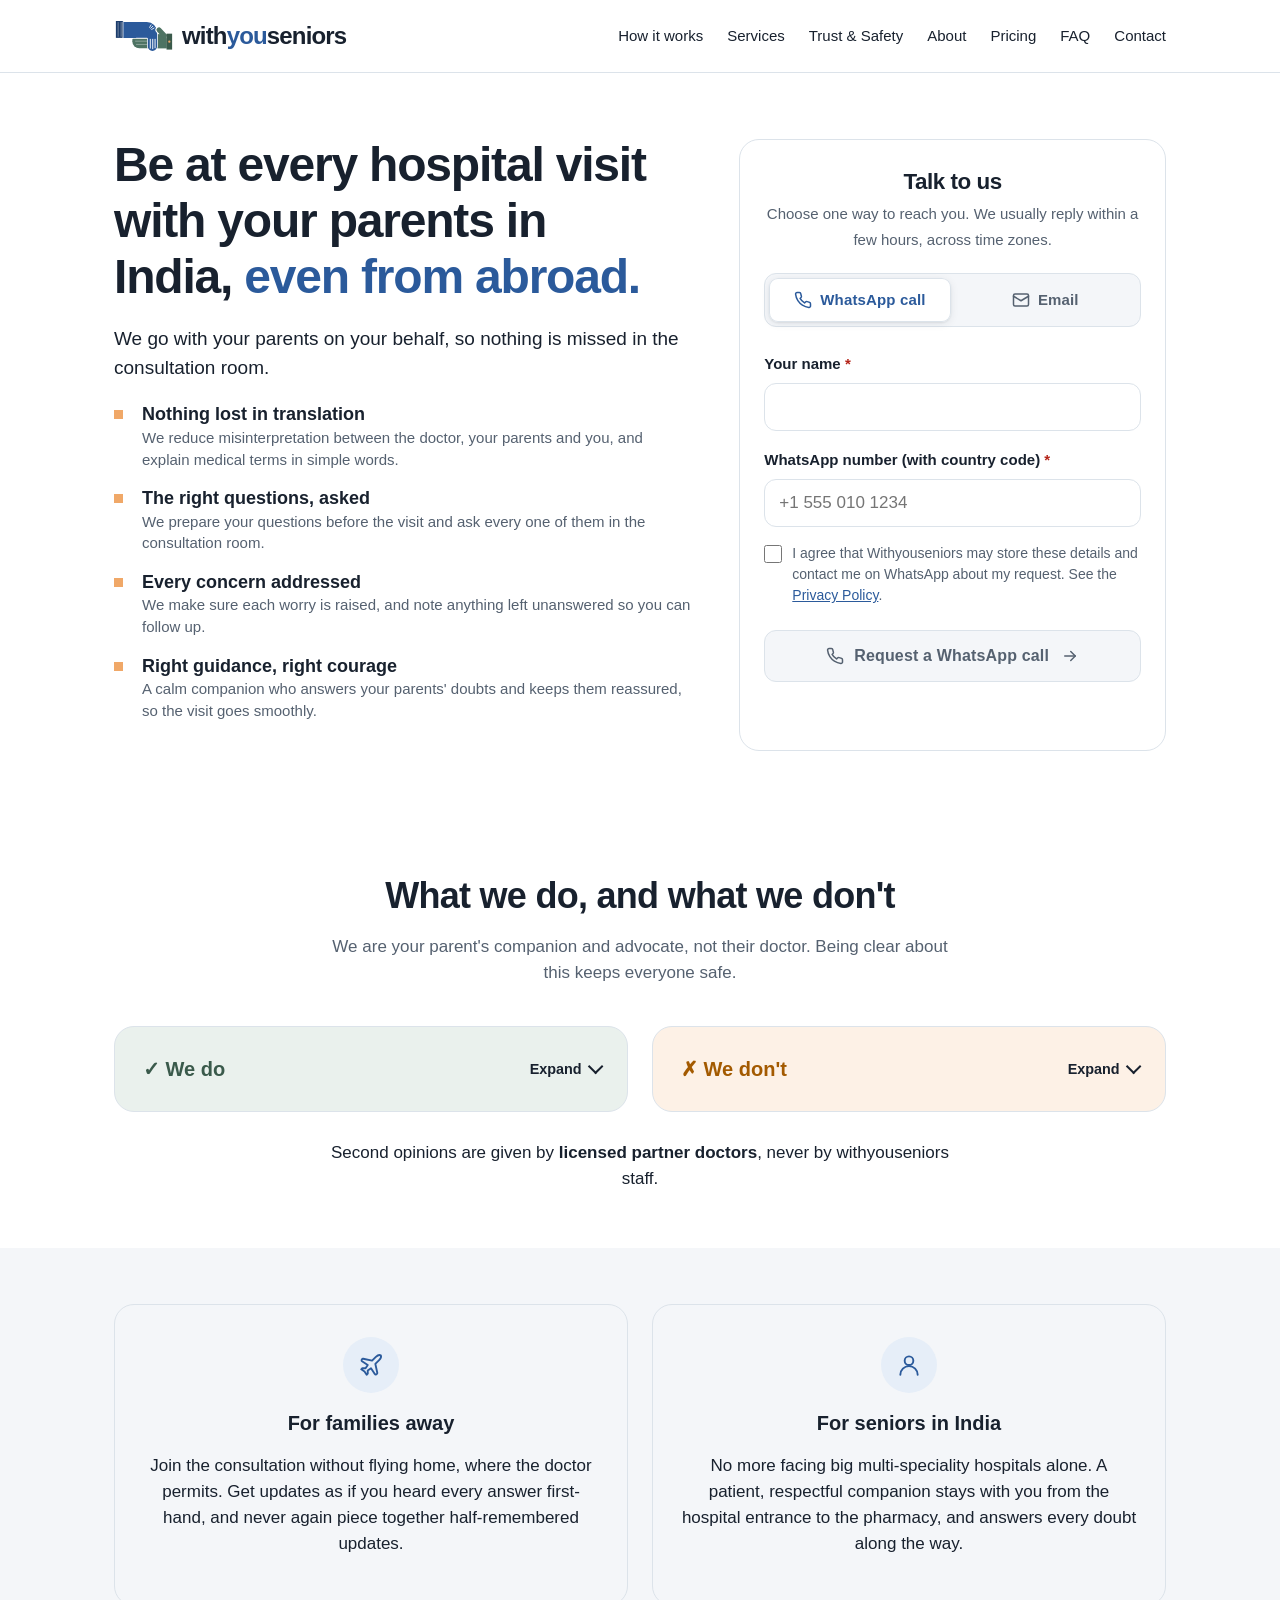
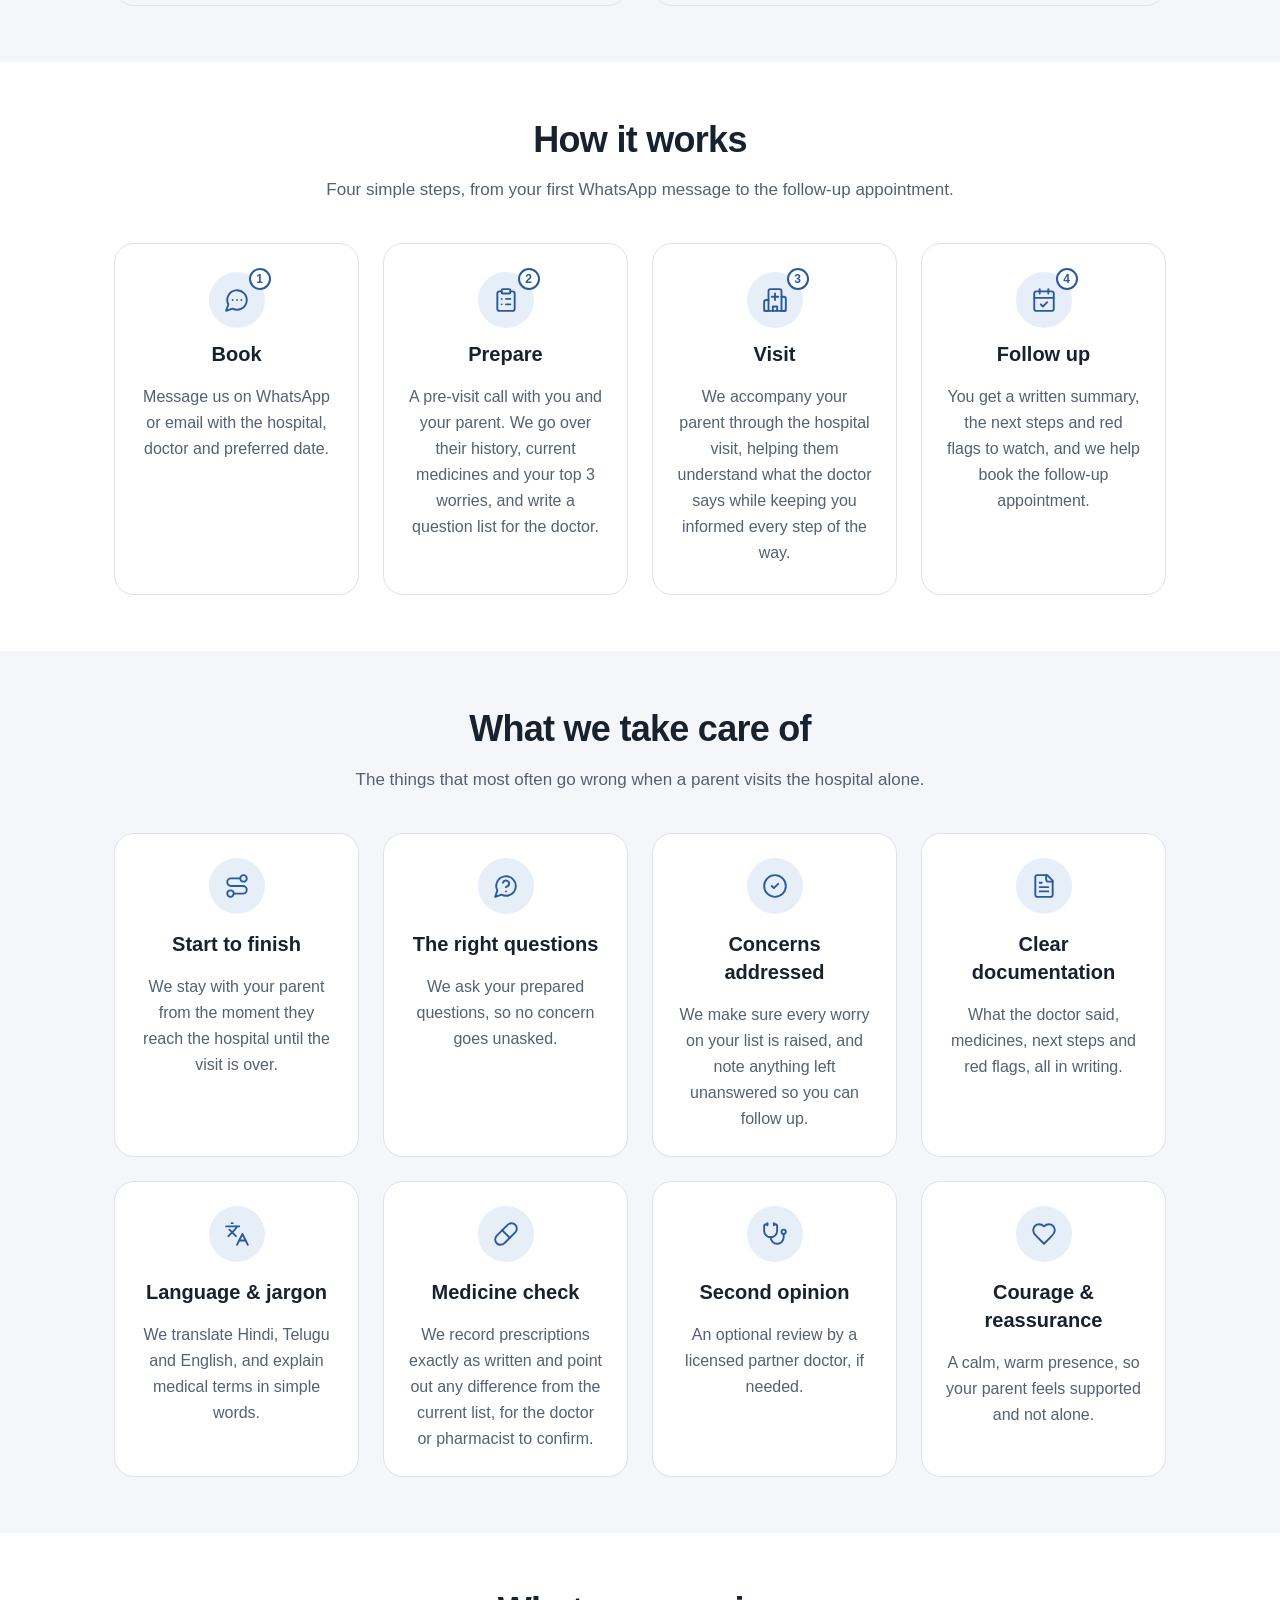
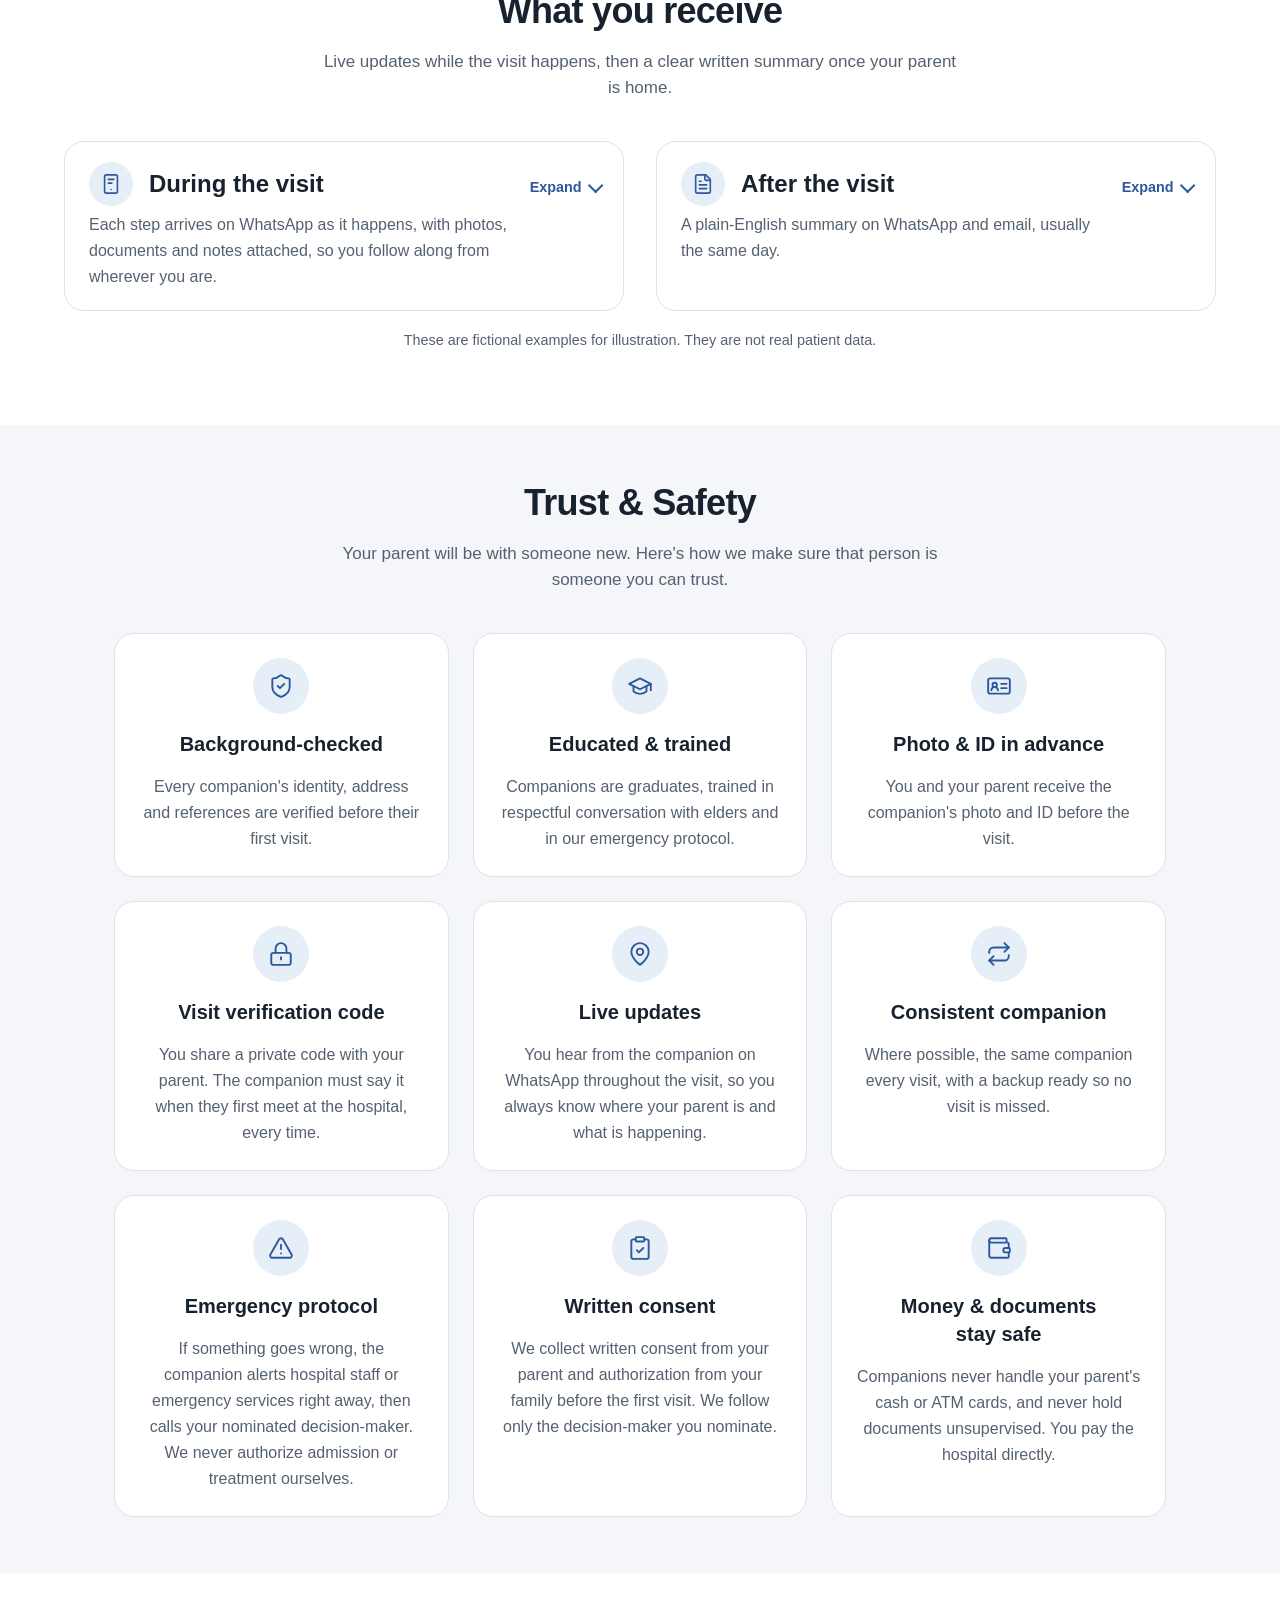
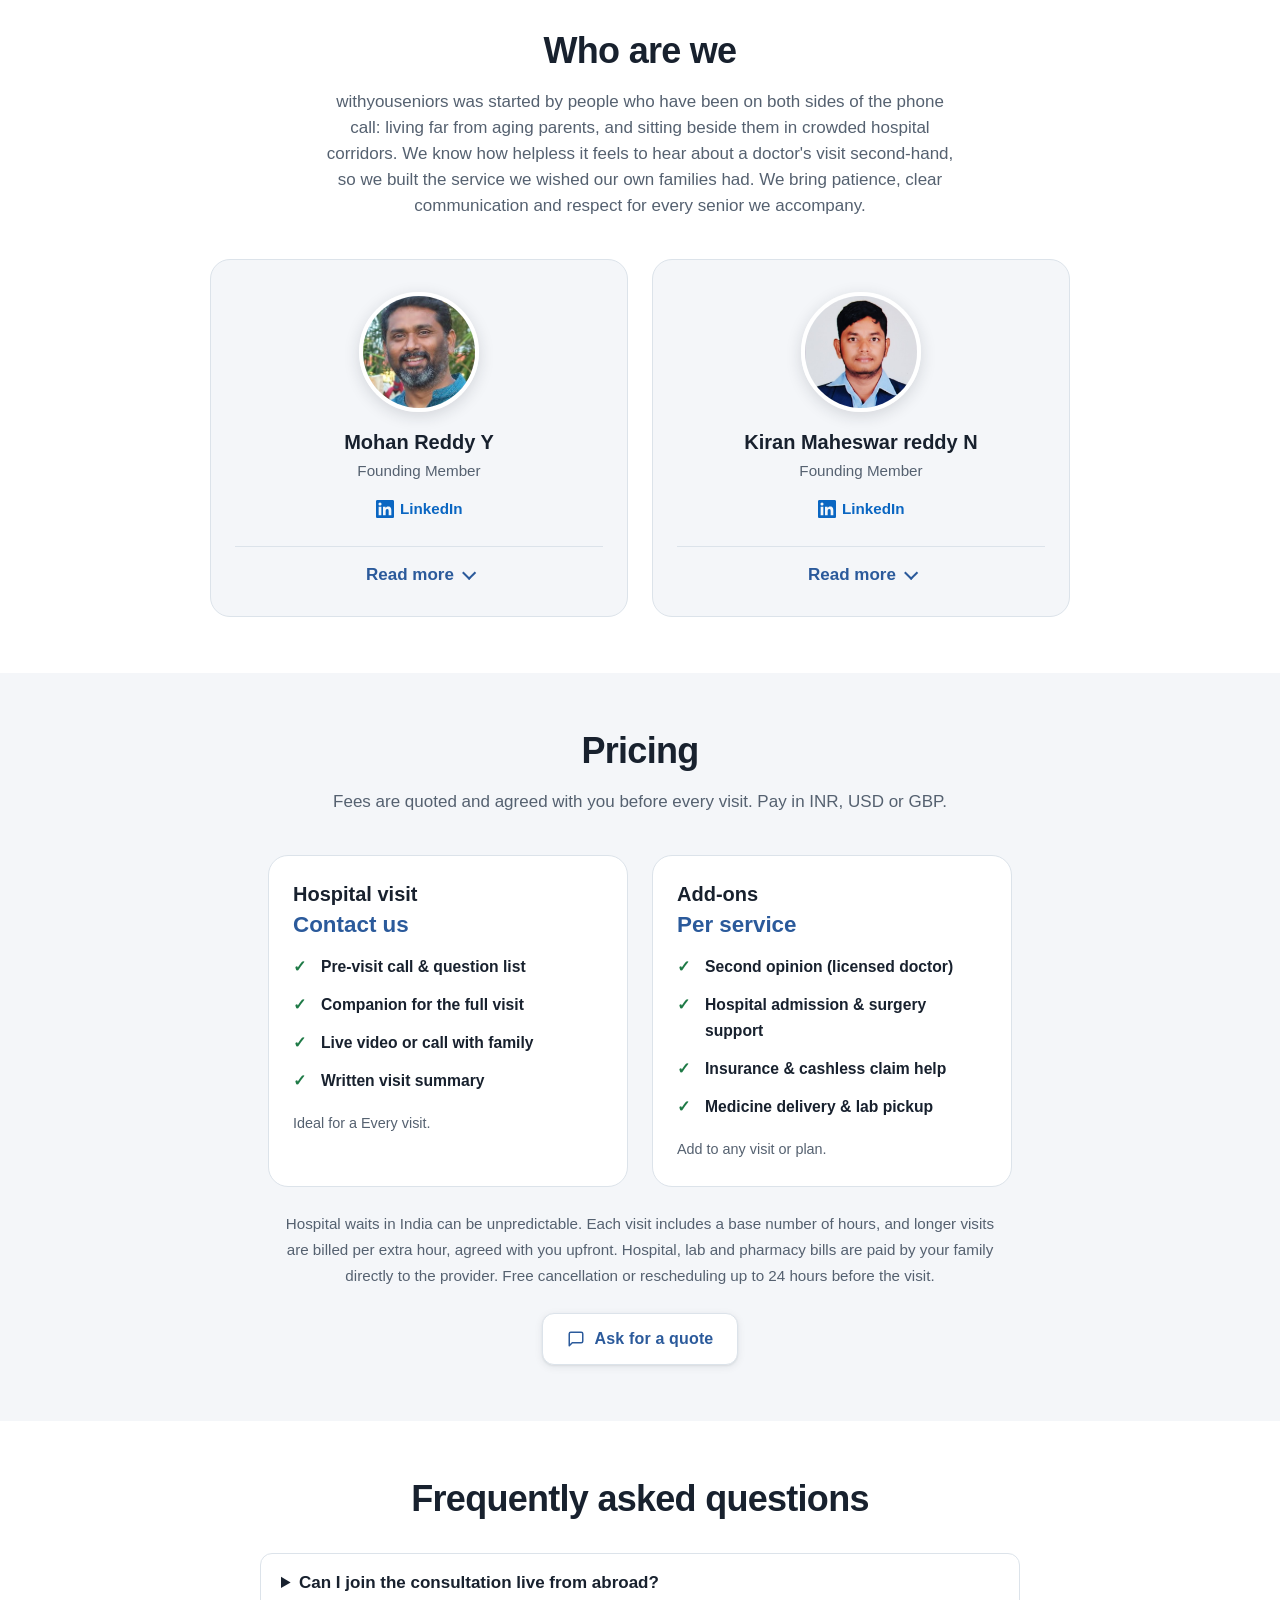
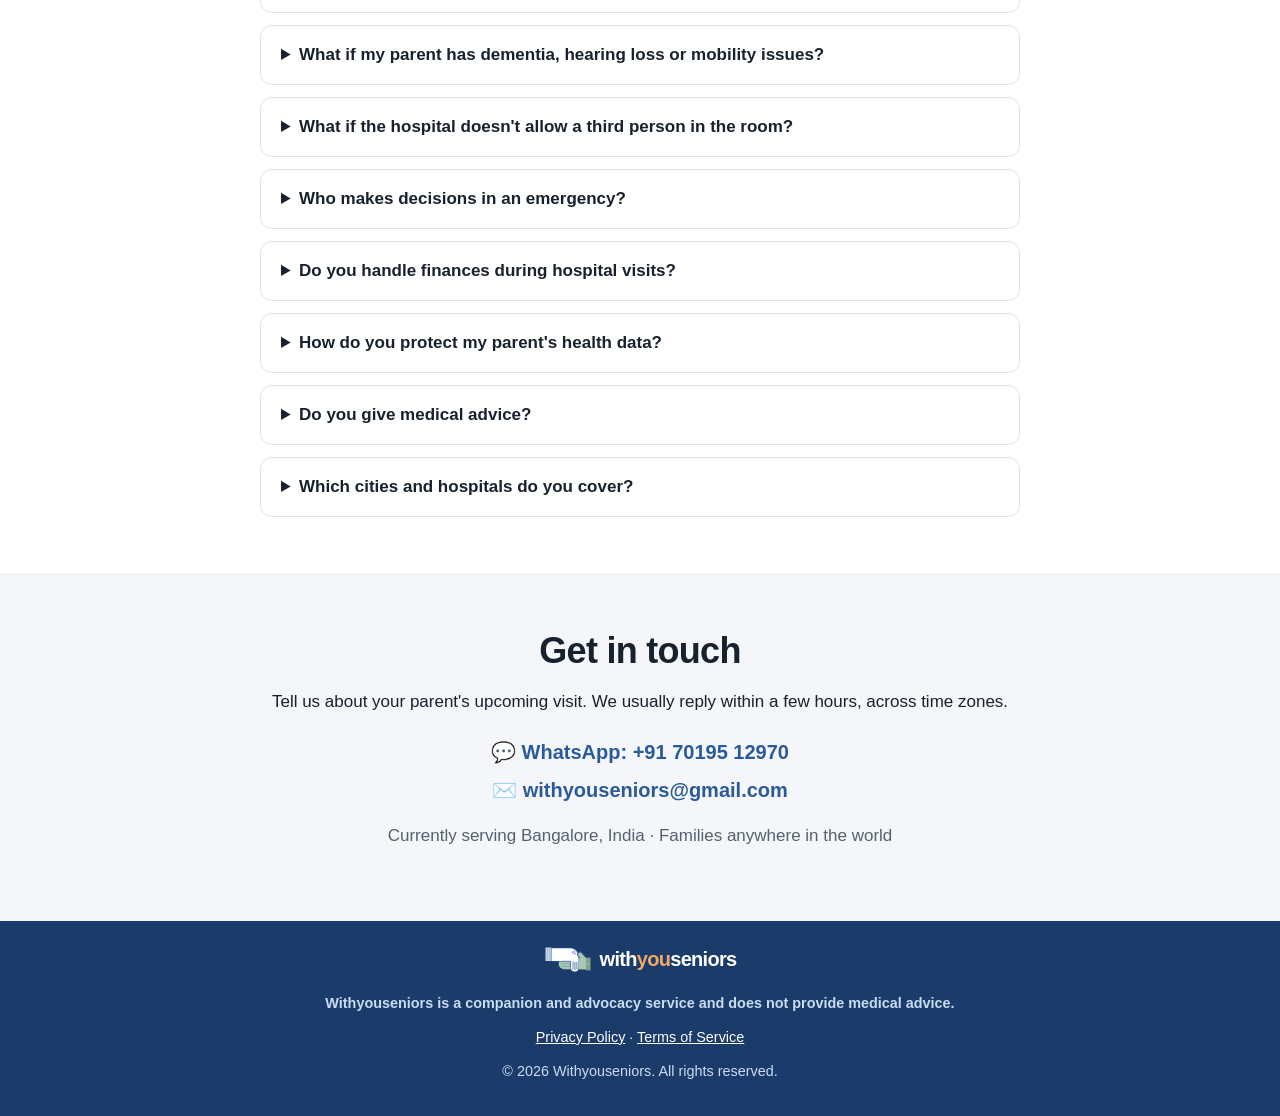
<file: index.html>
<!doctype html>
<html lang="en">
<head>
  <meta charset="UTF-8">
  <meta name="viewport" content="width=device-width, initial-scale=1.0">
  <title>Withyouseniors — Hospital Visit Companions for Your Parents in India</title>
  <meta name="description" content="Withyouseniors accompanies your parents to hospital visits in India on your behalf — asking the right questions, keeping you connected live, and sending a clear written summary. For families in the US, UK and abroad.">

  <meta property="og:title" content="Withyouseniors — We're with them, so you're with them">
  <meta property="og:description" content="Trained hospital-visit companions for seniors in India, with live updates and clear visit summaries for families abroad.">
  <meta property="og:type" content="website">
  <meta property="og:url" content="https://www.withyouseniors.in/">

  <link rel="icon" type="image/svg+xml" href="assets/favicon.svg">
  <meta name="theme-color" content="#2B5A9B">

  <link rel="stylesheet" href="styles.css">
</head>
<script async src="https://www.googletagmanager.com/gtm.js?id=GTM-WZBLW92P"></script>
<script>
  window.dataLayer = window.dataLayer || [];
  function gtag(){dataLayer.push(arguments);}
  gtag('js', new Date());
</script>
<body>

  <header class="site-header">
    <div class="container header-inner">
      <a class="logo" href="#top" aria-label="withyouseniors home"><img class="logo-mark" src="assets/logo.svg" alt="" width="60" height="36"><span class="logo-word">with<span class="logo-you">you</span>seniors</span></a>
      <button class="nav-toggle" id="navToggle" aria-label="Toggle navigation" aria-expanded="false" aria-controls="siteNav">
        <span></span><span></span><span></span>
      </button>
      <nav class="site-nav" id="siteNav">
        <a href="#how-it-works">How it works</a>
        <a href="#services">Services</a>
        <a href="#trust">Trust &amp; Safety</a>
        <a href="#about">About</a>
        <a href="#pricing">Pricing</a>
        <a href="#faq">FAQ</a>
        <a href="#contact">Contact</a>
      </nav>
    </div>
  </header>

  <main id="top">

    <!-- Hero -->
    <section class="hero hero-split">
      <div class="container hero-grid">
        <div class="hero-copy">
          <h1>Be at every hospital visit with your parents in India, <span class="hero-accent">even from abroad.</span></h1>
          <p class="hero-lead">We go with your parents on your behalf, so nothing is missed in the consultation room.</p>
          <ul class="hero-points">
            <li><strong>Nothing lost in translation</strong><span>We reduce misinterpretation between the doctor, your parents and you, and explain medical terms in simple words.</span></li>
            <li><strong>The right questions, asked</strong><span>We prepare your questions before the visit and ask every one of them in the consultation room.</span></li>
            <li><strong>Every concern addressed</strong><span>We make sure each worry is raised, and note anything left unanswered so you can follow up.</span></li>
            <li><strong>Right guidance, right courage</strong><span>A calm companion who answers your parents' doubts and keeps them reassured, so the visit goes smoothly.</span></li>
          </ul>
        </div>
        <aside class="lead-card" id="register" aria-labelledby="leadTitle">
          <h2 id="leadTitle">Talk to us</h2>
          <p class="lead-sub">Choose one way to reach you. We usually reply within a few hours, across time zones.</p>

          <div class="lead-tabs" role="tablist" aria-label="How should we reach you?">
            <button type="button" role="tab" id="tabWhatsapp" class="lead-tab is-active" aria-selected="true" aria-controls="formWhatsapp"><svg class="lead-tab-icon" viewBox="0 0 24 24" fill="none" stroke="currentColor" stroke-width="2" stroke-linecap="round" stroke-linejoin="round" aria-hidden="true"><path d="M22 16.92v3a2 2 0 0 1-2.18 2 19.79 19.79 0 0 1-8.63-3.07 19.5 19.5 0 0 1-6-6 19.79 19.79 0 0 1-3.07-8.67A2 2 0 0 1 4.11 2h3a2 2 0 0 1 2 1.72c.13.96.36 1.9.7 2.81a2 2 0 0 1-.45 2.11L8.09 9.91a16 16 0 0 0 6 6l1.27-1.27a2 2 0 0 1 2.11-.45c.91.34 1.85.57 2.81.7A2 2 0 0 1 22 16.92z"/></svg><span>WhatsApp call</span></button>
            <button type="button" role="tab" id="tabEmail" class="lead-tab" aria-selected="false" aria-controls="formEmail" tabindex="-1"><svg class="lead-tab-icon" viewBox="0 0 24 24" fill="none" stroke="currentColor" stroke-width="2" stroke-linecap="round" stroke-linejoin="round" aria-hidden="true"><rect x="2" y="4" width="20" height="16" rx="2"/><path d="m22 7-10 6L2 7"/></svg><span>Email</span></button>
          </div>

          <form class="lead-form" id="formWhatsapp" role="tabpanel" aria-labelledby="tabWhatsapp" data-method="whatsapp_call" novalidate>
            <div class="field">
              <label for="waName">Your name <span class="req" aria-hidden="true">*</span></label>
              <input id="waName" name="name" type="text" autocomplete="name" maxlength="100" required>
            </div>
            <div class="field">
              <label for="waNumber">WhatsApp number (with country code) <span class="req" aria-hidden="true">*</span></label>
              <input id="waNumber" name="whatsapp" type="tel" inputmode="tel" autocomplete="tel" placeholder="+1 555 010 1234" required>
            </div>
            <div class="field-trap" aria-hidden="true">
              <label for="waWebsite">Leave this field empty</label>
              <input id="waWebsite" name="website" type="text" tabindex="-1" autocomplete="off">
            </div>
            <label class="field-consent">
              <input name="consent" type="checkbox" required>
              <span>I agree that Withyouseniors may store these details and contact me on WhatsApp about my request. See the <a href="privacy.html">Privacy Policy</a>.</span>
            </label>
            <button class="btn btn-primary btn-submit" type="submit" disabled><svg class="btn-icon" viewBox="0 0 24 24" fill="none" stroke="currentColor" stroke-width="2" stroke-linecap="round" stroke-linejoin="round" aria-hidden="true"><path d="M22 16.92v3a2 2 0 0 1-2.18 2 19.79 19.79 0 0 1-8.63-3.07 19.5 19.5 0 0 1-6-6 19.79 19.79 0 0 1-3.07-8.67A2 2 0 0 1 4.11 2h3a2 2 0 0 1 2 1.72c.13.96.36 1.9.7 2.81a2 2 0 0 1-.45 2.11L8.09 9.91a16 16 0 0 0 6 6l1.27-1.27a2 2 0 0 1 2.11-.45c.91.34 1.85.57 2.81.7A2 2 0 0 1 22 16.92z"/></svg><span class="btn-label">Request a WhatsApp call</span><svg class="btn-arrow" viewBox="0 0 24 24" fill="none" stroke="currentColor" stroke-width="2" stroke-linecap="round" stroke-linejoin="round" aria-hidden="true"><path d="M5 12h14"/><path d="m13 6 6 6-6 6"/></svg></button>
          </form>

          <form class="lead-form" id="formEmail" role="tabpanel" aria-labelledby="tabEmail" data-method="email" hidden novalidate>
            <div class="field">
              <label for="emEmail">Email <span class="req" aria-hidden="true">*</span></label>
              <input id="emEmail" name="email" type="email" autocomplete="email" maxlength="254" required>
            </div>
            <div class="field">
              <label for="emMessage">How can we help? <span class="req" aria-hidden="true">*</span></label>
              <textarea id="emMessage" name="message" rows="4" maxlength="1000" placeholder="Tell us about your parent's upcoming visit" required></textarea>
            </div>
            <div class="field-trap" aria-hidden="true">
              <label for="emWebsite">Leave this field empty</label>
              <input id="emWebsite" name="website" type="text" tabindex="-1" autocomplete="off">
            </div>
            <label class="field-consent">
              <input name="consent" type="checkbox" required>
              <span>I agree that Withyouseniors may store these details and contact me by email about my request. See the <a href="privacy.html">Privacy Policy</a>.</span>
            </label>
            <button class="btn btn-primary btn-submit" type="submit" disabled><svg class="btn-icon" viewBox="0 0 24 24" fill="none" stroke="currentColor" stroke-width="2" stroke-linecap="round" stroke-linejoin="round" aria-hidden="true"><rect x="2" y="4" width="20" height="16" rx="2"/><path d="m22 7-10 6L2 7"/></svg><span class="btn-label">Send message</span><svg class="btn-arrow" viewBox="0 0 24 24" fill="none" stroke="currentColor" stroke-width="2" stroke-linecap="round" stroke-linejoin="round" aria-hidden="true"><path d="M5 12h14"/><path d="m13 6 6 6-6 6"/></svg></button>
          </form>

          <p class="form-status" id="leadStatus" role="status" aria-live="polite"></p>
        </aside>
      </div>
    </section>

    <!-- What we do / don't do -->
    <section id="scope" class="section scope">
      <div class="container">
        <h2>What we do, and what we don't</h2>
        <p class="section-intro">We are your parent's companion and advocate, not their doctor. Being clear about this keeps everyone safe.</p>
        <div class="two-col">
          <details class="scope-list scope-do">
            <summary class="scope-summary"><h3>✓ We do</h3><span class="scope-toggle" aria-hidden="true"></span></summary>
            <ul>
              <li>Accompany your parent through the entire visit</li>
              <li>Ask your questions and take detailed notes</li>
              <li>Translate and explain medical terms simply</li>
              <li>Document what the doctor said, medicines and next steps</li>
              <li>Meet your parent at the hospital and stay until the visit is over</li>
              <li>Keep you connected with live updates, and be available for a call or WhatsApp</li>
              <li>Protect your parent's health data. It is shared only with the family members you name. See our <a href="privacy.html">Privacy Policy</a></li>
            </ul>
          </details>
          <details class="scope-list scope-dont">
            <summary class="scope-summary"><h3>✗ We don't</h3><span class="scope-toggle" aria-hidden="true"></span></summary>
            <ul>
              <li>Diagnose or give medical advice</li>
              <li>Change, skip or suggest medicine doses</li>
              <li>Make treatment decisions on your family's behalf</li>
              <li>Handle your parent's cash, ATM cards or documents unsupervised</li>
              <li>Pay hospital bills. You pay the hospital directly.</li>
              <li>Provide home pickup and drop</li>
              <li>Nursing care</li>
            </ul>
          </details>
        </div>
        <p class="scope-note">
          Second opinions are given by <strong>licensed partner doctors</strong>, never by withyouseniors staff.
        </p>
      </div>
    </section>

    <!-- Who it's for -->
    <section class="section audiences">
      <div class="container">
        <div class="two-col">
          <div class="audience-card">
            <div class="card-icon" aria-hidden="true"><svg viewBox="0 0 24 24" fill="none" stroke="currentColor" stroke-width="1.75" stroke-linecap="round" stroke-linejoin="round"><path d="M17.8 19.2 16 11l3.5-3.5C21 6 21.5 4 21 3c-1-.5-3 0-4.5 1.5L13 8 4.8 6.2c-.5-.1-.9.1-1.1.5l-.3.5c-.2.5-.1 1 .3 1.3L9 12l-2 3H4l-1 1 3 2 2 3 1-1v-3l3-2 3.5 5.3c.3.4.8.5 1.3.3l.5-.2c.4-.3.6-.7.5-1.2z"/></svg></div>
            <h3>For families away</h3>
            <p>Join the consultation without flying home, where the doctor permits. Get updates as if
              you heard every answer first-hand, and never again piece together
              half-remembered updates.</p>
          </div>
          <div class="audience-card">
            <div class="card-icon" aria-hidden="true"><svg viewBox="0 0 24 24" fill="none" stroke="currentColor" stroke-width="1.75" stroke-linecap="round" stroke-linejoin="round"><circle cx="12" cy="8" r="4"/><path d="M20 21a8 8 0 0 0-16 0"/></svg></div>
            <h3>For seniors in India</h3>
            <p>No more facing big multi-speciality hospitals alone. A patient, respectful companion
              stays with you from the hospital entrance to the pharmacy, and answers every doubt along the way.</p>
          </div>
        </div>
      </div>
    </section>

    <!-- How it works -->
    <section id="how-it-works" class="section how-it-works">
      <div class="container">
        <h2>How it works</h2>
        <p class="section-intro">Four simple steps, from your first WhatsApp message to the follow-up appointment.</p>
        <ol class="steps">
          <li class="step">
            <div class="card-icon step-icon" aria-hidden="true"><svg viewBox="0 0 24 24" fill="none" stroke="currentColor" stroke-width="1.75" stroke-linecap="round" stroke-linejoin="round"><path d="M7.9 20A9 9 0 1 0 4 16.1L2 22Z"/><path d="M8 12h.01"/><path d="M12 12h.01"/><path d="M16 12h.01"/></svg><span class="step-badge">1</span></div>
            <h3>Book</h3>
            <p>Message us on WhatsApp or email with the hospital, doctor and preferred date.</p>
          </li>
          <li class="step">
            <div class="card-icon step-icon" aria-hidden="true"><svg viewBox="0 0 24 24" fill="none" stroke="currentColor" stroke-width="1.75" stroke-linecap="round" stroke-linejoin="round"><rect width="8" height="4" x="8" y="2" rx="1"/><path d="M16 4h2a2 2 0 0 1 2 2v14a2 2 0 0 1-2 2H6a2 2 0 0 1-2-2V6a2 2 0 0 1 2-2h2"/><path d="M12 11h4"/><path d="M12 16h4"/><path d="M8 11h.01"/><path d="M8 16h.01"/></svg><span class="step-badge">2</span></div>
            <h3>Prepare</h3>
            <p>A pre-visit call with you and your parent. We go over their history, current medicines
              and your top 3 worries, and write a question list for the doctor.</p>
          </li>
          <li class="step">
            <div class="card-icon step-icon" aria-hidden="true"><svg viewBox="0 0 24 24" fill="none" stroke="currentColor" stroke-width="1.75" stroke-linecap="round" stroke-linejoin="round"><path d="M6 22V4a2 2 0 0 1 2-2h8a2 2 0 0 1 2 2v18"/><path d="M6 12H4a2 2 0 0 0-2 2v6a2 2 0 0 0 2 2h2"/><path d="M18 9h2a2 2 0 0 1 2 2v9a2 2 0 0 1-2 2h-2"/><path d="M2 22h20"/><path d="M12 6v6"/><path d="M9 9h6"/><path d="M10 22v-4h4v4"/></svg><span class="step-badge">3</span></div>
            <h3>Visit</h3>
            <p>We accompany your parent through the hospital visit, helping them understand what the doctor says while keeping you informed every step of the way.</p>
          </li>
          <li class="step">
            <div class="card-icon step-icon" aria-hidden="true"><svg viewBox="0 0 24 24" fill="none" stroke="currentColor" stroke-width="1.75" stroke-linecap="round" stroke-linejoin="round"><rect width="18" height="18" x="3" y="4" rx="2"/><path d="M16 2v4"/><path d="M8 2v4"/><path d="M3 10h18"/><path d="m9 16 2 2 4-4"/></svg><span class="step-badge">4</span></div>
            <h3>Follow up</h3>
            <p>You get a written summary, the next steps and red flags to watch, and we help
              book the follow-up appointment.</p>
          </li>
        </ol>
      </div>
    </section>

    <!-- What we take care of -->
    <section id="services" class="section services">
      <div class="container">
        <h2>What we take care of</h2>
        <p class="section-intro">The things that most often go wrong when a parent visits the hospital alone.</p>
        <div class="card-grid card-grid-4">
          <div class="card">
            <div class="card-icon" aria-hidden="true"><svg viewBox="0 0 24 24" fill="none" stroke="currentColor" stroke-width="1.75" stroke-linecap="round" stroke-linejoin="round"><circle cx="6" cy="19" r="3"/><path d="M9 19h8.5a3.5 3.5 0 0 0 0-7h-11a3.5 3.5 0 0 1 0-7H15"/><circle cx="18" cy="5" r="3"/></svg></div>
            <h3>Start to finish</h3>
            <p>We stay with your parent from the moment they reach the hospital until the visit is over.</p>
          </div>
          <div class="card">
            <div class="card-icon" aria-hidden="true"><svg viewBox="0 0 24 24" fill="none" stroke="currentColor" stroke-width="1.75" stroke-linecap="round" stroke-linejoin="round"><path d="M7.9 20A9 9 0 1 0 4 16.1L2 22Z"/><path d="M9.09 9a3 3 0 0 1 5.83 1c0 2-3 3-3 3"/><path d="M12 17h.01"/></svg></div>
            <h3>The right questions</h3>
            <p>We ask your prepared questions, so no concern goes unasked.</p>
          </div>
          <div class="card">
            <div class="card-icon" aria-hidden="true"><svg viewBox="0 0 24 24" fill="none" stroke="currentColor" stroke-width="1.75" stroke-linecap="round" stroke-linejoin="round"><circle cx="12" cy="12" r="10"/><path d="m9 12 2 2 4-4"/></svg></div>
            <h3>Concerns addressed</h3>
            <p>We make sure every worry on your list is raised, and note anything left unanswered so you can follow up.</p>
          </div>
          <div class="card">
            <div class="card-icon" aria-hidden="true"><svg viewBox="0 0 24 24" fill="none" stroke="currentColor" stroke-width="1.75" stroke-linecap="round" stroke-linejoin="round"><path d="M15 2H6a2 2 0 0 0-2 2v16a2 2 0 0 0 2 2h12a2 2 0 0 0 2-2V7Z"/><path d="M14 2v4a2 2 0 0 0 2 2h4"/><path d="M16 13H8"/><path d="M16 17H8"/><path d="M10 9H8"/></svg></div>
            <h3>Clear documentation</h3>
            <p>What the doctor said, medicines, next steps and red flags, all in writing.</p>
          </div>
          <div class="card">
            <div class="card-icon" aria-hidden="true"><svg viewBox="0 0 24 24" fill="none" stroke="currentColor" stroke-width="1.75" stroke-linecap="round" stroke-linejoin="round"><path d="m5 8 6 6"/><path d="m4 14 6-6 2-3"/><path d="M2 5h12"/><path d="M7 2h1"/><path d="m22 22-5-10-5 10"/><path d="M14 18h6"/></svg></div>
            <h3>Language &amp; jargon</h3>
            <p>We translate Hindi, Telugu and English, and explain medical terms in simple words.</p>
          </div>
          <div class="card">
            <div class="card-icon" aria-hidden="true"><svg viewBox="0 0 24 24" fill="none" stroke="currentColor" stroke-width="1.75" stroke-linecap="round" stroke-linejoin="round"><path d="m10.5 20.5 10-10a4.95 4.95 0 1 0-7-7l-10 10a4.95 4.95 0 1 0 7 7Z"/><path d="m8.5 8.5 7 7"/></svg></div>
            <h3>Medicine check</h3>
            <p>We record prescriptions exactly as written and point out any difference from the current list, for the doctor or pharmacist to confirm.</p>
          </div>
          <div class="card">
            <div class="card-icon" aria-hidden="true"><svg viewBox="0 0 24 24" fill="none" stroke="currentColor" stroke-width="1.75" stroke-linecap="round" stroke-linejoin="round"><path d="M11 2v2"/><path d="M5 2v2"/><path d="M5 3H4a2 2 0 0 0-2 2v4a6 6 0 0 0 12 0V5a2 2 0 0 0-2-2h-1"/><path d="M8 15a6 6 0 0 0 12 0v-3"/><circle cx="20" cy="10" r="2"/></svg></div>
            <h3>Second opinion</h3>
            <p>An optional review by a licensed partner doctor, if needed.</p>
          </div>
          <div class="card">
            <div class="card-icon" aria-hidden="true"><svg viewBox="0 0 24 24" fill="none" stroke="currentColor" stroke-width="1.75" stroke-linecap="round" stroke-linejoin="round"><path d="M19 14c1.49-1.46 3-3.21 3-5.5A5.5 5.5 0 0 0 16.5 3c-1.76 0-3 .5-4.5 2-1.5-1.5-2.74-2-4.5-2A5.5 5.5 0 0 0 2 8.5c0 2.3 1.5 4.05 3 5.5l7 7Z"/></svg></div>
            <h3>Courage &amp; reassurance</h3>
            <p>A calm, warm presence, so your parent feels supported and not alone.</p>
          </div>
        </div>
      </div>
    </section>

    <!-- Sample visit summary -->
    <section id="sample" class="section sample">
      <div class="container">
        <h2>What you receive</h2>
        <p class="section-intro">Live updates while the visit happens, then a clear written summary once your parent is home.</p>

        <div class="receive-cols">
        <!-- Part 1: During the visit -->
        <details class="receive-part">
          <summary class="receive-summary">
              <h3 class="receive-heading"><span class="receive-icon" aria-hidden="true"><svg viewBox="0 0 24 24" fill="none" stroke="currentColor" stroke-width="1.75" stroke-linecap="round" stroke-linejoin="round"><rect width="14" height="20" x="5" y="2" rx="2"/><path d="M12 18h.01"/><path d="M9 7h6"/><path d="M9 11h4"/></svg></span> During the visit</h3>
              <span class="receive-intro">Each step arrives on WhatsApp as it happens, with photos, documents and notes attached, so you follow along from wherever you are.</span>
            <span class="receive-toggle" aria-hidden="true"></span>
          </summary>

          <div class="timeline-card">
            <div class="summary-header">
              <span class="summary-badge">Sample</span>
              <div>
                <p class="summary-title">Live visit timeline: Cardiology follow-up</p>
                <p class="summary-meta">Times shown in India (IST) and for a family in London (GMT)</p>
              </div>
            </div>

            <ol class="timeline">
              <li class="tl-item">
                <div class="tl-time"><strong>9:40 AM</strong><span>4:10 AM London</span></div>
                <div class="tl-body">
                  <h4>🏥 Arrived at hospital</h4>
                  <p>Companion introduced to your parent. Registration done and token received. Wheelchair arranged at the entrance.</p>
                  <ul class="tl-artifacts"><li>🧾 Registration slip</li></ul>
                </div>
              </li>
              <li class="tl-item">
                <div class="tl-time"><strong>10:15 AM</strong><span>4:45 AM London</span></div>
                <div class="tl-body">
                  <h4>🩺 Vitals checked</h4>
                  <p>Nurse recorded BP 138/86 and weight 68 kg. Waiting time to see the doctor: about 30 minutes.</p>
                  <ul class="tl-artifacts"><li>📷 Vitals sheet</li></ul>
                </div>
              </li>
              <li class="tl-item tl-key">
                <div class="tl-time"><strong>10:50 AM</strong><span>5:20 AM London</span></div>
                <div class="tl-body">
                  <h4>👨‍⚕️ Doctor's appointment</h4>
                  <p>All of your prepared questions were asked and answered.</p>
                  <ul class="tl-artifacts"><li>❓ Question list</li></ul>
                </div>
              </li>
              <li class="tl-item tl-key">
                <div class="tl-time"><strong>11:15 AM</strong><span>5:45 AM London</span></div>
                <div class="tl-body">
                  <h4>📝 Doctor conversation summary</h4>
                  <p>BP is better controlled. The current BP tablet may be causing ankle swelling, so the doctor switched it. ECG ordered today, and a kidney function test in 2 weeks.</p>
                  <ul class="tl-artifacts"><li>📄 Prescription photo</li><li>🗒️ Consultation notes</li><li>🎙️ Voice note (with consent)</li></ul>
                </div>
              </li>
              <li class="tl-item">
                <div class="tl-time"><strong>11:30 AM</strong><span>6:00 AM London</span></div>
                <div class="tl-body">
                  <h4>🧪 Tests prescribed</h4>
                  <p>ECG today. Kidney function blood test in 2 weeks. Cost estimate shared with you before payment.</p>
                  <ul class="tl-artifacts"><li>📄 Test order</li><li>💳 Cost estimate</li></ul>
                </div>
              </li>
              <li class="tl-item">
                <div class="tl-time"><strong>11:45 AM</strong><span>6:15 AM London</span></div>
                <div class="tl-body">
                  <h4>📈 Attended the ECG</h4>
                  <p>Stayed with your parent throughout the test. Report collected and shown to the doctor before leaving.</p>
                  <ul class="tl-artifacts"><li>📄 ECG report (PDF)</li></ul>
                </div>
              </li>
              <li class="tl-item">
                <div class="tl-time"><strong>12:30 PM</strong><span>7:00 AM London</span></div>
                <div class="tl-body">
                  <h4>💊 Pharmacy</h4>
                  <p>Medicines collected and compared with the existing list. No difference needing the doctor's attention. Pharmacist confirmed.</p>
                  <ul class="tl-artifacts"><li>🧾 Pharmacy bill</li><li>📷 Medicine strips</li></ul>
                </div>
              </li>
              <li class="tl-item tl-done">
                <div class="tl-time"><strong>1:15 PM</strong><span>7:45 AM London</span></div>
                <div class="tl-body">
                  <h4>🏠 Visit complete</h4>
                  <p>Your parent leaves the hospital. The full written visit summary follows the same day.</p>
                </div>
              </li>
            </ol>
          </div>
        </details>

        <!-- Part 2: After the visit -->
        <details class="receive-part">
          <summary class="receive-summary">
              <h3 class="receive-heading"><span class="receive-icon" aria-hidden="true"><svg viewBox="0 0 24 24" fill="none" stroke="currentColor" stroke-width="1.75" stroke-linecap="round" stroke-linejoin="round"><path d="M15 2H6a2 2 0 0 0-2 2v16a2 2 0 0 0 2 2h12a2 2 0 0 0 2-2V7Z"/><path d="M14 2v4a2 2 0 0 0 2 2h4"/><path d="M16 13H8"/><path d="M16 17H8"/><path d="M10 9H8"/></svg></span> After the visit</h3>
              <span class="receive-intro">A plain-English summary on WhatsApp and email, usually the same day.</span>
            <span class="receive-toggle" aria-hidden="true"></span>
          </summary>

        <article class="summary-card" aria-label="Sample visit summary">
          <div class="summary-header">
            <span class="summary-badge">Sample</span>
            <div>
              <p class="summary-title">Visit summary: Cardiology follow-up</p>
              <p class="summary-meta">Patient: Mr. A. (sample, age 72) · Multi-speciality hospital, Bangalore · Companion: Priya</p>
            </div>
          </div>

          <div class="summary-grid">
            <div class="summary-block">
              <h3>👨‍⚕️ Doctor said</h3>
              <ul>
                <li>Blood pressure is better controlled than last visit (138/86).</li>
                <li>ECG is stable. No new changes.</li>
                <li>Mild ankle swelling may be from the current BP tablet.</li>
              </ul>
            </div>
            <div class="summary-block">
              <h3>💊 Medicines (exactly as written)</h3>
              <ul>
                <li>Tab. Amlodipine 5 mg: <strong>stopped</strong></li>
                <li>Tab. Telmisartan 40 mg: 1-0-0, after breakfast (new)</li>
                <li>Tab. Atorvastatin 10 mg: 0-0-1, continue</li>
              </ul>
              <p class="summary-flag">⚠️ Checked: the new tablet was compared with the existing list. No difference needing the doctor's attention. Pharmacist confirmed. We do not give medical advice.</p>
            </div>
            <div class="summary-block">
              <h3>📅 Next steps</h3>
              <ul>
                <li>Kidney function blood test in 2 weeks (lab pickup at home booked).</li>
                <li>Review appointment in 6 weeks. We'll confirm the slot with you.</li>
                <li>Check BP at home every morning and share it on WhatsApp.</li>
              </ul>
            </div>
            <div class="summary-block summary-block-alert">
              <h3>🚩 Red flags to watch (as advised by the doctor)</h3>
              <ul>
                <li>Dizziness on standing up</li>
                <li>BP above 160/100 twice in a row</li>
                <li>Chest pain or breathlessness: call emergency services (112) and us right away</li>
              </ul>
            </div>
          </div>
        </article>
        </details>
        </div>
        <p class="sample-note">These are fictional examples for illustration. They are not real patient data.</p>
      </div>
    </section>

    <!-- Trust & Safety -->
    <!-- REVIEW BEFORE LAUNCH: keep only the claims below that are true today. Remove or mark "coming soon" for anything not yet in place. -->
    <section id="trust" class="section trust">
      <div class="container">
        <h2>Trust &amp; Safety</h2>
        <p class="section-intro">Your parent will be with someone new. Here's how we make sure that person is someone you can trust.</p>
        <div class="card-grid">
          <div class="card">
            <div class="card-icon" aria-hidden="true"><svg viewBox="0 0 24 24" fill="none" stroke="currentColor" stroke-width="1.75" stroke-linecap="round" stroke-linejoin="round"><path d="M20 13c0 5-3.5 7.5-7.66 8.95a1 1 0 0 1-.67-.01C7.5 20.5 4 18 4 13V6a1 1 0 0 1 1-1c2 0 4.5-1.2 6.24-2.72a1.17 1.17 0 0 1 1.52 0C14.51 3.81 17 5 19 5a1 1 0 0 1 1 1z"/><path d="m9 12 2 2 4-4"/></svg></div>
            <h3>Background-checked</h3>
            <p>Every companion's identity, address and references are verified before their first visit.</p>
          </div>
          <div class="card">
            <div class="card-icon" aria-hidden="true"><svg viewBox="0 0 24 24" fill="none" stroke="currentColor" stroke-width="1.75" stroke-linecap="round" stroke-linejoin="round"><path d="M22 10 12 5 2 10l10 5 10-5Z"/><path d="M22 10v6"/><path d="M6 12v5c3 3 9 3 12 0v-5"/></svg></div>
            <h3>Educated &amp; trained</h3>
            <p>Companions are graduates, trained in respectful conversation with elders and in our emergency protocol.</p>
          </div>
          <div class="card">
            <div class="card-icon" aria-hidden="true"><svg viewBox="0 0 24 24" fill="none" stroke="currentColor" stroke-width="1.75" stroke-linecap="round" stroke-linejoin="round"><rect width="20" height="14" x="2" y="5" rx="2"/><circle cx="8" cy="11" r="2"/><path d="M5 16a3 3 0 0 1 6 0"/><path d="M14 10h5"/><path d="M14 14h5"/></svg></div>
            <h3>Photo &amp; ID in advance</h3>
            <p>You and your parent receive the companion's photo and ID before the visit.</p>
          </div>
          <div class="card">
            <div class="card-icon" aria-hidden="true"><svg viewBox="0 0 24 24" fill="none" stroke="currentColor" stroke-width="1.75" stroke-linecap="round" stroke-linejoin="round"><rect width="18" height="11" x="3" y="11" rx="2"/><path d="M7 11V7a5 5 0 0 1 10 0v4"/><path d="M12 15v2"/></svg></div>
            <h3>Visit verification code</h3>
            <p>You share a private code with your parent. The companion must say it when they first meet at the hospital, every time.</p>
          </div>
          <div class="card">
            <div class="card-icon" aria-hidden="true"><svg viewBox="0 0 24 24" fill="none" stroke="currentColor" stroke-width="1.75" stroke-linecap="round" stroke-linejoin="round"><path d="M20 10c0 6-8 12-8 12s-8-6-8-12a8 8 0 0 1 16 0Z"/><circle cx="12" cy="10" r="3"/></svg></div>
            <h3>Live updates</h3>
            <p>You hear from the companion on WhatsApp throughout the visit, so you always know where your parent is and what is happening.</p>
          </div>
          <div class="card">
            <div class="card-icon" aria-hidden="true"><svg viewBox="0 0 24 24" fill="none" stroke="currentColor" stroke-width="1.75" stroke-linecap="round" stroke-linejoin="round"><path d="m17 2 4 4-4 4"/><path d="M3 11v-1a4 4 0 0 1 4-4h14"/><path d="m7 22-4-4 4-4"/><path d="M21 13v1a4 4 0 0 1-4 4H3"/></svg></div>
            <h3>Consistent companion</h3>
            <p>Where possible, the same companion every visit, with a backup ready so no visit is missed.</p>
          </div>
          <div class="card">
            <div class="card-icon" aria-hidden="true"><svg viewBox="0 0 24 24" fill="none" stroke="currentColor" stroke-width="1.75" stroke-linecap="round" stroke-linejoin="round"><path d="m21.73 18-8-14a2 2 0 0 0-3.48 0l-8 14A2 2 0 0 0 4 21h16a2 2 0 0 0 1.73-3"/><path d="M12 9v4"/><path d="M12 17h.01"/></svg></div>
            <h3>Emergency protocol</h3>
            <p>If something goes wrong, the companion alerts hospital staff or emergency services right away, then calls your nominated decision-maker. We never authorize admission or treatment ourselves.</p>
          </div>
          <div class="card">
            <div class="card-icon" aria-hidden="true"><svg viewBox="0 0 24 24" fill="none" stroke="currentColor" stroke-width="1.75" stroke-linecap="round" stroke-linejoin="round"><rect width="8" height="4" x="8" y="2" rx="1"/><path d="M16 4h2a2 2 0 0 1 2 2v14a2 2 0 0 1-2 2H6a2 2 0 0 1-2-2V6a2 2 0 0 1 2-2h2"/><path d="m9 14 2 2 4-4"/></svg></div>
            <h3>Written consent</h3>
            <p>We collect written consent from your parent and authorization from your family before the first visit. We follow only the decision-maker you nominate.</p>
          </div>
          <div class="card">
            <div class="card-icon" aria-hidden="true"><svg viewBox="0 0 24 24" fill="none" stroke="currentColor" stroke-width="1.75" stroke-linecap="round" stroke-linejoin="round"><path d="M19 7V4a1 1 0 0 0-1-1H5a2 2 0 0 0 0 4h15a1 1 0 0 1 1 1v4h-3a2 2 0 0 0 0 4h3a1 1 0 0 0 1-1v-2a1 1 0 0 0-1-1"/><path d="M3 5v14a2 2 0 0 0 2 2h15a1 1 0 0 0 1-1v-4"/></svg></div>
            <h3>Money &amp; documents stay safe</h3>
            <p>Companions never handle your parent's cash or ATM cards, and never hold documents unsupervised. You pay the hospital directly.</p>
          </div>
        </div>
      </div>
    </section>

    <!-- Who we are -->
    <section id="about" class="section about">
      <div class="container">
        <h2>Who are we</h2>
        <p class="section-intro">
          withyouseniors was started by people who have been on both sides of the phone call:
          living far from aging parents, and sitting beside them in crowded hospital corridors.
          We know how helpless it feels to hear about a doctor's visit second-hand, so we built
          the service we wished our own families had. We bring patience, clear communication
          and respect for every senior we accompany.
        </p>
        <div class="founder-grid">
          <!-- TODO: replace Founder 1 placeholder details. For a photo, swap the initials div for:
               <img class="founder-photo" src="assets/founder-1.jpg" alt="Photo of [Name]"> -->
          <article class="founder-card">
            <img class="founder-photo" src="assets/founder-1.jpg" alt="Photo of Mohan Y">
            <h3 class="founder-name">Mohan Reddy Y</h3>
            <p class="founder-role">Founding Member</p>
            <a class="founder-linkedin" href="https://www.linkedin.com/in/mohanyerri/" target="_blank" rel="noopener"><svg class="li-icon" viewBox="0 0 24 24" aria-hidden="true" focusable="false"><path fill="currentColor" d="M20.45 20.45h-3.56v-5.57c0-1.33-.02-3.04-1.85-3.04-1.85 0-2.14 1.45-2.14 2.94v5.67H9.35V9h3.41v1.56h.05c.48-.9 1.64-1.85 3.37-1.85 3.6 0 4.27 2.37 4.27 5.46v6.28zM5.34 7.43a2.06 2.06 0 1 1 0-4.13 2.06 2.06 0 0 1 0 4.13zM7.12 20.45H3.56V9h3.56v11.45zM22.22 0H1.77C.79 0 0 .77 0 1.73v20.54C0 23.23.79 24 1.77 24h20.45c.98 0 1.78-.77 1.78-1.73V1.73C24 .77 23.2 0 22.22 0z"/></svg> LinkedIn</a>
            <details class="founder-details">
              <summary><span class="when-closed">Read more</span><span class="when-open">Show less</span></summary>
              <div class="founder-bio">
                <p><strong>About Me:</strong> 20+ years in fintech, from core banking platforms to market data systems to enterprise AI </p>
                <p><strong>Why we started:</strong> My parents have been hospitalized due to serious health conditions, and I consider myself fortunate to have been by their side during those critical moments.During these visits, I met many senior citizens managing their health challenges on their own. Conversations with them revealed that their children lived abroad, while the parents hesitated to seek help, not wanting to disrupt their children's careers or lives.This deeply moved me and made me think: What if we could bridge this gap and ensure seniors feel cared for and supported, while their children have peace of mind knowing someone is there for their parents?That thought gave birth to withyourseniors.</p>
              </div>
            </details>
          </article>
          <article class="founder-card">
            <img class="founder-photo" src="assets/founder-2.png" alt="Photo of Kiran Maheswar reddy N">
            <h3 class="founder-name">Kiran Maheswar reddy N</h3>
            <p class="founder-role">Founding Member</p>
            <a class="founder-linkedin" href="https://www.linkedin.com/in/kiranmaheshreddy93/" target="_blank" rel="noopener"><svg class="li-icon" viewBox="0 0 24 24" aria-hidden="true" focusable="false"><path fill="currentColor" d="M20.45 20.45h-3.56v-5.57c0-1.33-.02-3.04-1.85-3.04-1.85 0-2.14 1.45-2.14 2.94v5.67H9.35V9h3.41v1.56h.05c.48-.9 1.64-1.85 3.37-1.85 3.6 0 4.27 2.37 4.27 5.46v6.28zM5.34 7.43a2.06 2.06 0 1 1 0-4.13 2.06 2.06 0 0 1 0 4.13zM7.12 20.45H3.56V9h3.56v11.45zM22.22 0H1.77C.79 0 0 .77 0 1.73v20.54C0 23.23.79 24 1.77 24h20.45c.98 0 1.78-.77 1.78-1.73V1.73C24 .77 23.2 0 22.22 0z"/></svg> LinkedIn</a>
            <details class="founder-details">
              <summary><span class="when-closed">Read more</span><span class="when-open">Show less</span></summary>
              <div class="founder-bio">
                
                <p><strong>About Me:</strong> 10+ years of software engineering experience, Ex-SAP, currently at Optum </p>
                <p><strong>Why we started:</strong> I've lived the anxiety of managing a parent's health from afar, and I've watched close friends go through the same—even after visits to top multispecialty hospitals, we were often left with test reports instead of clear, complete answers. We started WithYouSeniors to change that: giving parents in India thorough, attentive care and families abroad the clarity and peace of mind they deserve.</p>
              </div>
            </details>
          </article>
        </div>
      </div>
    </section>

    <!-- Pricing -->
    <section id="pricing" class="section pricing">
      <div class="container">
        <h2>Pricing</h2>
        <p class="section-intro">Fees are quoted and agreed with you before every visit. Pay in INR, USD or GBP.</p>
        <div class="card-grid price-grid price-grid-2">
          <div class="card price-card">
            <h3>Hospital visit</h3>
            <p class="price">Contact us</p>
            <ul class="check-list">
              <li>Pre-visit call &amp; question list</li>
              <li>Companion for the full visit</li>
              <li>Live video or call with family</li>
              <li>Written visit summary</li>
            </ul>
            <p class="price-note">Ideal for a Every visit.</p>
          </div>
         
          <div class="card price-card">
            <h3>Add-ons</h3>
            <p class="price">Per service</p>
            <ul class="check-list">
              <li>Second opinion (licensed doctor)</li>
              <li>Hospital admission &amp; surgery support</li>
              <li>Insurance &amp; cashless claim help</li>
              <li>Medicine delivery &amp; lab pickup</li>
            </ul>
            <p class="price-note">Add to any visit or plan.</p>
          </div>
        </div>
        <p class="pricing-footnote">
          Hospital waits in India can be unpredictable. Each visit includes a base number of hours,
          and longer visits are billed per extra hour, agreed with you upfront. Hospital, lab and
          pharmacy bills are paid by your family directly to the provider. Free cancellation or
          rescheduling up to 24 hours before the visit.
        </p>
        <a class="btn btn-primary btn-submit" href="#contact"><svg class="btn-icon" viewBox="0 0 24 24" fill="none" stroke="currentColor" stroke-width="2" stroke-linecap="round" stroke-linejoin="round" aria-hidden="true"><path d="M21 15a2 2 0 0 1-2 2H7l-4 4V5a2 2 0 0 1 2-2h14a2 2 0 0 1 2 2z"/></svg><span class="btn-label">Ask for a quote</span></a>
      </div>
    </section>

    <!-- FAQ -->
    <section id="faq" class="section faq">
      <div class="container">
        <h2>Frequently asked questions</h2>
        <div class="faq-list">
          <details>
            <summary>Can I join the consultation live from abroad?</summary>
            <p>Yes. With the doctor's permission, we connect you by WhatsApp video or voice call during the consultation, so you can hear the doctor and ask questions yourself. If live joining isn't possible, we relay your questions and call you right after.</p>
          </details>
          <details>
            <summary>What if my parent has dementia, hearing loss or mobility issues?</summary>
            <p>Tell us during the pre-visit call. Companions are trained to speak slowly and clearly, watch for symptoms your parent may not mention, and arrange a wheelchair at the hospital where needed. We note our observations in the summary.</p>
          </details>
          <details>
            <summary>What if the hospital doesn't allow a third person in the room?</summary>
            <p>Some hospitals limit who can enter consultation rooms. We carry your parent's written consent and your family's authorization. If entry is still refused, we brief your parent beforehand with the question list and speak with the doctor or nurse afterwards.</p>
          </details>
          <details>
            <summary>Who makes decisions in an emergency?</summary>
            <p>Your family's nominated decision-maker. Our companion alerts hospital staff and emergency services right away, then calls you. We never authorize admission or treatment ourselves.</p>
          </details>
          <details>
            <summary>Do you handle finances during hospital visits?</summary>
            <p>Not by default. If you ask us to, we are willing to pay the bill when needed, and submit all the claims and charges with the supporting documents.</p>
          </details>
          <details>
            <summary>How do you protect my parent's health data?</summary>
            <p>Reports and summaries are shared only with the family members you name. We don't record anything without consent, and you can ask us to delete your data at any time. See our <a href="privacy.html">Privacy Policy</a>.</p>
          </details>
          <details>
            <summary>Do you give medical advice?</summary>
            <p>No. We are companions and advocates. We ask questions, take notes and explain what the doctor said in simple words. For a second opinion, we connect you with a licensed partner doctor.</p>
          </details>
          <details>
            <summary>Which cities and hospitals do you cover?</summary>
            <p>We currently serve Bangalore, with a focus on major multi-speciality hospitals. Message us about other cities. We are expanding.</p>
          </details>
        </div>
      </div>
    </section>

    <!-- Contact -->
    <section id="contact" class="section contact">
      <div class="container">
        <h2>Get in touch</h2>
        <p>Tell us about your parent's upcoming visit. We usually reply within a few hours, across time zones.</p>
        <div class="contact-details">
          <a class="contact-link" href="https://wa.me/917019512970" target="_blank" rel="noopener">💬 WhatsApp: +91 70195 12970</a>
          <a class="contact-link" href="mailto:withyouseniors@gmail.com">✉️ withyouseniors@gmail.com</a>
          <p class="service-area">Currently serving Bangalore, India · Families anywhere in the world</p>
        </div>
      </div>
    </section>

  </main>

  <footer class="site-footer">
    <div class="container">
      <p class="footer-logo"><img src="assets/logo-reversed.svg" alt="" width="48" height="29"><span class="logo-word">with<span class="logo-you">you</span>seniors</span></p>
      <p class="footer-disclaimer">Withyouseniors is a companion and advocacy service and does not provide medical advice.</p>
      <p class="footer-links"><a href="privacy.html">Privacy Policy</a> · <a href="terms.html">Terms of Service</a></p>
      <p>&copy; 2026 Withyouseniors. All rights reserved.</p>
    </div>
  </footer>

  <script src="script.js"></script>
  <script src="registration.js?v=2"></script>
</body>
</html>
</file>
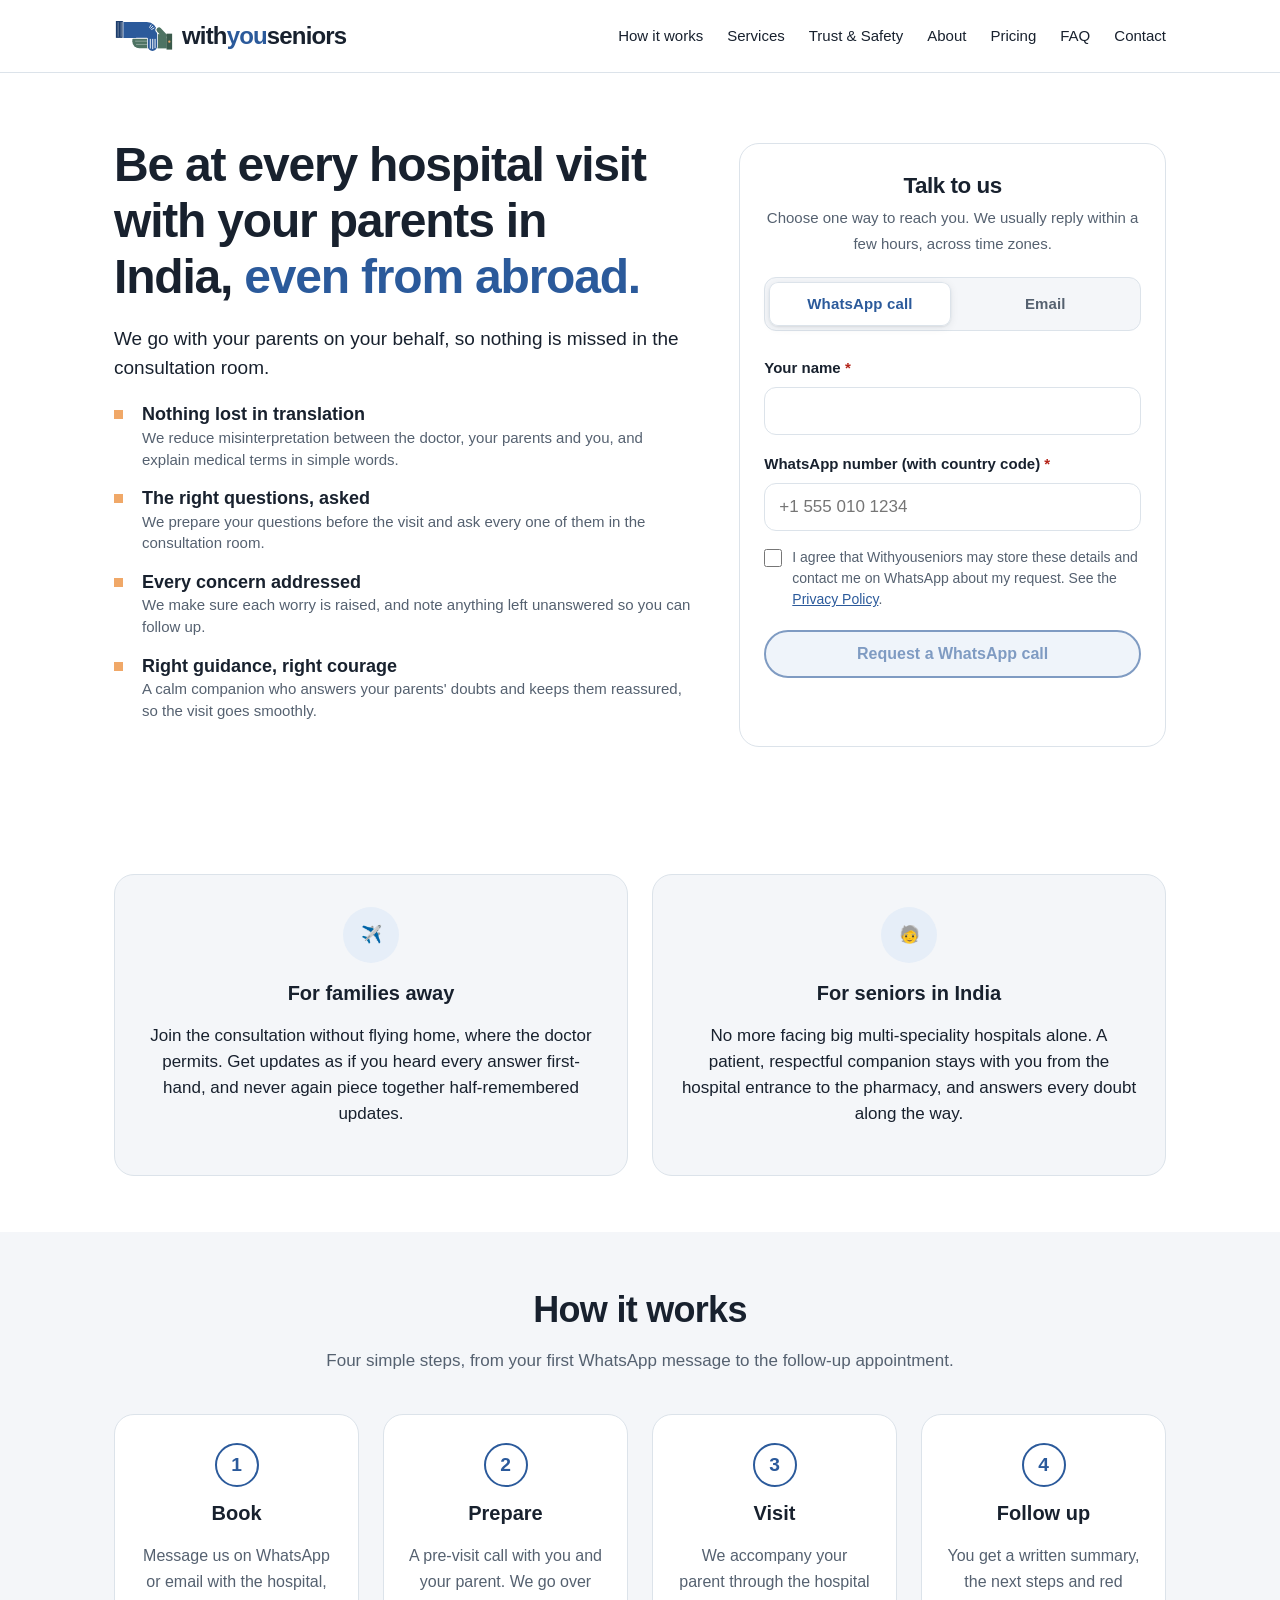
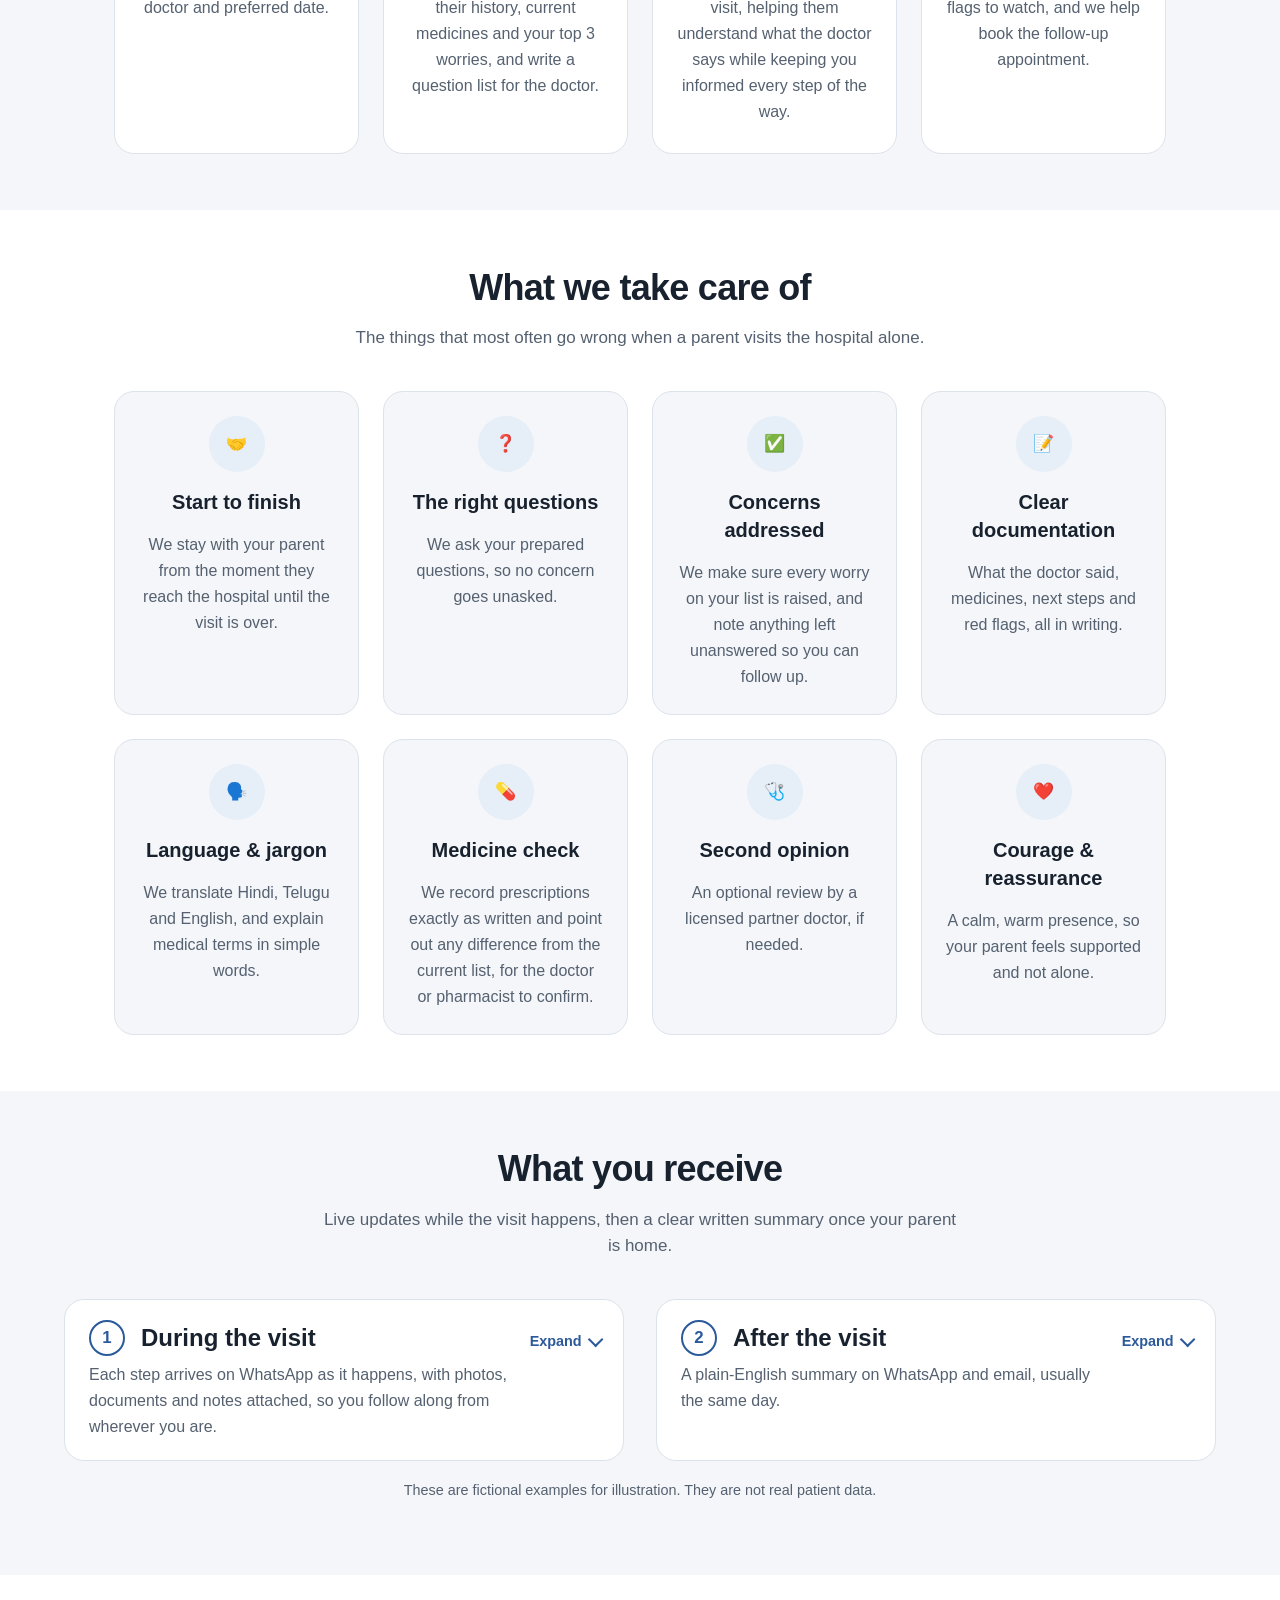
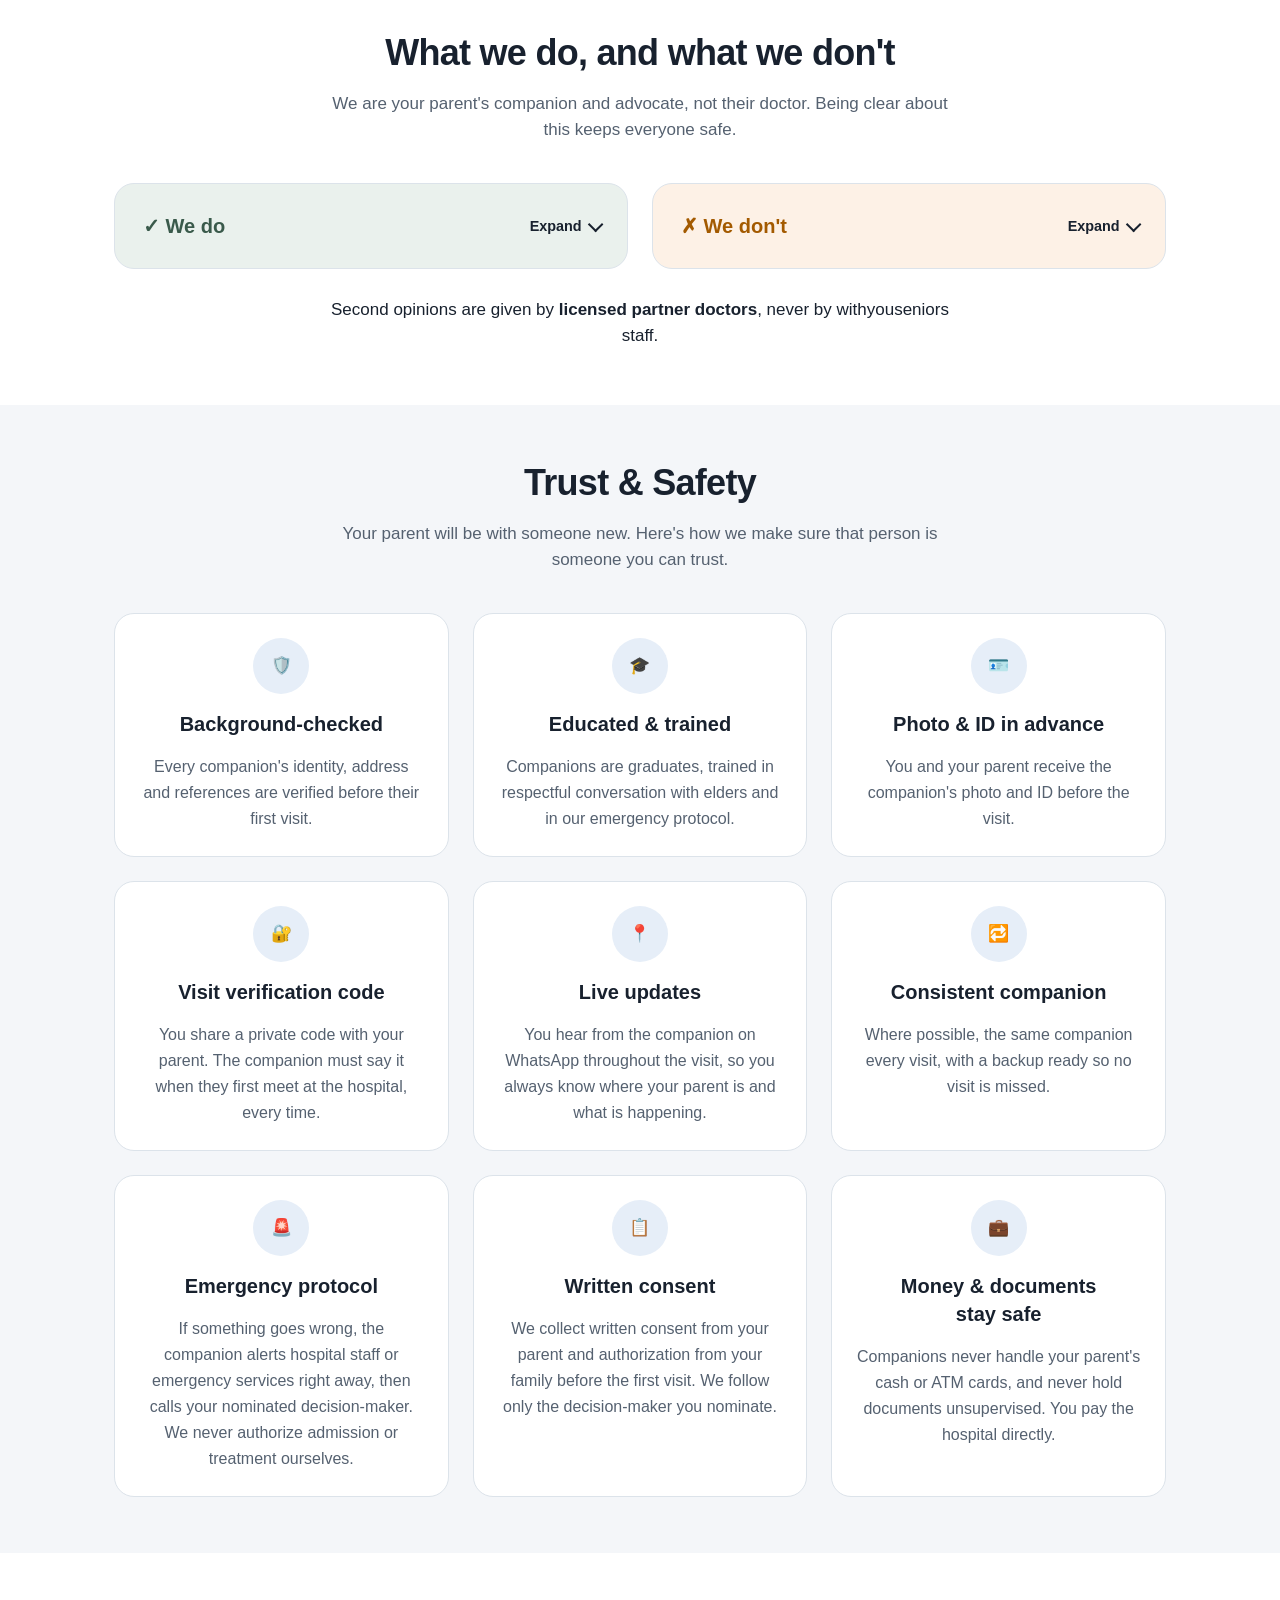
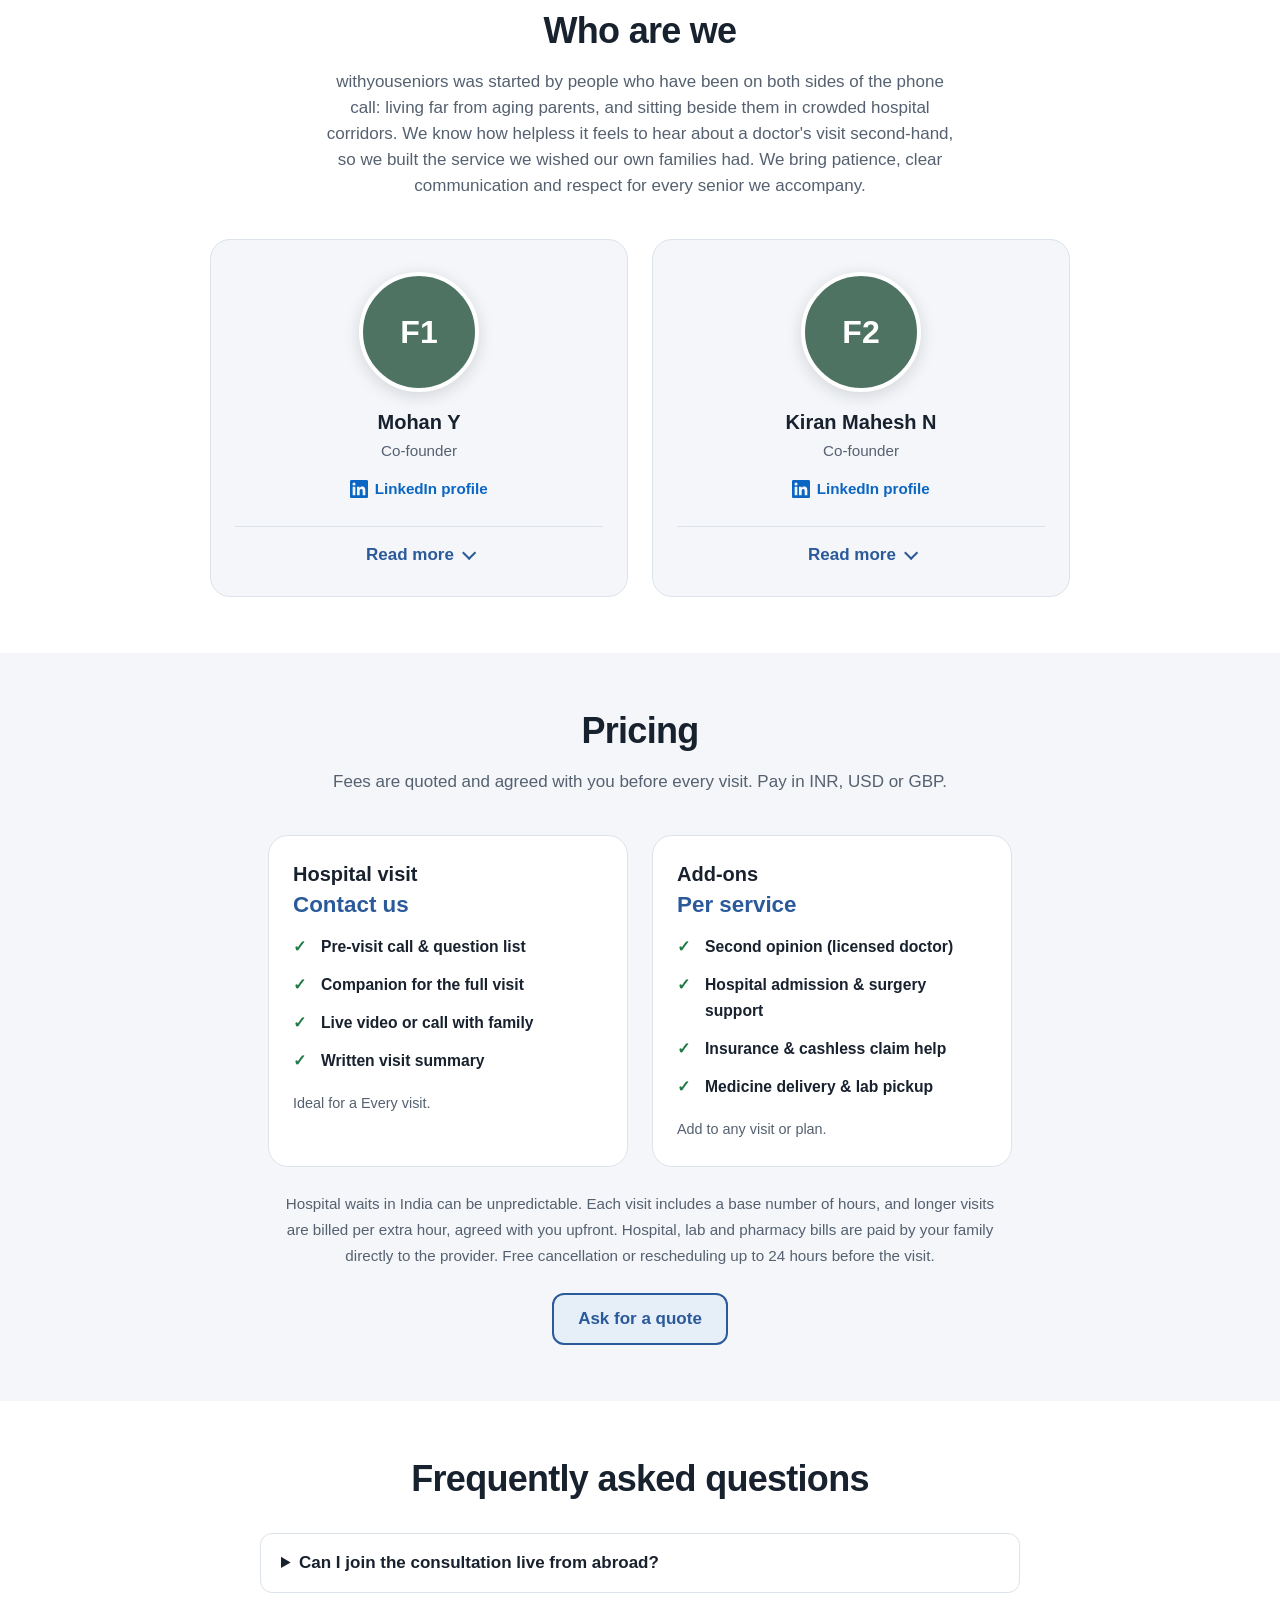
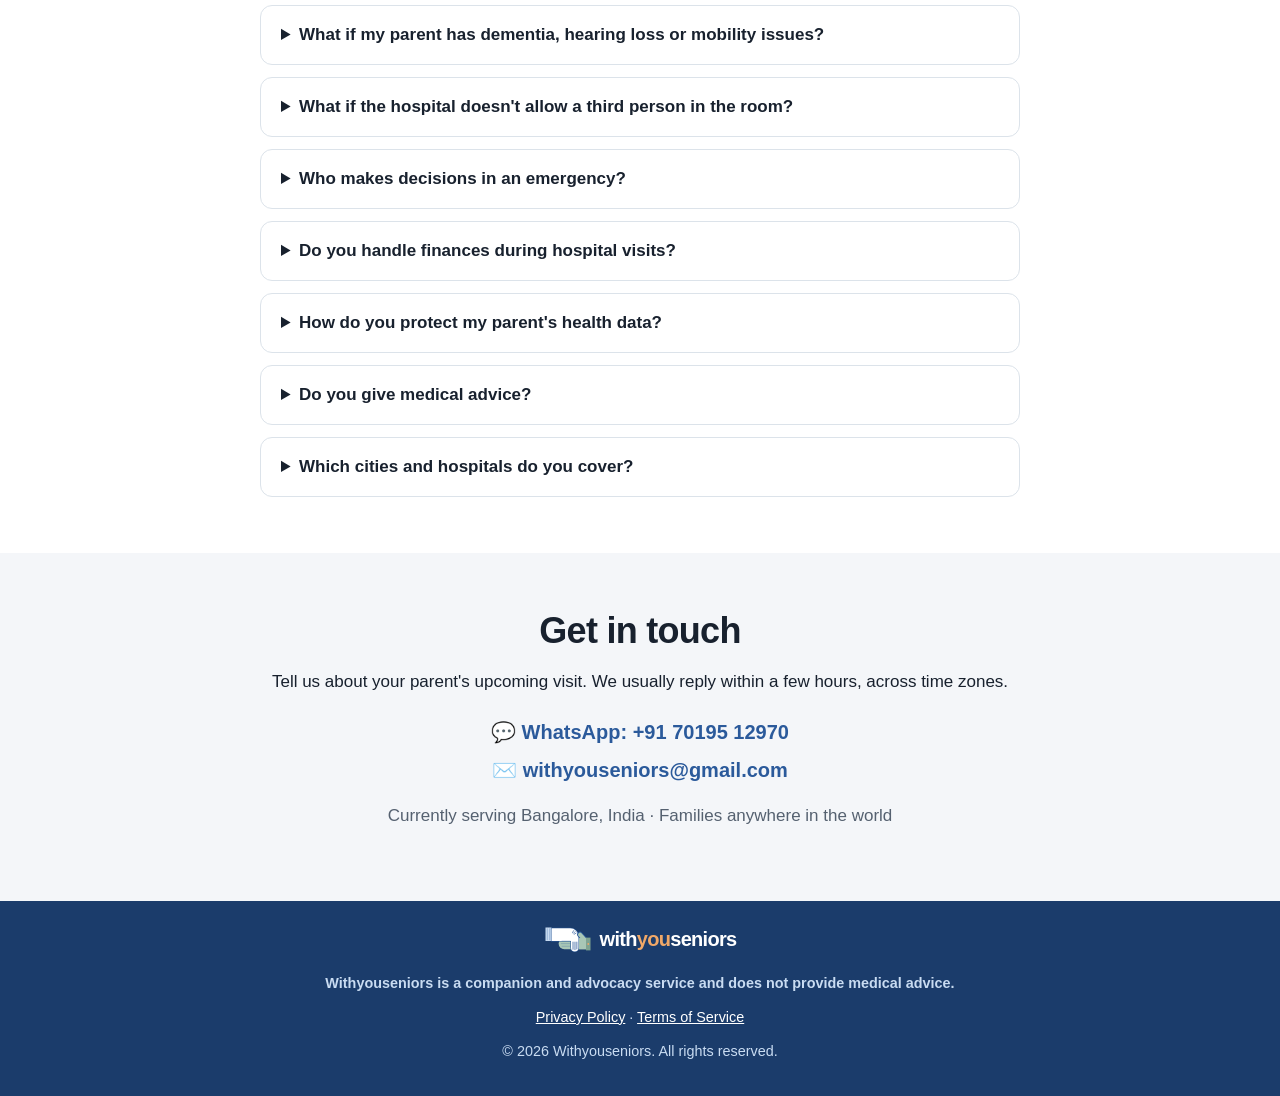
<file: index2.html>
<!doctype html>
<html lang="en">
<head>
  <meta charset="UTF-8">
  <meta name="viewport" content="width=device-width, initial-scale=1.0">
  <title>Withyouseniors — Hospital Visit Companions for Your Parents in India</title>
  <meta name="description" content="Withyouseniors accompanies your parents to hospital visits in India on your behalf — asking the right questions, keeping you connected live, and sending a clear written summary. For families in the US, UK and abroad.">

  <meta property="og:title" content="Withyouseniors — We're with them, so you're with them">
  <meta property="og:description" content="Trained hospital-visit companions for seniors in India, with live updates and clear visit summaries for families abroad.">
  <meta property="og:type" content="website">
  <meta property="og:url" content="https://www.withyouseniors.in/">

  <link rel="icon" type="image/svg+xml" href="assets/favicon.svg">
  <meta name="theme-color" content="#2B5A9B">

  <link rel="stylesheet" href="styles.css">
</head>
<body>

  <header class="site-header">
    <div class="container header-inner">
      <a class="logo" href="#top" aria-label="withyouseniors home"><img class="logo-mark" src="assets/logo.svg" alt="" width="60" height="36"><span class="logo-word">with<span class="logo-you">you</span>seniors</span></a>
      <button class="nav-toggle" id="navToggle" aria-label="Toggle navigation" aria-expanded="false" aria-controls="siteNav">
        <span></span><span></span><span></span>
      </button>
      <nav class="site-nav" id="siteNav">
        <a href="#how-it-works">How it works</a>
        <a href="#services">Services</a>
        <a href="#trust">Trust &amp; Safety</a>
        <a href="#about">About</a>
        <a href="#pricing">Pricing</a>
        <a href="#faq">FAQ</a>
        <a href="#contact">Contact</a>
      </nav>
    </div>
  </header>

  <main id="top">

    <!-- Hero -->
    <section class="hero hero-split">
      <div class="container hero-grid">
        <div class="hero-copy">
          <h1>Be at every hospital visit with your parents in India, <span class="hero-accent">even from abroad.</span></h1>
          <p class="hero-lead">We go with your parents on your behalf, so nothing is missed in the consultation room.</p>
          <ul class="hero-points">
            <li><strong>Nothing lost in translation</strong><span>We reduce misinterpretation between the doctor, your parents and you, and explain medical terms in simple words.</span></li>
            <li><strong>The right questions, asked</strong><span>We prepare your questions before the visit and ask every one of them in the consultation room.</span></li>
            <li><strong>Every concern addressed</strong><span>We make sure each worry is raised, and note anything left unanswered so you can follow up.</span></li>
            <li><strong>Right guidance, right courage</strong><span>A calm companion who answers your parents' doubts and keeps them reassured, so the visit goes smoothly.</span></li>
          </ul>
        </div>
        <aside class="lead-card" id="register" aria-labelledby="leadTitle">
          <h2 id="leadTitle">Talk to us</h2>
          <p class="lead-sub">Choose one way to reach you. We usually reply within a few hours, across time zones.</p>

          <div class="lead-tabs" role="tablist" aria-label="How should we reach you?">
            <button type="button" role="tab" id="tabWhatsapp" class="lead-tab is-active" aria-selected="true" aria-controls="formWhatsapp">WhatsApp call</button>
            <button type="button" role="tab" id="tabEmail" class="lead-tab" aria-selected="false" aria-controls="formEmail" tabindex="-1">Email</button>
          </div>

          <form class="lead-form" id="formWhatsapp" role="tabpanel" aria-labelledby="tabWhatsapp" data-method="whatsapp_call" novalidate>
            <div class="field">
              <label for="waName">Your name <span class="req" aria-hidden="true">*</span></label>
              <input id="waName" name="name" type="text" autocomplete="name" maxlength="100" required>
            </div>
            <div class="field">
              <label for="waNumber">WhatsApp number (with country code) <span class="req" aria-hidden="true">*</span></label>
              <input id="waNumber" name="whatsapp" type="tel" inputmode="tel" autocomplete="tel" placeholder="+1 555 010 1234" required>
            </div>
            <div class="field-trap" aria-hidden="true">
              <label for="waWebsite">Leave this field empty</label>
              <input id="waWebsite" name="website" type="text" tabindex="-1" autocomplete="off">
            </div>
            <label class="field-consent">
              <input name="consent" type="checkbox" required>
              <span>I agree that Withyouseniors may store these details and contact me on WhatsApp about my request. See the <a href="privacy.html">Privacy Policy</a>.</span>
            </label>
            <button class="btn btn-primary" type="submit" disabled>Request a WhatsApp call</button>
          </form>

          <form class="lead-form" id="formEmail" role="tabpanel" aria-labelledby="tabEmail" data-method="email" hidden novalidate>
            <div class="field">
              <label for="emEmail">Email <span class="req" aria-hidden="true">*</span></label>
              <input id="emEmail" name="email" type="email" autocomplete="email" maxlength="254" required>
            </div>
            <div class="field">
              <label for="emMessage">How can we help? <span class="req" aria-hidden="true">*</span></label>
              <textarea id="emMessage" name="message" rows="4" maxlength="1000" placeholder="Tell us about your parent's upcoming visit" required></textarea>
            </div>
            <div class="field-trap" aria-hidden="true">
              <label for="emWebsite">Leave this field empty</label>
              <input id="emWebsite" name="website" type="text" tabindex="-1" autocomplete="off">
            </div>
            <label class="field-consent">
              <input name="consent" type="checkbox" required>
              <span>I agree that Withyouseniors may store these details and contact me by email about my request. See the <a href="privacy.html">Privacy Policy</a>.</span>
            </label>
            <button class="btn btn-primary" type="submit" disabled>Send message</button>
          </form>

          <p class="form-status" id="leadStatus" role="status" aria-live="polite"></p>
        </aside>
      </div>
    </section>

    <!-- Who it's for -->
    <section class="section audiences">
      <div class="container">
        <div class="two-col">
          <div class="audience-card">
            <div class="card-icon" aria-hidden="true">✈️</div>
            <h3>For families away</h3>
            <p>Join the consultation without flying home, where the doctor permits. Get updates as if
              you heard every answer first-hand, and never again piece together
              half-remembered updates.</p>
          </div>
          <div class="audience-card">
            <div class="card-icon" aria-hidden="true">🧓</div>
            <h3>For seniors in India</h3>
            <p>No more facing big multi-speciality hospitals alone. A patient, respectful companion
              stays with you from the hospital entrance to the pharmacy, and answers every doubt along the way.</p>
          </div>
        </div>
      </div>
    </section>

    <!-- How it works -->
    <section id="how-it-works" class="section how-it-works">
      <div class="container">
        <h2>How it works</h2>
        <p class="section-intro">Four simple steps, from your first WhatsApp message to the follow-up appointment.</p>
        <ol class="steps">
          <li class="step">
            <span class="step-num" aria-hidden="true">1</span>
            <h3>Book</h3>
            <p>Message us on WhatsApp or email with the hospital, doctor and preferred date.</p>
          </li>
          <li class="step">
            <span class="step-num" aria-hidden="true">2</span>
            <h3>Prepare</h3>
            <p>A pre-visit call with you and your parent. We go over their history, current medicines
              and your top 3 worries, and write a question list for the doctor.</p>
          </li>
          <li class="step">
            <span class="step-num" aria-hidden="true">3</span>
            <h3>Visit</h3>
            <p>We accompany your parent through the hospital visit, helping them understand what the doctor says while keeping you informed every step of the way.</p>
          </li>
          <li class="step">
            <span class="step-num" aria-hidden="true">4</span>
            <h3>Follow up</h3>
            <p>You get a written summary, the next steps and red flags to watch, and we help
              book the follow-up appointment.</p>
          </li>
        </ol>
      </div>
    </section>

    <!-- What we take care of -->
    <section id="services" class="section services">
      <div class="container">
        <h2>What we take care of</h2>
        <p class="section-intro">The things that most often go wrong when a parent visits the hospital alone.</p>
        <div class="card-grid card-grid-4">
          <div class="card">
            <div class="card-icon" aria-hidden="true">🤝</div>
            <h3>Start to finish</h3>
            <p>We stay with your parent from the moment they reach the hospital until the visit is over.</p>
          </div>
          <div class="card">
            <div class="card-icon" aria-hidden="true">❓</div>
            <h3>The right questions</h3>
            <p>We ask your prepared questions, so no concern goes unasked.</p>
          </div>
          <div class="card">
            <div class="card-icon" aria-hidden="true">✅</div>
            <h3>Concerns addressed</h3>
            <p>We make sure every worry on your list is raised, and note anything left unanswered so you can follow up.</p>
          </div>
          <div class="card">
            <div class="card-icon" aria-hidden="true">📝</div>
            <h3>Clear documentation</h3>
            <p>What the doctor said, medicines, next steps and red flags, all in writing.</p>
          </div>
          <div class="card">
            <div class="card-icon" aria-hidden="true">🗣️</div>
            <h3>Language &amp; jargon</h3>
            <p>We translate Hindi, Telugu and English, and explain medical terms in simple words.</p>
          </div>
          <div class="card">
            <div class="card-icon" aria-hidden="true">💊</div>
            <h3>Medicine check</h3>
            <p>We record prescriptions exactly as written and point out any difference from the current list, for the doctor or pharmacist to confirm.</p>
          </div>
          <div class="card">
            <div class="card-icon" aria-hidden="true">🩺</div>
            <h3>Second opinion</h3>
            <p>An optional review by a licensed partner doctor, if needed.</p>
          </div>
          <div class="card">
            <div class="card-icon" aria-hidden="true">❤️</div>
            <h3>Courage &amp; reassurance</h3>
            <p>A calm, warm presence, so your parent feels supported and not alone.</p>
          </div>
        </div>
      </div>
    </section>

    <!-- Sample visit summary -->
    <section id="sample" class="section sample">
      <div class="container">
        <h2>What you receive</h2>
        <p class="section-intro">Live updates while the visit happens, then a clear written summary once your parent is home.</p>

        <div class="receive-cols">
        <!-- Part 1: During the visit -->
        <details class="receive-part">
          <summary class="receive-summary">
              <h3 class="receive-heading"><span class="receive-num" aria-hidden="true">1</span> During the visit</h3>
              <span class="receive-intro">Each step arrives on WhatsApp as it happens, with photos, documents and notes attached, so you follow along from wherever you are.</span>
            <span class="receive-toggle" aria-hidden="true"></span>
          </summary>

          <div class="timeline-card">
            <div class="summary-header">
              <span class="summary-badge">Sample</span>
              <div>
                <p class="summary-title">Live visit timeline: Cardiology follow-up</p>
                <p class="summary-meta">Times shown in India (IST) and for a family in London (GMT)</p>
              </div>
            </div>

            <ol class="timeline">
              <li class="tl-item">
                <div class="tl-time"><strong>9:40 AM</strong><span>4:10 AM London</span></div>
                <div class="tl-body">
                  <h4>🏥 Arrived at hospital</h4>
                  <p>Companion introduced to your parent. Registration done and token received. Wheelchair arranged at the entrance.</p>
                  <ul class="tl-artifacts"><li>🧾 Registration slip</li></ul>
                </div>
              </li>
              <li class="tl-item">
                <div class="tl-time"><strong>10:15 AM</strong><span>4:45 AM London</span></div>
                <div class="tl-body">
                  <h4>🩺 Vitals checked</h4>
                  <p>Nurse recorded BP 138/86 and weight 68 kg. Waiting time to see the doctor: about 30 minutes.</p>
                  <ul class="tl-artifacts"><li>📷 Vitals sheet</li></ul>
                </div>
              </li>
              <li class="tl-item tl-key">
                <div class="tl-time"><strong>10:50 AM</strong><span>5:20 AM London</span></div>
                <div class="tl-body">
                  <h4>👨‍⚕️ Doctor's appointment</h4>
                  <p>All of your prepared questions were asked and answered.</p>
                  <ul class="tl-artifacts"><li>❓ Question list</li></ul>
                </div>
              </li>
              <li class="tl-item tl-key">
                <div class="tl-time"><strong>11:15 AM</strong><span>5:45 AM London</span></div>
                <div class="tl-body">
                  <h4>📝 Doctor conversation summary</h4>
                  <p>BP is better controlled. The current BP tablet may be causing ankle swelling, so the doctor switched it. ECG ordered today, and a kidney function test in 2 weeks.</p>
                  <ul class="tl-artifacts"><li>📄 Prescription photo</li><li>🗒️ Consultation notes</li><li>🎙️ Voice note (with consent)</li></ul>
                </div>
              </li>
              <li class="tl-item">
                <div class="tl-time"><strong>11:30 AM</strong><span>6:00 AM London</span></div>
                <div class="tl-body">
                  <h4>🧪 Tests prescribed</h4>
                  <p>ECG today. Kidney function blood test in 2 weeks. Cost estimate shared with you before payment.</p>
                  <ul class="tl-artifacts"><li>📄 Test order</li><li>💳 Cost estimate</li></ul>
                </div>
              </li>
              <li class="tl-item">
                <div class="tl-time"><strong>11:45 AM</strong><span>6:15 AM London</span></div>
                <div class="tl-body">
                  <h4>📈 Attended the ECG</h4>
                  <p>Stayed with your parent throughout the test. Report collected and shown to the doctor before leaving.</p>
                  <ul class="tl-artifacts"><li>📄 ECG report (PDF)</li></ul>
                </div>
              </li>
              <li class="tl-item">
                <div class="tl-time"><strong>12:30 PM</strong><span>7:00 AM London</span></div>
                <div class="tl-body">
                  <h4>💊 Pharmacy</h4>
                  <p>Medicines collected and compared with the existing list. No difference needing the doctor's attention. Pharmacist confirmed.</p>
                  <ul class="tl-artifacts"><li>🧾 Pharmacy bill</li><li>📷 Medicine strips</li></ul>
                </div>
              </li>
              <li class="tl-item tl-done">
                <div class="tl-time"><strong>1:15 PM</strong><span>7:45 AM London</span></div>
                <div class="tl-body">
                  <h4>🏠 Visit complete</h4>
                  <p>Your parent leaves the hospital. The full written visit summary follows the same day.</p>
                </div>
              </li>
            </ol>
          </div>
        </details>

        <!-- Part 2: After the visit -->
        <details class="receive-part">
          <summary class="receive-summary">
              <h3 class="receive-heading"><span class="receive-num" aria-hidden="true">2</span> After the visit</h3>
              <span class="receive-intro">A plain-English summary on WhatsApp and email, usually the same day.</span>
            <span class="receive-toggle" aria-hidden="true"></span>
          </summary>

        <article class="summary-card" aria-label="Sample visit summary">
          <div class="summary-header">
            <span class="summary-badge">Sample</span>
            <div>
              <p class="summary-title">Visit summary: Cardiology follow-up</p>
              <p class="summary-meta">Patient: Mr. A. (sample, age 72) · Multi-speciality hospital, Bangalore · Companion: Priya</p>
            </div>
          </div>

          <div class="summary-grid">
            <div class="summary-block">
              <h3>👨‍⚕️ Doctor said</h3>
              <ul>
                <li>Blood pressure is better controlled than last visit (138/86).</li>
                <li>ECG is stable. No new changes.</li>
                <li>Mild ankle swelling may be from the current BP tablet.</li>
              </ul>
            </div>
            <div class="summary-block">
              <h3>💊 Medicines (exactly as written)</h3>
              <ul>
                <li>Tab. Amlodipine 5 mg: <strong>stopped</strong></li>
                <li>Tab. Telmisartan 40 mg: 1-0-0, after breakfast (new)</li>
                <li>Tab. Atorvastatin 10 mg: 0-0-1, continue</li>
              </ul>
              <p class="summary-flag">⚠️ Checked: the new tablet was compared with the existing list. No difference needing the doctor's attention. Pharmacist confirmed. We do not give medical advice.</p>
            </div>
            <div class="summary-block">
              <h3>📅 Next steps</h3>
              <ul>
                <li>Kidney function blood test in 2 weeks (lab pickup at home booked).</li>
                <li>Review appointment in 6 weeks. We'll confirm the slot with you.</li>
                <li>Check BP at home every morning and share it on WhatsApp.</li>
              </ul>
            </div>
            <div class="summary-block summary-block-alert">
              <h3>🚩 Red flags to watch (as advised by the doctor)</h3>
              <ul>
                <li>Dizziness on standing up</li>
                <li>BP above 160/100 twice in a row</li>
                <li>Chest pain or breathlessness: call emergency services (112) and us right away</li>
              </ul>
            </div>
          </div>
        </article>
        </details>
        </div>
        <p class="sample-note">These are fictional examples for illustration. They are not real patient data.</p>
      </div>
    </section>

    <!-- What we do / don't do -->
    <section id="scope" class="section scope">
      <div class="container">
        <h2>What we do, and what we don't</h2>
        <p class="section-intro">We are your parent's companion and advocate, not their doctor. Being clear about this keeps everyone safe.</p>
        <div class="two-col">
          <details class="scope-list scope-do">
            <summary class="scope-summary"><h3>✓ We do</h3><span class="scope-toggle" aria-hidden="true"></span></summary>
            <ul>
              <li>Accompany your parent through the entire visit</li>
              <li>Ask your questions and take detailed notes</li>
              <li>Translate and explain medical terms simply</li>
              <li>Document what the doctor said, medicines and next steps</li>
              <li>Meet your parent at the hospital and stay until the visit is over</li>
              <li>Keep you connected with live updates, and be available for a call or WhatsApp</li>
            </ul>
          </details>
          <details class="scope-list scope-dont">
            <summary class="scope-summary"><h3>✗ We don't</h3><span class="scope-toggle" aria-hidden="true"></span></summary>
            <ul>
              <li>Diagnose or give medical advice</li>
              <li>Change, skip or suggest medicine doses</li>
              <li>Make treatment decisions on your family's behalf</li>
              <li>Handle your parent's cash, ATM cards or documents unsupervised</li>
              <li>Pay hospital bills. You pay the hospital directly.</li>
              <li>Provide home pickup and drop</li>
              <li>Nursing care</li>
            </ul>
          </details>
        </div>
        <p class="scope-note">
          Second opinions are given by <strong>licensed partner doctors</strong>, never by withyouseniors staff.
        </p>
      </div>
    </section>

    <!-- Trust & Safety -->
    <!-- REVIEW BEFORE LAUNCH: keep only the claims below that are true today. Remove or mark "coming soon" for anything not yet in place. -->
    <section id="trust" class="section trust">
      <div class="container">
        <h2>Trust &amp; Safety</h2>
        <p class="section-intro">Your parent will be with someone new. Here's how we make sure that person is someone you can trust.</p>
        <div class="card-grid">
          <div class="card">
            <div class="card-icon" aria-hidden="true">🛡️</div>
            <h3>Background-checked</h3>
            <p>Every companion's identity, address and references are verified before their first visit.</p>
          </div>
          <div class="card">
            <div class="card-icon" aria-hidden="true">🎓</div>
            <h3>Educated &amp; trained</h3>
            <p>Companions are graduates, trained in respectful conversation with elders and in our emergency protocol.</p>
          </div>
          <div class="card">
            <div class="card-icon" aria-hidden="true">🪪</div>
            <h3>Photo &amp; ID in advance</h3>
            <p>You and your parent receive the companion's photo and ID before the visit.</p>
          </div>
          <div class="card">
            <div class="card-icon" aria-hidden="true">🔐</div>
            <h3>Visit verification code</h3>
            <p>You share a private code with your parent. The companion must say it when they first meet at the hospital, every time.</p>
          </div>
          <div class="card">
            <div class="card-icon" aria-hidden="true">📍</div>
            <h3>Live updates</h3>
            <p>You hear from the companion on WhatsApp throughout the visit, so you always know where your parent is and what is happening.</p>
          </div>
          <div class="card">
            <div class="card-icon" aria-hidden="true">🔁</div>
            <h3>Consistent companion</h3>
            <p>Where possible, the same companion every visit, with a backup ready so no visit is missed.</p>
          </div>
          <div class="card">
            <div class="card-icon" aria-hidden="true">🚨</div>
            <h3>Emergency protocol</h3>
            <p>If something goes wrong, the companion alerts hospital staff or emergency services right away, then calls your nominated decision-maker. We never authorize admission or treatment ourselves.</p>
          </div>
          <div class="card">
            <div class="card-icon" aria-hidden="true">📋</div>
            <h3>Written consent</h3>
            <p>We collect written consent from your parent and authorization from your family before the first visit. We follow only the decision-maker you nominate.</p>
          </div>
          <div class="card">
            <div class="card-icon" aria-hidden="true">💼</div>
            <h3>Money &amp; documents stay safe</h3>
            <p>Companions never handle your parent's cash or ATM cards, and never hold documents unsupervised. You pay the hospital directly.</p>
          </div>
        </div>
      </div>
    </section>

    <!-- Who we are -->
    <section id="about" class="section about">
      <div class="container">
        <h2>Who are we</h2>
        <p class="section-intro">
          withyouseniors was started by people who have been on both sides of the phone call:
          living far from aging parents, and sitting beside them in crowded hospital corridors.
          We know how helpless it feels to hear about a doctor's visit second-hand, so we built
          the service we wished our own families had. We bring patience, clear communication
          and respect for every senior we accompany.
        </p>
        <div class="founder-grid">
          <!-- TODO: replace Founder 1 placeholder details. For a photo, swap the initials div for:
               <img class="founder-photo" src="assets/founder-1.jpg" alt="Photo of [Name]"> -->
          <article class="founder-card">
            <div class="founder-photo founder-photo-placeholder" aria-hidden="true">F1</div>
            <h3 class="founder-name">Mohan Y</h3>
            <p class="founder-role">Co-founder</p>
            <a class="founder-linkedin" href="https://www.linkedin.com/" target="_blank" rel="noopener"><svg class="li-icon" viewBox="0 0 24 24" aria-hidden="true" focusable="false"><path fill="currentColor" d="M20.45 20.45h-3.56v-5.57c0-1.33-.02-3.04-1.85-3.04-1.85 0-2.14 1.45-2.14 2.94v5.67H9.35V9h3.41v1.56h.05c.48-.9 1.64-1.85 3.37-1.85 3.6 0 4.27 2.37 4.27 5.46v6.28zM5.34 7.43a2.06 2.06 0 1 1 0-4.13 2.06 2.06 0 0 1 0 4.13zM7.12 20.45H3.56V9h3.56v11.45zM22.22 0H1.77C.79 0 0 .77 0 1.73v20.54C0 23.23.79 24 1.77 24h20.45c.98 0 1.78-.77 1.78-1.73V1.73C24 .77 23.2 0 22.22 0z"/></svg> LinkedIn profile</a>
            <details class="founder-details">
              <summary><span class="when-closed">Read more</span><span class="when-open">Show less</span></summary>
              <div class="founder-bio">
                <p>[Short background: where they grew up, education, and professional experience.]</p>
                <p>[Why they started Withyouseniors, for example a personal experience with a parent's hospital visit.]</p>
                <ul>
                  <li>[Key experience or credential]</li>
                  <li>[Languages spoken]</li>
                  <li>[Based in: city, country]</li>
                </ul>
              </div>
            </details>
          </article>
          <!-- TODO: replace Founder 2 placeholder details. For a photo, swap the initials div for:
               <img class="founder-photo" src="assets/founder-2.jpg" alt="Photo of [Name]"> -->
          <article class="founder-card">
            <div class="founder-photo founder-photo-placeholder" aria-hidden="true">F2</div>
            <h3 class="founder-name">Kiran Mahesh N</h3>
            <p class="founder-role">Co-founder</p>
            <a class="founder-linkedin" href="https://www.linkedin.com/" target="_blank" rel="noopener"><svg class="li-icon" viewBox="0 0 24 24" aria-hidden="true" focusable="false"><path fill="currentColor" d="M20.45 20.45h-3.56v-5.57c0-1.33-.02-3.04-1.85-3.04-1.85 0-2.14 1.45-2.14 2.94v5.67H9.35V9h3.41v1.56h.05c.48-.9 1.64-1.85 3.37-1.85 3.6 0 4.27 2.37 4.27 5.46v6.28zM5.34 7.43a2.06 2.06 0 1 1 0-4.13 2.06 2.06 0 0 1 0 4.13zM7.12 20.45H3.56V9h3.56v11.45zM22.22 0H1.77C.79 0 0 .77 0 1.73v20.54C0 23.23.79 24 1.77 24h20.45c.98 0 1.78-.77 1.78-1.73V1.73C24 .77 23.2 0 22.22 0z"/></svg> LinkedIn profile</a>
            <details class="founder-details">
              <summary><span class="when-closed">Read more</span><span class="when-open">Show less</span></summary>
              <div class="founder-bio">
                <p>[Short background: where they grew up, education, and professional experience.]</p>
                <p>[Why they started Withyouseniors, for example a personal experience with a parent's hospital visit.]</p>
                <ul>
                  <li>[Key experience or credential]</li>
                  <li>[Languages spoken]</li>
                  <li>[Based in: city, country]</li>
                </ul>
              </div>
            </details>
          </article>
        </div>
      </div>
    </section>

    <!-- Pricing -->
    <section id="pricing" class="section pricing">
      <div class="container">
        <h2>Pricing</h2>
        <p class="section-intro">Fees are quoted and agreed with you before every visit. Pay in INR, USD or GBP.</p>
        <div class="card-grid price-grid price-grid-2">
          <div class="card price-card">
            <h3>Hospital visit</h3>
            <p class="price">Contact us</p>
            <ul class="check-list">
              <li>Pre-visit call &amp; question list</li>
              <li>Companion for the full visit</li>
              <li>Live video or call with family</li>
              <li>Written visit summary</li>
            </ul>
            <p class="price-note">Ideal for a Every visit.</p>
          </div>
         
          <div class="card price-card">
            <h3>Add-ons</h3>
            <p class="price">Per service</p>
            <ul class="check-list">
              <li>Second opinion (licensed doctor)</li>
              <li>Hospital admission &amp; surgery support</li>
              <li>Insurance &amp; cashless claim help</li>
              <li>Medicine delivery &amp; lab pickup</li>
            </ul>
            <p class="price-note">Add to any visit or plan.</p>
          </div>
        </div>
        <p class="pricing-footnote">
          Hospital waits in India can be unpredictable. Each visit includes a base number of hours,
          and longer visits are billed per extra hour, agreed with you upfront. Hospital, lab and
          pharmacy bills are paid by your family directly to the provider. Free cancellation or
          rescheduling up to 24 hours before the visit.
        </p>
        <a class="btn btn-primary" href="#contact">Ask for a quote</a>
      </div>
    </section>

    <!-- FAQ -->
    <section id="faq" class="section faq">
      <div class="container">
        <h2>Frequently asked questions</h2>
        <div class="faq-list">
          <details>
            <summary>Can I join the consultation live from abroad?</summary>
            <p>Yes. With the doctor's permission, we connect you by WhatsApp video or voice call during the consultation, so you can hear the doctor and ask questions yourself. If live joining isn't possible, we relay your questions and call you right after.</p>
          </details>
          <details>
            <summary>What if my parent has dementia, hearing loss or mobility issues?</summary>
            <p>Tell us during the pre-visit call. Companions are trained to speak slowly and clearly, watch for symptoms your parent may not mention, and arrange a wheelchair at the hospital where needed. We note our observations in the summary.</p>
          </details>
          <details>
            <summary>What if the hospital doesn't allow a third person in the room?</summary>
            <p>Some hospitals limit who can enter consultation rooms. We carry your parent's written consent and your family's authorization. If entry is still refused, we brief your parent beforehand with the question list and speak with the doctor or nurse afterwards.</p>
          </details>
          <details>
            <summary>Who makes decisions in an emergency?</summary>
            <p>Your family's nominated decision-maker. Our companion alerts hospital staff and emergency services right away, then calls you. We never authorize admission or treatment ourselves.</p>
          </details>
          <details>
            <summary>Do you handle finances during hospital visits?</summary>
            <p>Not by default. If you ask us to, we are willing to pay the bill when needed, and submit all the claims and charges with the supporting documents.</p>
          </details>
          <details>
            <summary>How do you protect my parent's health data?</summary>
            <p>Reports and summaries are shared only with the family members you name. We don't record anything without consent, and you can ask us to delete your data at any time. See our <a href="privacy.html">Privacy Policy</a>.</p>
          </details>
          <details>
            <summary>Do you give medical advice?</summary>
            <p>No. We are companions and advocates. We ask questions, take notes and explain what the doctor said in simple words. For a second opinion, we connect you with a licensed partner doctor.</p>
          </details>
          <details>
            <summary>Which cities and hospitals do you cover?</summary>
            <p>We currently serve Bangalore, with a focus on major multi-speciality hospitals. Message us about other cities. We are expanding.</p>
          </details>
        </div>
      </div>
    </section>

    <!-- Contact -->
    <section id="contact" class="section contact">
      <div class="container">
        <h2>Get in touch</h2>
        <p>Tell us about your parent's upcoming visit. We usually reply within a few hours, across time zones.</p>
        <div class="contact-details">
          <a class="contact-link" href="https://wa.me/917019512970" target="_blank" rel="noopener">💬 WhatsApp: +91 70195 12970</a>
          <a class="contact-link" href="mailto:withyouseniors@gmail.com">✉️ withyouseniors@gmail.com</a>
          <p class="service-area">Currently serving Bangalore, India · Families anywhere in the world</p>
        </div>
      </div>
    </section>

  </main>

  <footer class="site-footer">
    <div class="container">
      <p class="footer-logo"><img src="assets/logo-reversed.svg" alt="" width="48" height="29"><span class="logo-word">with<span class="logo-you">you</span>seniors</span></p>
      <p class="footer-disclaimer">Withyouseniors is a companion and advocacy service and does not provide medical advice.</p>
      <p class="footer-links"><a href="privacy.html">Privacy Policy</a> · <a href="terms.html">Terms of Service</a></p>
      <p>&copy; 2026 Withyouseniors. All rights reserved.</p>
    </div>
  </footer>

  <script src="script.js"></script>
  <script src="registration.js?v=2"></script>
</body>
</html>
</file>
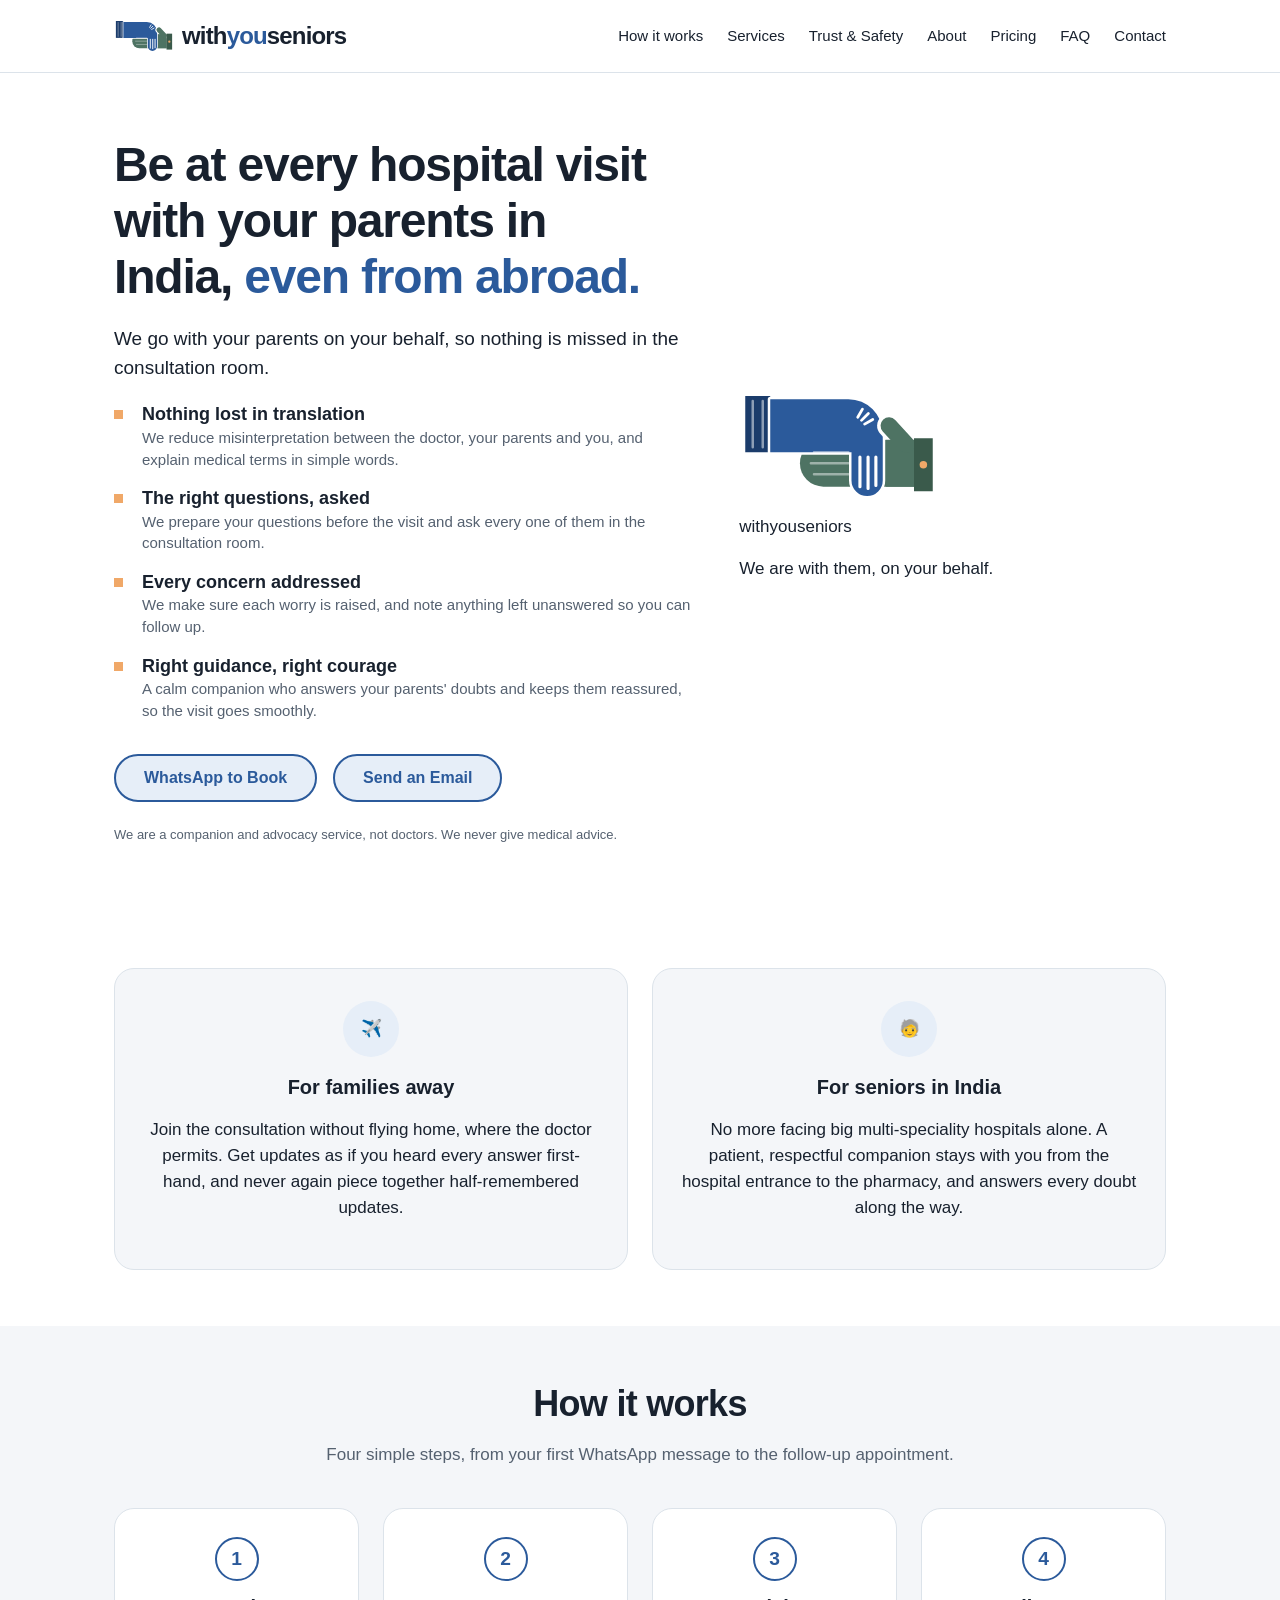
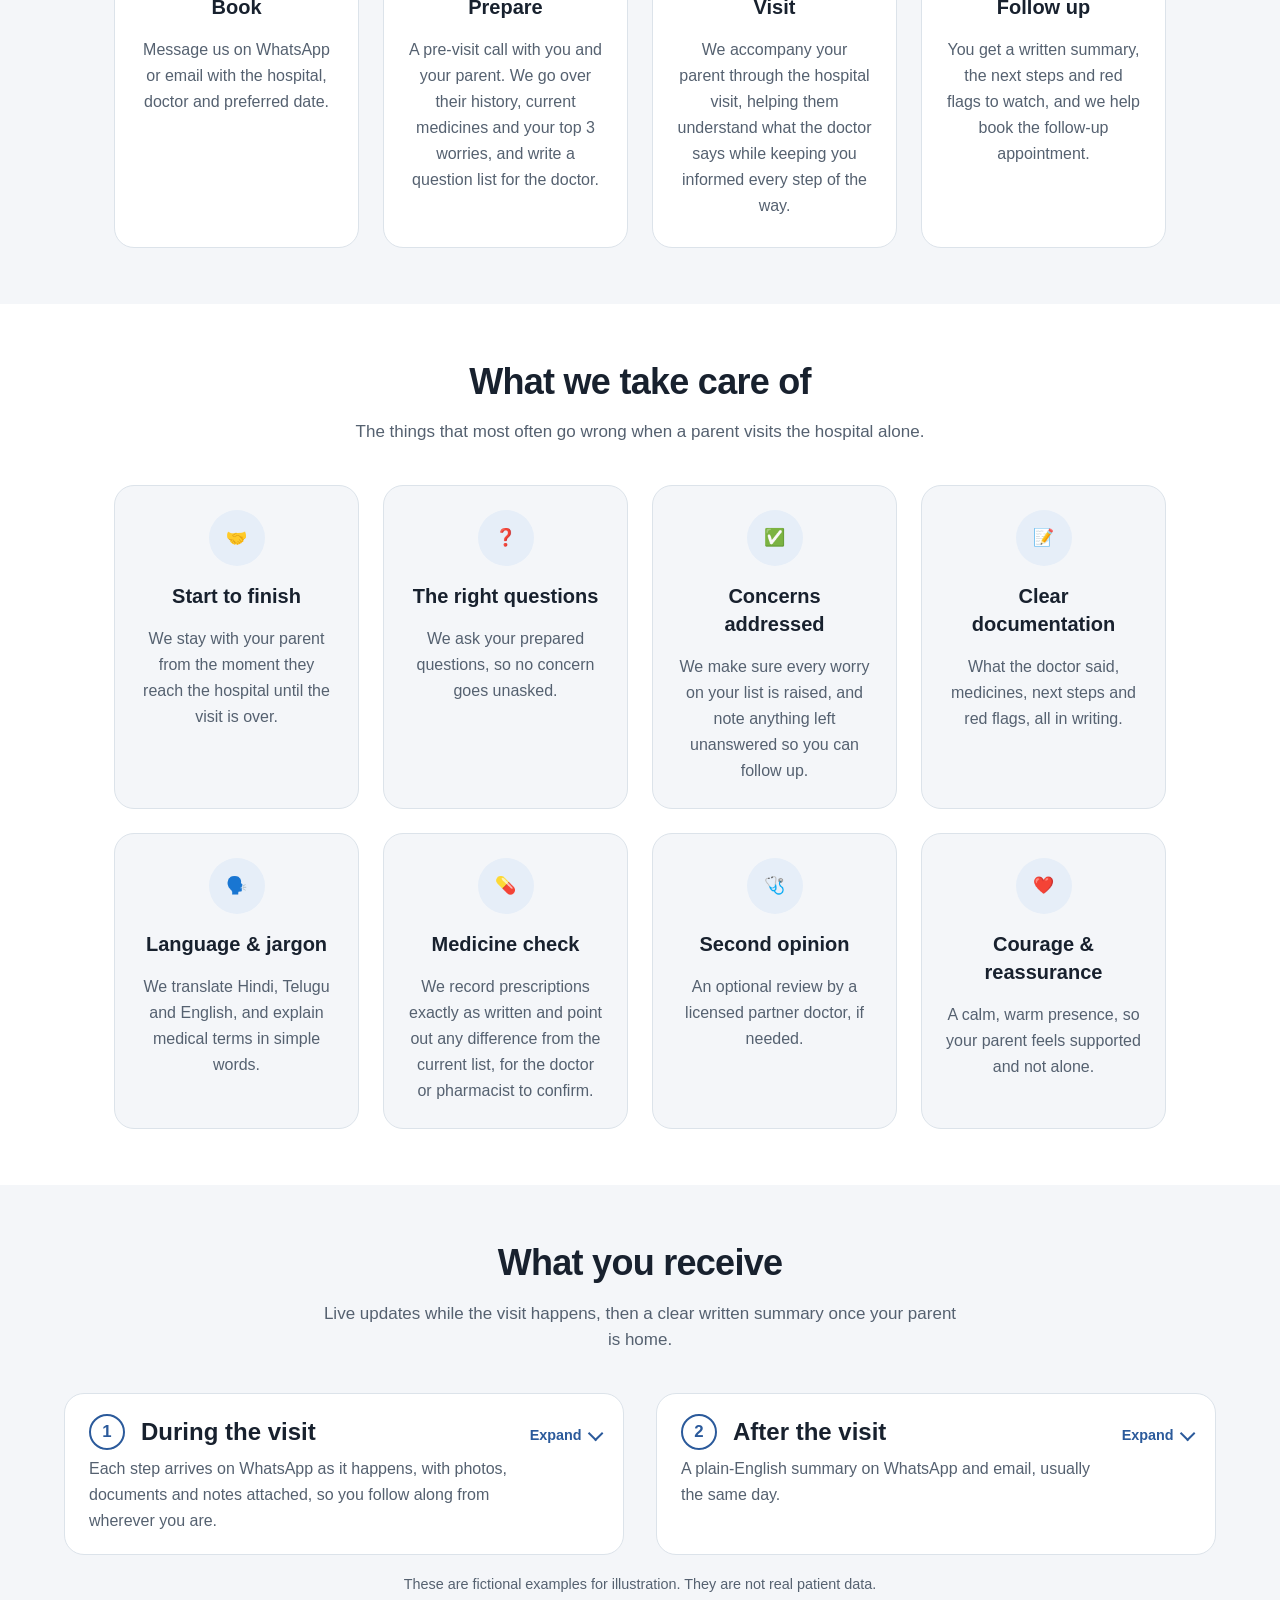
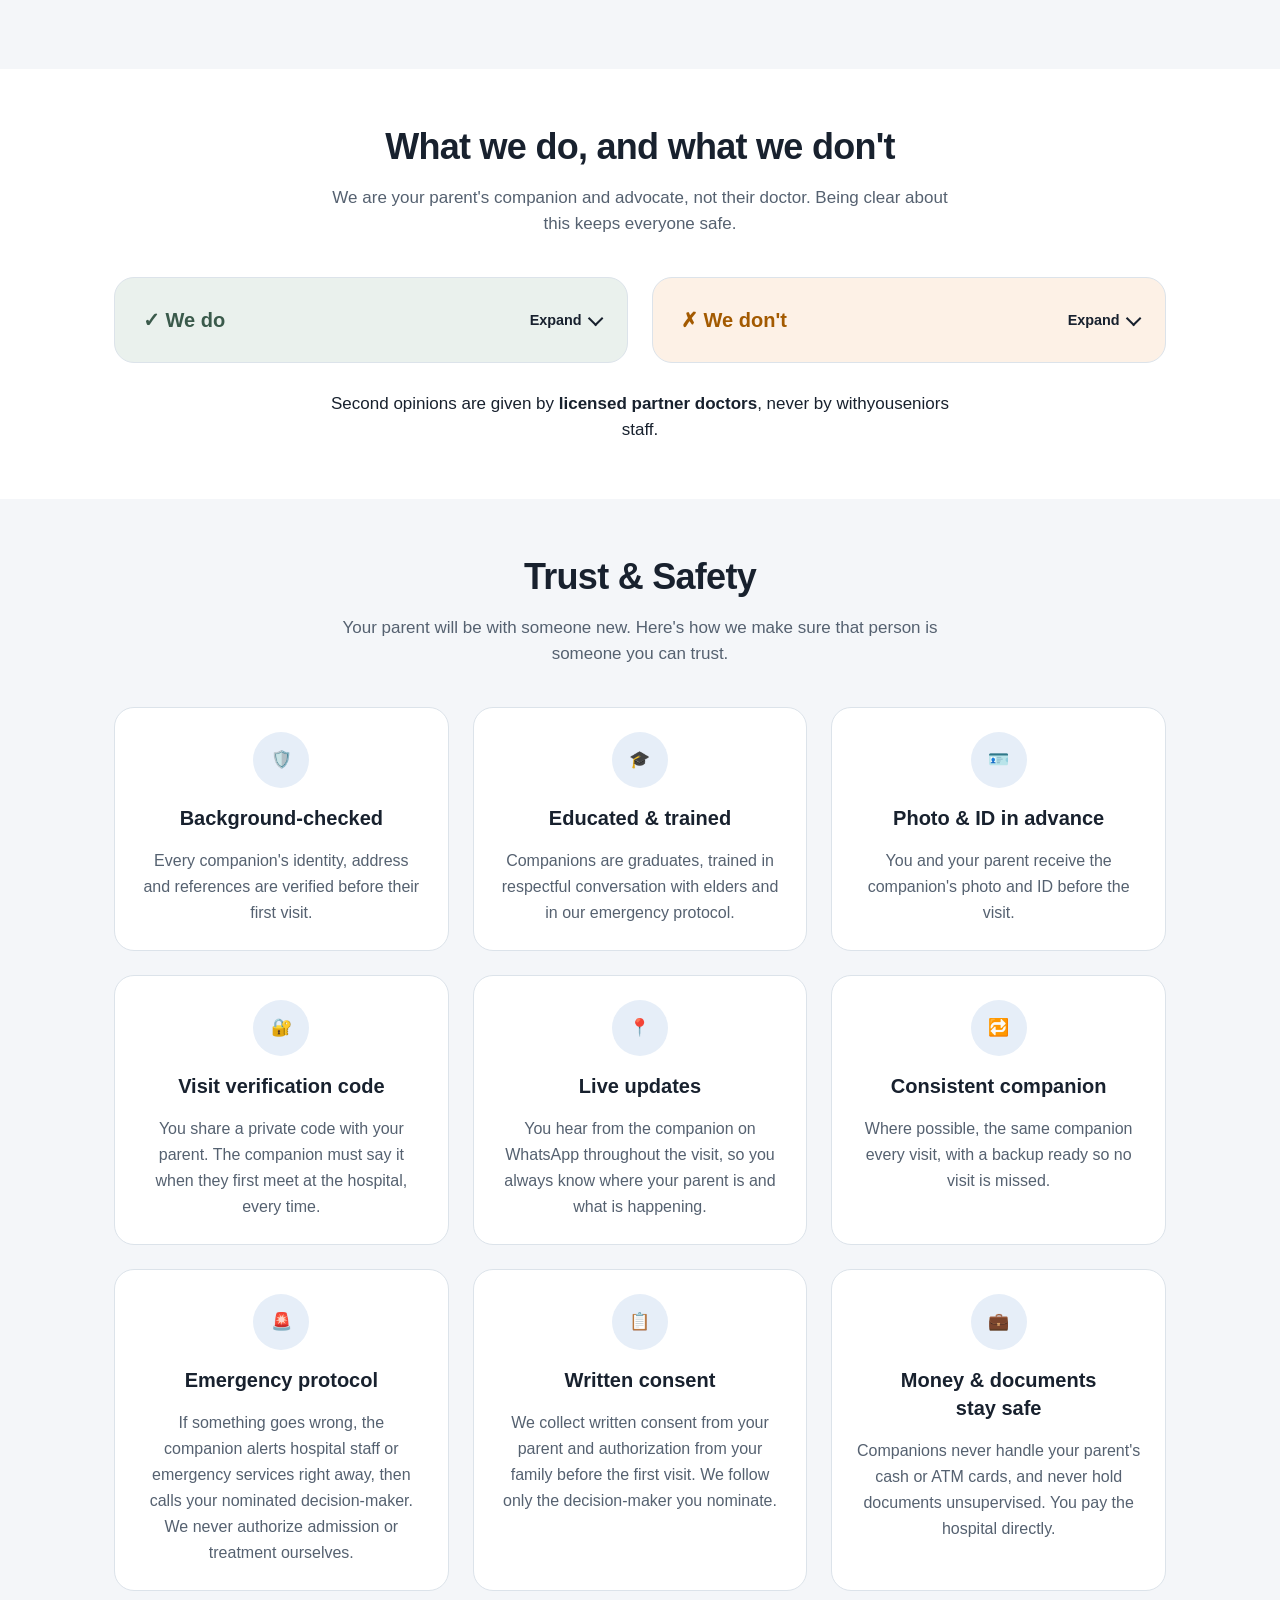
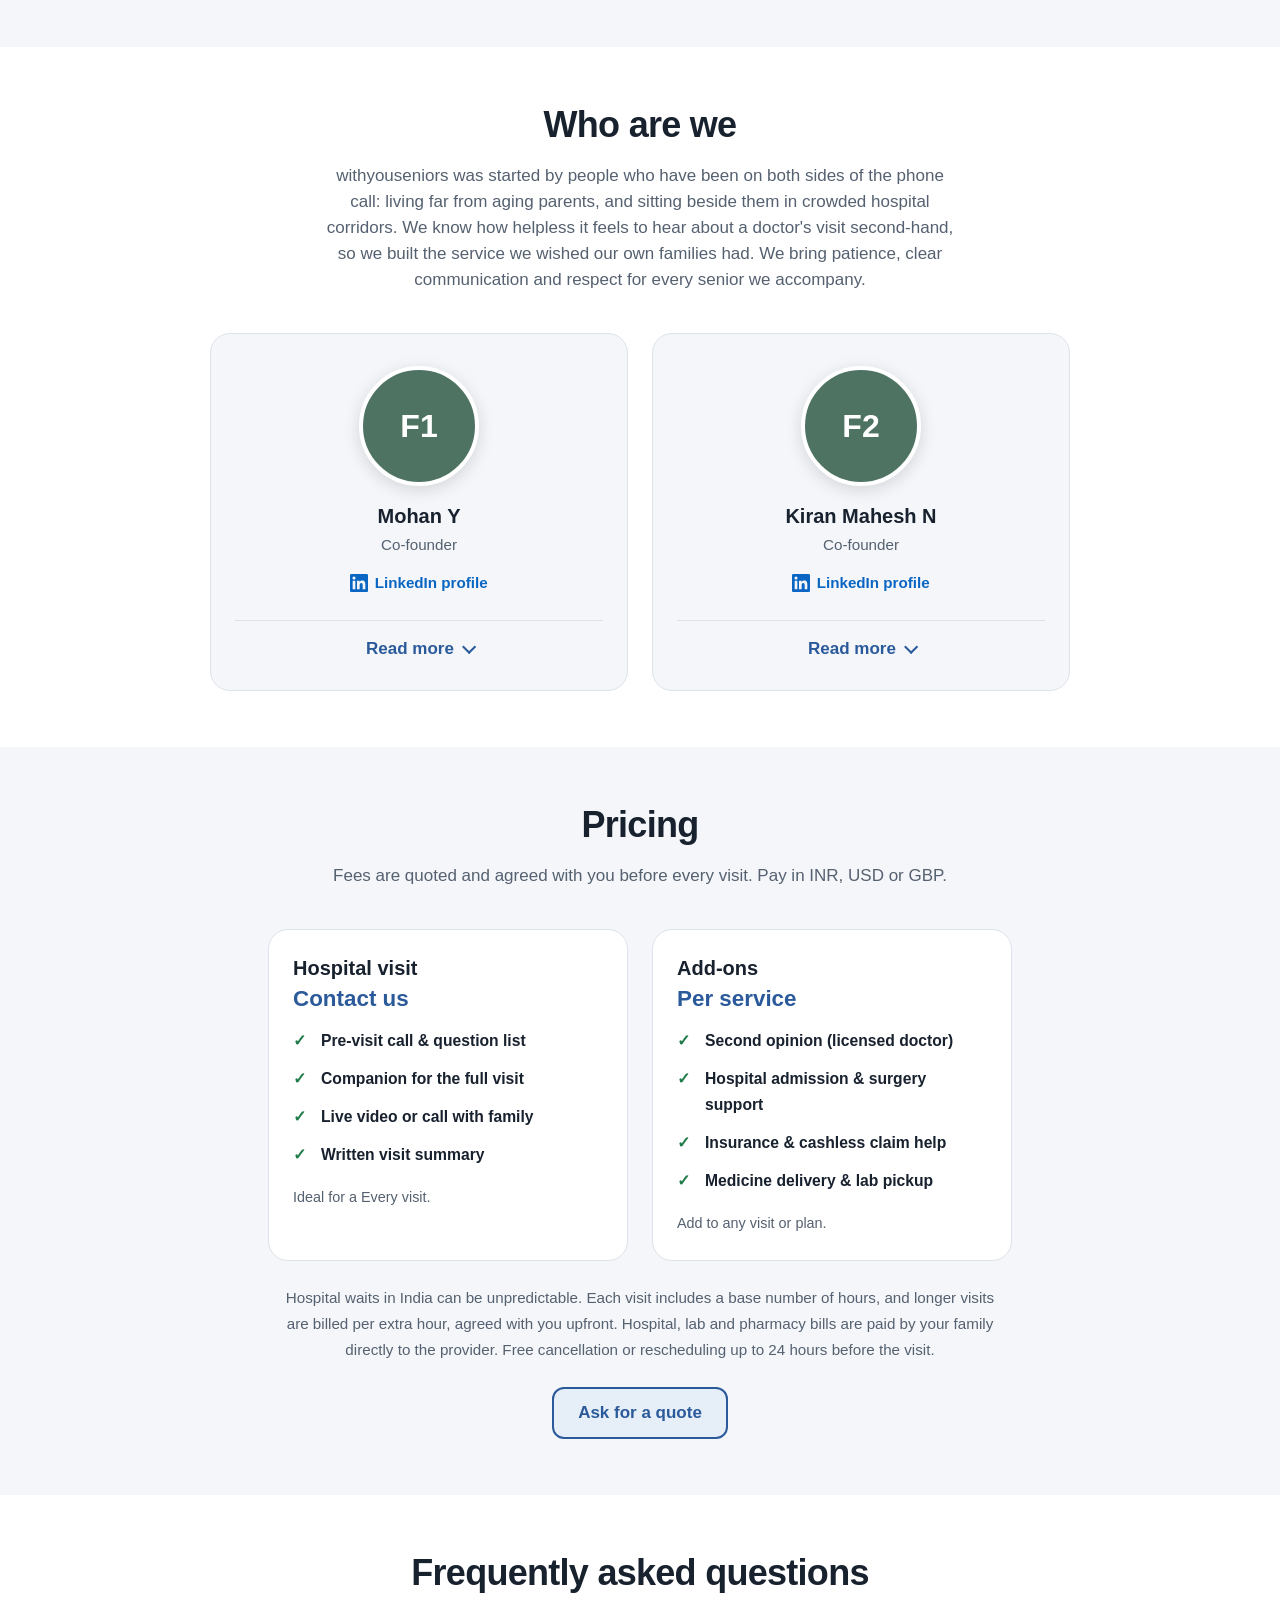
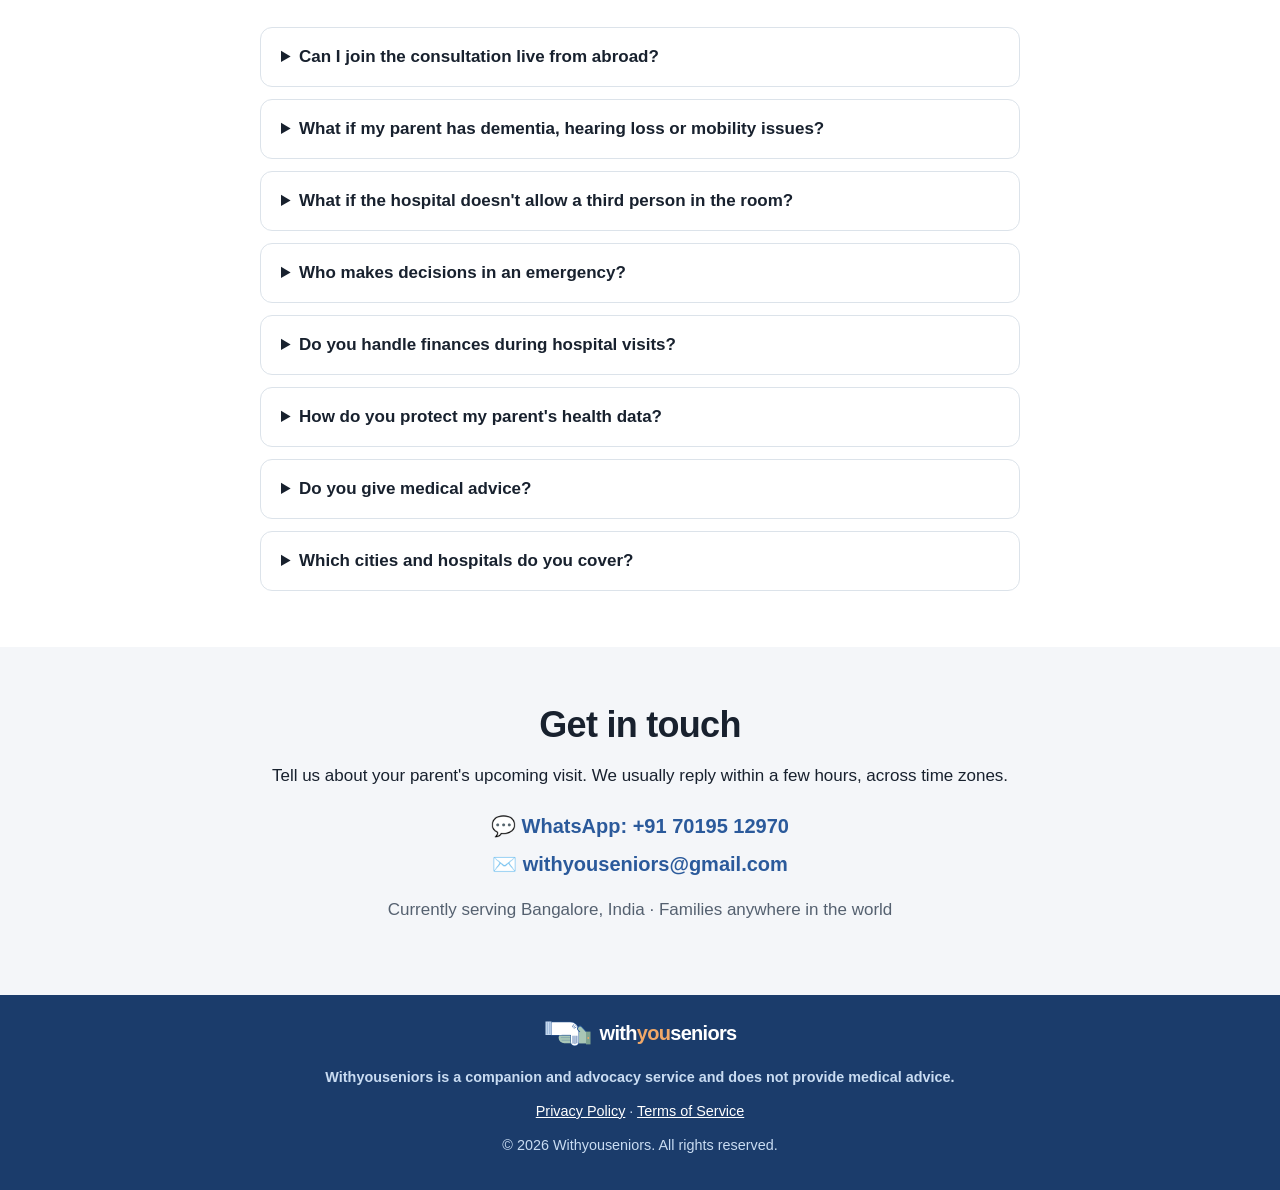
<file: index_old.html>
<!doctype html>
<html lang="en">
<head>
  <meta charset="UTF-8">
  <meta name="viewport" content="width=device-width, initial-scale=1.0">
  <title>Withyouseniors — Hospital Visit Companions for Your Parents in India</title>
  <meta name="description" content="Withyouseniors accompanies your parents to hospital visits in India on your behalf — asking the right questions, keeping you connected live, and sending a clear written summary. For families in the US, UK and abroad.">

  <meta property="og:title" content="Withyouseniors — We're with them, so you're with them">
  <meta property="og:description" content="Trained hospital-visit companions for seniors in India, with live updates and clear visit summaries for families abroad.">
  <meta property="og:type" content="website">
  <meta property="og:url" content="https://www.withyouseniors.in/">

  <link rel="icon" type="image/svg+xml" href="assets/favicon.svg">
  <meta name="theme-color" content="#2B5A9B">

  <link rel="stylesheet" href="styles.css">
</head>
<body>

  <header class="site-header">
    <div class="container header-inner">
      <a class="logo" href="#top" aria-label="withyouseniors home"><img class="logo-mark" src="assets/logo.svg" alt="" width="60" height="36"><span class="logo-word">with<span class="logo-you">you</span>seniors</span></a>
      <button class="nav-toggle" id="navToggle" aria-label="Toggle navigation" aria-expanded="false" aria-controls="siteNav">
        <span></span><span></span><span></span>
      </button>
      <nav class="site-nav" id="siteNav">
        <a href="#how-it-works">How it works</a>
        <a href="#services">Services</a>
        <a href="#trust">Trust &amp; Safety</a>
        <a href="#about">About</a>
        <a href="#pricing">Pricing</a>
        <a href="#faq">FAQ</a>
        <a href="#contact">Contact</a>
      </nav>
    </div>
  </header>

  <main id="top">

    <!-- Hero -->
    <section class="hero hero-split">
      <div class="container hero-grid">
        <div class="hero-copy">
          <h1>Be at every hospital visit with your parents in India, <span class="hero-accent">even from abroad.</span></h1>
          <p class="hero-lead">We go with your parents on your behalf, so nothing is missed in the consultation room.</p>
          <ul class="hero-points">
            <li><strong>Nothing lost in translation</strong><span>We reduce misinterpretation between the doctor, your parents and you, and explain medical terms in simple words.</span></li>
            <li><strong>The right questions, asked</strong><span>We prepare your questions before the visit and ask every one of them in the consultation room.</span></li>
            <li><strong>Every concern addressed</strong><span>We make sure each worry is raised, and note anything left unanswered so you can follow up.</span></li>
            <li><strong>Right guidance, right courage</strong><span>A calm companion who answers your parents' doubts and keeps them reassured, so the visit goes smoothly.</span></li>
          </ul>
          <div class="hero-actions">
            <a class="btn btn-primary" href="https://wa.me/917019512970" target="_blank" rel="noopener">WhatsApp to Book</a>
            <a class="btn btn-primary" href="mailto:withyouseniors@gmail.com">Send an Email</a>
          </div>
          <p class="hero-note">We are a companion and advocacy service, not doctors. We never give medical advice.</p>
        </div>
        <div class="hero-visual" aria-hidden="true">
          <img src="assets/logo.svg" alt="" width="200" height="120">
          <p class="hero-visual-word">with<span>you</span>seniors</p>
          <p class="hero-visual-tag">We are with them, on your behalf.</p>
        </div>
      </div>
    </section>

    <!-- Who it's for -->
    <section class="section audiences">
      <div class="container">
        <div class="two-col">
          <div class="audience-card">
            <div class="card-icon" aria-hidden="true">✈️</div>
            <h3>For families away</h3>
            <p>Join the consultation without flying home, where the doctor permits. Get updates as if
              you heard every answer first-hand, and never again piece together
              half-remembered updates.</p>
          </div>
          <div class="audience-card">
            <div class="card-icon" aria-hidden="true">🧓</div>
            <h3>For seniors in India</h3>
            <p>No more facing big multi-speciality hospitals alone. A patient, respectful companion
              stays with you from the hospital entrance to the pharmacy, and answers every doubt along the way.</p>
          </div>
        </div>
      </div>
    </section>

    <!-- How it works -->
    <section id="how-it-works" class="section how-it-works">
      <div class="container">
        <h2>How it works</h2>
        <p class="section-intro">Four simple steps, from your first WhatsApp message to the follow-up appointment.</p>
        <ol class="steps">
          <li class="step">
            <span class="step-num" aria-hidden="true">1</span>
            <h3>Book</h3>
            <p>Message us on WhatsApp or email with the hospital, doctor and preferred date.</p>
          </li>
          <li class="step">
            <span class="step-num" aria-hidden="true">2</span>
            <h3>Prepare</h3>
            <p>A pre-visit call with you and your parent. We go over their history, current medicines
              and your top 3 worries, and write a question list for the doctor.</p>
          </li>
          <li class="step">
            <span class="step-num" aria-hidden="true">3</span>
            <h3>Visit</h3>
            <p>We accompany your parent through the hospital visit, helping them understand what the doctor says while keeping you informed every step of the way.</p>
          </li>
          <li class="step">
            <span class="step-num" aria-hidden="true">4</span>
            <h3>Follow up</h3>
            <p>You get a written summary, the next steps and red flags to watch, and we help
              book the follow-up appointment.</p>
          </li>
        </ol>
      </div>
    </section>

    <!-- What we take care of -->
    <section id="services" class="section services">
      <div class="container">
        <h2>What we take care of</h2>
        <p class="section-intro">The things that most often go wrong when a parent visits the hospital alone.</p>
        <div class="card-grid card-grid-4">
          <div class="card">
            <div class="card-icon" aria-hidden="true">🤝</div>
            <h3>Start to finish</h3>
            <p>We stay with your parent from the moment they reach the hospital until the visit is over.</p>
          </div>
          <div class="card">
            <div class="card-icon" aria-hidden="true">❓</div>
            <h3>The right questions</h3>
            <p>We ask your prepared questions, so no concern goes unasked.</p>
          </div>
          <div class="card">
            <div class="card-icon" aria-hidden="true">✅</div>
            <h3>Concerns addressed</h3>
            <p>We make sure every worry on your list is raised, and note anything left unanswered so you can follow up.</p>
          </div>
          <div class="card">
            <div class="card-icon" aria-hidden="true">📝</div>
            <h3>Clear documentation</h3>
            <p>What the doctor said, medicines, next steps and red flags, all in writing.</p>
          </div>
          <div class="card">
            <div class="card-icon" aria-hidden="true">🗣️</div>
            <h3>Language &amp; jargon</h3>
            <p>We translate Hindi, Telugu and English, and explain medical terms in simple words.</p>
          </div>
          <div class="card">
            <div class="card-icon" aria-hidden="true">💊</div>
            <h3>Medicine check</h3>
            <p>We record prescriptions exactly as written and point out any difference from the current list, for the doctor or pharmacist to confirm.</p>
          </div>
          <div class="card">
            <div class="card-icon" aria-hidden="true">🩺</div>
            <h3>Second opinion</h3>
            <p>An optional review by a licensed partner doctor, if needed.</p>
          </div>
          <div class="card">
            <div class="card-icon" aria-hidden="true">❤️</div>
            <h3>Courage &amp; reassurance</h3>
            <p>A calm, warm presence, so your parent feels supported and not alone.</p>
          </div>
        </div>
      </div>
    </section>

    <!-- Sample visit summary -->
    <section id="sample" class="section sample">
      <div class="container">
        <h2>What you receive</h2>
        <p class="section-intro">Live updates while the visit happens, then a clear written summary once your parent is home.</p>

        <div class="receive-cols">
        <!-- Part 1: During the visit -->
        <details class="receive-part">
          <summary class="receive-summary">
              <h3 class="receive-heading"><span class="receive-num" aria-hidden="true">1</span> During the visit</h3>
              <span class="receive-intro">Each step arrives on WhatsApp as it happens, with photos, documents and notes attached, so you follow along from wherever you are.</span>
            <span class="receive-toggle" aria-hidden="true"></span>
          </summary>

          <div class="timeline-card">
            <div class="summary-header">
              <span class="summary-badge">Sample</span>
              <div>
                <p class="summary-title">Live visit timeline: Cardiology follow-up</p>
                <p class="summary-meta">Times shown in India (IST) and for a family in London (GMT)</p>
              </div>
            </div>

            <ol class="timeline">
              <li class="tl-item">
                <div class="tl-time"><strong>9:40 AM</strong><span>4:10 AM London</span></div>
                <div class="tl-body">
                  <h4>🏥 Arrived at hospital</h4>
                  <p>Companion introduced to your parent. Registration done and token received. Wheelchair arranged at the entrance.</p>
                  <ul class="tl-artifacts"><li>🧾 Registration slip</li></ul>
                </div>
              </li>
              <li class="tl-item">
                <div class="tl-time"><strong>10:15 AM</strong><span>4:45 AM London</span></div>
                <div class="tl-body">
                  <h4>🩺 Vitals checked</h4>
                  <p>Nurse recorded BP 138/86 and weight 68 kg. Waiting time to see the doctor: about 30 minutes.</p>
                  <ul class="tl-artifacts"><li>📷 Vitals sheet</li></ul>
                </div>
              </li>
              <li class="tl-item tl-key">
                <div class="tl-time"><strong>10:50 AM</strong><span>5:20 AM London</span></div>
                <div class="tl-body">
                  <h4>👨‍⚕️ Doctor's appointment</h4>
                  <p>All of your prepared questions were asked and answered.</p>
                  <ul class="tl-artifacts"><li>❓ Question list</li></ul>
                </div>
              </li>
              <li class="tl-item tl-key">
                <div class="tl-time"><strong>11:15 AM</strong><span>5:45 AM London</span></div>
                <div class="tl-body">
                  <h4>📝 Doctor conversation summary</h4>
                  <p>BP is better controlled. The current BP tablet may be causing ankle swelling, so the doctor switched it. ECG ordered today, and a kidney function test in 2 weeks.</p>
                  <ul class="tl-artifacts"><li>📄 Prescription photo</li><li>🗒️ Consultation notes</li><li>🎙️ Voice note (with consent)</li></ul>
                </div>
              </li>
              <li class="tl-item">
                <div class="tl-time"><strong>11:30 AM</strong><span>6:00 AM London</span></div>
                <div class="tl-body">
                  <h4>🧪 Tests prescribed</h4>
                  <p>ECG today. Kidney function blood test in 2 weeks. Cost estimate shared with you before payment.</p>
                  <ul class="tl-artifacts"><li>📄 Test order</li><li>💳 Cost estimate</li></ul>
                </div>
              </li>
              <li class="tl-item">
                <div class="tl-time"><strong>11:45 AM</strong><span>6:15 AM London</span></div>
                <div class="tl-body">
                  <h4>📈 Attended the ECG</h4>
                  <p>Stayed with your parent throughout the test. Report collected and shown to the doctor before leaving.</p>
                  <ul class="tl-artifacts"><li>📄 ECG report (PDF)</li></ul>
                </div>
              </li>
              <li class="tl-item">
                <div class="tl-time"><strong>12:30 PM</strong><span>7:00 AM London</span></div>
                <div class="tl-body">
                  <h4>💊 Pharmacy</h4>
                  <p>Medicines collected and compared with the existing list. No difference needing the doctor's attention. Pharmacist confirmed.</p>
                  <ul class="tl-artifacts"><li>🧾 Pharmacy bill</li><li>📷 Medicine strips</li></ul>
                </div>
              </li>
              <li class="tl-item tl-done">
                <div class="tl-time"><strong>1:15 PM</strong><span>7:45 AM London</span></div>
                <div class="tl-body">
                  <h4>🏠 Visit complete</h4>
                  <p>Your parent leaves the hospital. The full written visit summary follows the same day.</p>
                </div>
              </li>
            </ol>
          </div>
        </details>

        <!-- Part 2: After the visit -->
        <details class="receive-part">
          <summary class="receive-summary">
              <h3 class="receive-heading"><span class="receive-num" aria-hidden="true">2</span> After the visit</h3>
              <span class="receive-intro">A plain-English summary on WhatsApp and email, usually the same day.</span>
            <span class="receive-toggle" aria-hidden="true"></span>
          </summary>

        <article class="summary-card" aria-label="Sample visit summary">
          <div class="summary-header">
            <span class="summary-badge">Sample</span>
            <div>
              <p class="summary-title">Visit summary: Cardiology follow-up</p>
              <p class="summary-meta">Patient: Mr. A. (sample, age 72) · Multi-speciality hospital, Bangalore · Companion: Priya</p>
            </div>
          </div>

          <div class="summary-grid">
            <div class="summary-block">
              <h3>👨‍⚕️ Doctor said</h3>
              <ul>
                <li>Blood pressure is better controlled than last visit (138/86).</li>
                <li>ECG is stable. No new changes.</li>
                <li>Mild ankle swelling may be from the current BP tablet.</li>
              </ul>
            </div>
            <div class="summary-block">
              <h3>💊 Medicines (exactly as written)</h3>
              <ul>
                <li>Tab. Amlodipine 5 mg: <strong>stopped</strong></li>
                <li>Tab. Telmisartan 40 mg: 1-0-0, after breakfast (new)</li>
                <li>Tab. Atorvastatin 10 mg: 0-0-1, continue</li>
              </ul>
              <p class="summary-flag">⚠️ Checked: the new tablet was compared with the existing list. No difference needing the doctor's attention. Pharmacist confirmed. We do not give medical advice.</p>
            </div>
            <div class="summary-block">
              <h3>📅 Next steps</h3>
              <ul>
                <li>Kidney function blood test in 2 weeks (lab pickup at home booked).</li>
                <li>Review appointment in 6 weeks. We'll confirm the slot with you.</li>
                <li>Check BP at home every morning and share it on WhatsApp.</li>
              </ul>
            </div>
            <div class="summary-block summary-block-alert">
              <h3>🚩 Red flags to watch (as advised by the doctor)</h3>
              <ul>
                <li>Dizziness on standing up</li>
                <li>BP above 160/100 twice in a row</li>
                <li>Chest pain or breathlessness: call emergency services (112) and us right away</li>
              </ul>
            </div>
          </div>
        </article>
        </details>
        </div>
        <p class="sample-note">These are fictional examples for illustration. They are not real patient data.</p>
      </div>
    </section>

    <!-- What we do / don't do -->
    <section id="scope" class="section scope">
      <div class="container">
        <h2>What we do, and what we don't</h2>
        <p class="section-intro">We are your parent's companion and advocate, not their doctor. Being clear about this keeps everyone safe.</p>
        <div class="two-col">
          <details class="scope-list scope-do">
            <summary class="scope-summary"><h3>✓ We do</h3><span class="scope-toggle" aria-hidden="true"></span></summary>
            <ul>
              <li>Accompany your parent through the entire visit</li>
              <li>Ask your questions and take detailed notes</li>
              <li>Translate and explain medical terms simply</li>
              <li>Document what the doctor said, medicines and next steps</li>
              <li>Meet your parent at the hospital and stay until the visit is over</li>
              <li>Keep you connected with live updates, and be available for a call or WhatsApp</li>
            </ul>
          </details>
          <details class="scope-list scope-dont">
            <summary class="scope-summary"><h3>✗ We don't</h3><span class="scope-toggle" aria-hidden="true"></span></summary>
            <ul>
              <li>Diagnose or give medical advice</li>
              <li>Change, skip or suggest medicine doses</li>
              <li>Make treatment decisions on your family's behalf</li>
              <li>Handle your parent's cash, ATM cards or documents unsupervised</li>
              <li>Pay hospital bills. You pay the hospital directly.</li>
              <li>Provide home pickup and drop</li>
              <li>Nursing care</li>
            </ul>
          </details>
        </div>
        <p class="scope-note">
          Second opinions are given by <strong>licensed partner doctors</strong>, never by withyouseniors staff.
        </p>
      </div>
    </section>

    <!-- Trust & Safety -->
    <!-- REVIEW BEFORE LAUNCH: keep only the claims below that are true today. Remove or mark "coming soon" for anything not yet in place. -->
    <section id="trust" class="section trust">
      <div class="container">
        <h2>Trust &amp; Safety</h2>
        <p class="section-intro">Your parent will be with someone new. Here's how we make sure that person is someone you can trust.</p>
        <div class="card-grid">
          <div class="card">
            <div class="card-icon" aria-hidden="true">🛡️</div>
            <h3>Background-checked</h3>
            <p>Every companion's identity, address and references are verified before their first visit.</p>
          </div>
          <div class="card">
            <div class="card-icon" aria-hidden="true">🎓</div>
            <h3>Educated &amp; trained</h3>
            <p>Companions are graduates, trained in respectful conversation with elders and in our emergency protocol.</p>
          </div>
          <div class="card">
            <div class="card-icon" aria-hidden="true">🪪</div>
            <h3>Photo &amp; ID in advance</h3>
            <p>You and your parent receive the companion's photo and ID before the visit.</p>
          </div>
          <div class="card">
            <div class="card-icon" aria-hidden="true">🔐</div>
            <h3>Visit verification code</h3>
            <p>You share a private code with your parent. The companion must say it when they first meet at the hospital, every time.</p>
          </div>
          <div class="card">
            <div class="card-icon" aria-hidden="true">📍</div>
            <h3>Live updates</h3>
            <p>You hear from the companion on WhatsApp throughout the visit, so you always know where your parent is and what is happening.</p>
          </div>
          <div class="card">
            <div class="card-icon" aria-hidden="true">🔁</div>
            <h3>Consistent companion</h3>
            <p>Where possible, the same companion every visit, with a backup ready so no visit is missed.</p>
          </div>
          <div class="card">
            <div class="card-icon" aria-hidden="true">🚨</div>
            <h3>Emergency protocol</h3>
            <p>If something goes wrong, the companion alerts hospital staff or emergency services right away, then calls your nominated decision-maker. We never authorize admission or treatment ourselves.</p>
          </div>
          <div class="card">
            <div class="card-icon" aria-hidden="true">📋</div>
            <h3>Written consent</h3>
            <p>We collect written consent from your parent and authorization from your family before the first visit. We follow only the decision-maker you nominate.</p>
          </div>
          <div class="card">
            <div class="card-icon" aria-hidden="true">💼</div>
            <h3>Money &amp; documents stay safe</h3>
            <p>Companions never handle your parent's cash or ATM cards, and never hold documents unsupervised. You pay the hospital directly.</p>
          </div>
        </div>
      </div>
    </section>

    <!-- Who we are -->
    <section id="about" class="section about">
      <div class="container">
        <h2>Who are we</h2>
        <p class="section-intro">
          withyouseniors was started by people who have been on both sides of the phone call:
          living far from aging parents, and sitting beside them in crowded hospital corridors.
          We know how helpless it feels to hear about a doctor's visit second-hand, so we built
          the service we wished our own families had. We bring patience, clear communication
          and respect for every senior we accompany.
        </p>
        <div class="founder-grid">
          <!-- TODO: replace Founder 1 placeholder details. For a photo, swap the initials div for:
               <img class="founder-photo" src="assets/founder-1.jpg" alt="Photo of [Name]"> -->
          <article class="founder-card">
            <div class="founder-photo founder-photo-placeholder" aria-hidden="true">F1</div>
            <h3 class="founder-name">Mohan Y</h3>
            <p class="founder-role">Co-founder</p>
            <a class="founder-linkedin" href="https://www.linkedin.com/" target="_blank" rel="noopener"><svg class="li-icon" viewBox="0 0 24 24" aria-hidden="true" focusable="false"><path fill="currentColor" d="M20.45 20.45h-3.56v-5.57c0-1.33-.02-3.04-1.85-3.04-1.85 0-2.14 1.45-2.14 2.94v5.67H9.35V9h3.41v1.56h.05c.48-.9 1.64-1.85 3.37-1.85 3.6 0 4.27 2.37 4.27 5.46v6.28zM5.34 7.43a2.06 2.06 0 1 1 0-4.13 2.06 2.06 0 0 1 0 4.13zM7.12 20.45H3.56V9h3.56v11.45zM22.22 0H1.77C.79 0 0 .77 0 1.73v20.54C0 23.23.79 24 1.77 24h20.45c.98 0 1.78-.77 1.78-1.73V1.73C24 .77 23.2 0 22.22 0z"/></svg> LinkedIn profile</a>
            <details class="founder-details">
              <summary><span class="when-closed">Read more</span><span class="when-open">Show less</span></summary>
              <div class="founder-bio">
                <p>[Short background: where they grew up, education, and professional experience.]</p>
                <p>[Why they started Withyouseniors, for example a personal experience with a parent's hospital visit.]</p>
                <ul>
                  <li>[Key experience or credential]</li>
                  <li>[Languages spoken]</li>
                  <li>[Based in: city, country]</li>
                </ul>
              </div>
            </details>
          </article>
          <!-- TODO: replace Founder 2 placeholder details. For a photo, swap the initials div for:
               <img class="founder-photo" src="assets/founder-2.jpg" alt="Photo of [Name]"> -->
          <article class="founder-card">
            <div class="founder-photo founder-photo-placeholder" aria-hidden="true">F2</div>
            <h3 class="founder-name">Kiran Mahesh N</h3>
            <p class="founder-role">Co-founder</p>
            <a class="founder-linkedin" href="https://www.linkedin.com/" target="_blank" rel="noopener"><svg class="li-icon" viewBox="0 0 24 24" aria-hidden="true" focusable="false"><path fill="currentColor" d="M20.45 20.45h-3.56v-5.57c0-1.33-.02-3.04-1.85-3.04-1.85 0-2.14 1.45-2.14 2.94v5.67H9.35V9h3.41v1.56h.05c.48-.9 1.64-1.85 3.37-1.85 3.6 0 4.27 2.37 4.27 5.46v6.28zM5.34 7.43a2.06 2.06 0 1 1 0-4.13 2.06 2.06 0 0 1 0 4.13zM7.12 20.45H3.56V9h3.56v11.45zM22.22 0H1.77C.79 0 0 .77 0 1.73v20.54C0 23.23.79 24 1.77 24h20.45c.98 0 1.78-.77 1.78-1.73V1.73C24 .77 23.2 0 22.22 0z"/></svg> LinkedIn profile</a>
            <details class="founder-details">
              <summary><span class="when-closed">Read more</span><span class="when-open">Show less</span></summary>
              <div class="founder-bio">
                <p>[Short background: where they grew up, education, and professional experience.]</p>
                <p>[Why they started Withyouseniors, for example a personal experience with a parent's hospital visit.]</p>
                <ul>
                  <li>[Key experience or credential]</li>
                  <li>[Languages spoken]</li>
                  <li>[Based in: city, country]</li>
                </ul>
              </div>
            </details>
          </article>
        </div>
      </div>
    </section>

    <!-- Pricing -->
    <section id="pricing" class="section pricing">
      <div class="container">
        <h2>Pricing</h2>
        <p class="section-intro">Fees are quoted and agreed with you before every visit. Pay in INR, USD or GBP.</p>
        <div class="card-grid price-grid price-grid-2">
          <div class="card price-card">
            <h3>Hospital visit</h3>
            <p class="price">Contact us</p>
            <ul class="check-list">
              <li>Pre-visit call &amp; question list</li>
              <li>Companion for the full visit</li>
              <li>Live video or call with family</li>
              <li>Written visit summary</li>
            </ul>
            <p class="price-note">Ideal for a Every visit.</p>
          </div>
         
          <div class="card price-card">
            <h3>Add-ons</h3>
            <p class="price">Per service</p>
            <ul class="check-list">
              <li>Second opinion (licensed doctor)</li>
              <li>Hospital admission &amp; surgery support</li>
              <li>Insurance &amp; cashless claim help</li>
              <li>Medicine delivery &amp; lab pickup</li>
            </ul>
            <p class="price-note">Add to any visit or plan.</p>
          </div>
        </div>
        <p class="pricing-footnote">
          Hospital waits in India can be unpredictable. Each visit includes a base number of hours,
          and longer visits are billed per extra hour, agreed with you upfront. Hospital, lab and
          pharmacy bills are paid by your family directly to the provider. Free cancellation or
          rescheduling up to 24 hours before the visit.
        </p>
        <a class="btn btn-primary" href="#contact">Ask for a quote</a>
      </div>
    </section>

    <!-- FAQ -->
    <section id="faq" class="section faq">
      <div class="container">
        <h2>Frequently asked questions</h2>
        <div class="faq-list">
          <details>
            <summary>Can I join the consultation live from abroad?</summary>
            <p>Yes. With the doctor's permission, we connect you by WhatsApp video or voice call during the consultation, so you can hear the doctor and ask questions yourself. If live joining isn't possible, we relay your questions and call you right after.</p>
          </details>
          <details>
            <summary>What if my parent has dementia, hearing loss or mobility issues?</summary>
            <p>Tell us during the pre-visit call. Companions are trained to speak slowly and clearly, watch for symptoms your parent may not mention, and arrange a wheelchair at the hospital where needed. We note our observations in the summary.</p>
          </details>
          <details>
            <summary>What if the hospital doesn't allow a third person in the room?</summary>
            <p>Some hospitals limit who can enter consultation rooms. We carry your parent's written consent and your family's authorization. If entry is still refused, we brief your parent beforehand with the question list and speak with the doctor or nurse afterwards.</p>
          </details>
          <details>
            <summary>Who makes decisions in an emergency?</summary>
            <p>Your family's nominated decision-maker. Our companion alerts hospital staff and emergency services right away, then calls you. We never authorize admission or treatment ourselves.</p>
          </details>
          <details>
            <summary>Do you handle finances during hospital visits?</summary>
            <p>Not by default. If you ask us to, we are willing to pay the bill when needed, and submit all the claims and charges with the supporting documents.</p>
          </details>
          <details>
            <summary>How do you protect my parent's health data?</summary>
            <p>Reports and summaries are shared only with the family members you name. We don't record anything without consent, and you can ask us to delete your data at any time. See our <a href="privacy.html">Privacy Policy</a>.</p>
          </details>
          <details>
            <summary>Do you give medical advice?</summary>
            <p>No. We are companions and advocates. We ask questions, take notes and explain what the doctor said in simple words. For a second opinion, we connect you with a licensed partner doctor.</p>
          </details>
          <details>
            <summary>Which cities and hospitals do you cover?</summary>
            <p>We currently serve Bangalore, with a focus on major multi-speciality hospitals. Message us about other cities. We are expanding.</p>
          </details>
        </div>
      </div>
    </section>

    <!-- Contact -->
    <section id="contact" class="section contact">
      <div class="container">
        <h2>Get in touch</h2>
        <p>Tell us about your parent's upcoming visit. We usually reply within a few hours, across time zones.</p>
        <div class="contact-details">
          <a class="contact-link" href="https://wa.me/917019512970" target="_blank" rel="noopener">💬 WhatsApp: +91 70195 12970</a>
          <a class="contact-link" href="mailto:withyouseniors@gmail.com">✉️ withyouseniors@gmail.com</a>
          <p class="service-area">Currently serving Bangalore, India · Families anywhere in the world</p>
        </div>
      </div>
    </section>

  </main>

  <footer class="site-footer">
    <div class="container">
      <p class="footer-logo"><img src="assets/logo-reversed.svg" alt="" width="48" height="29"><span class="logo-word">with<span class="logo-you">you</span>seniors</span></p>
      <p class="footer-disclaimer">Withyouseniors is a companion and advocacy service and does not provide medical advice.</p>
      <p class="footer-links"><a href="privacy.html">Privacy Policy</a> · <a href="terms.html">Terms of Service</a></p>
      <p>&copy; 2026 Withyouseniors. All rights reserved.</p>
    </div>
  </footer>

  <script src="script.js"></script>
</body>
</html>
</file>
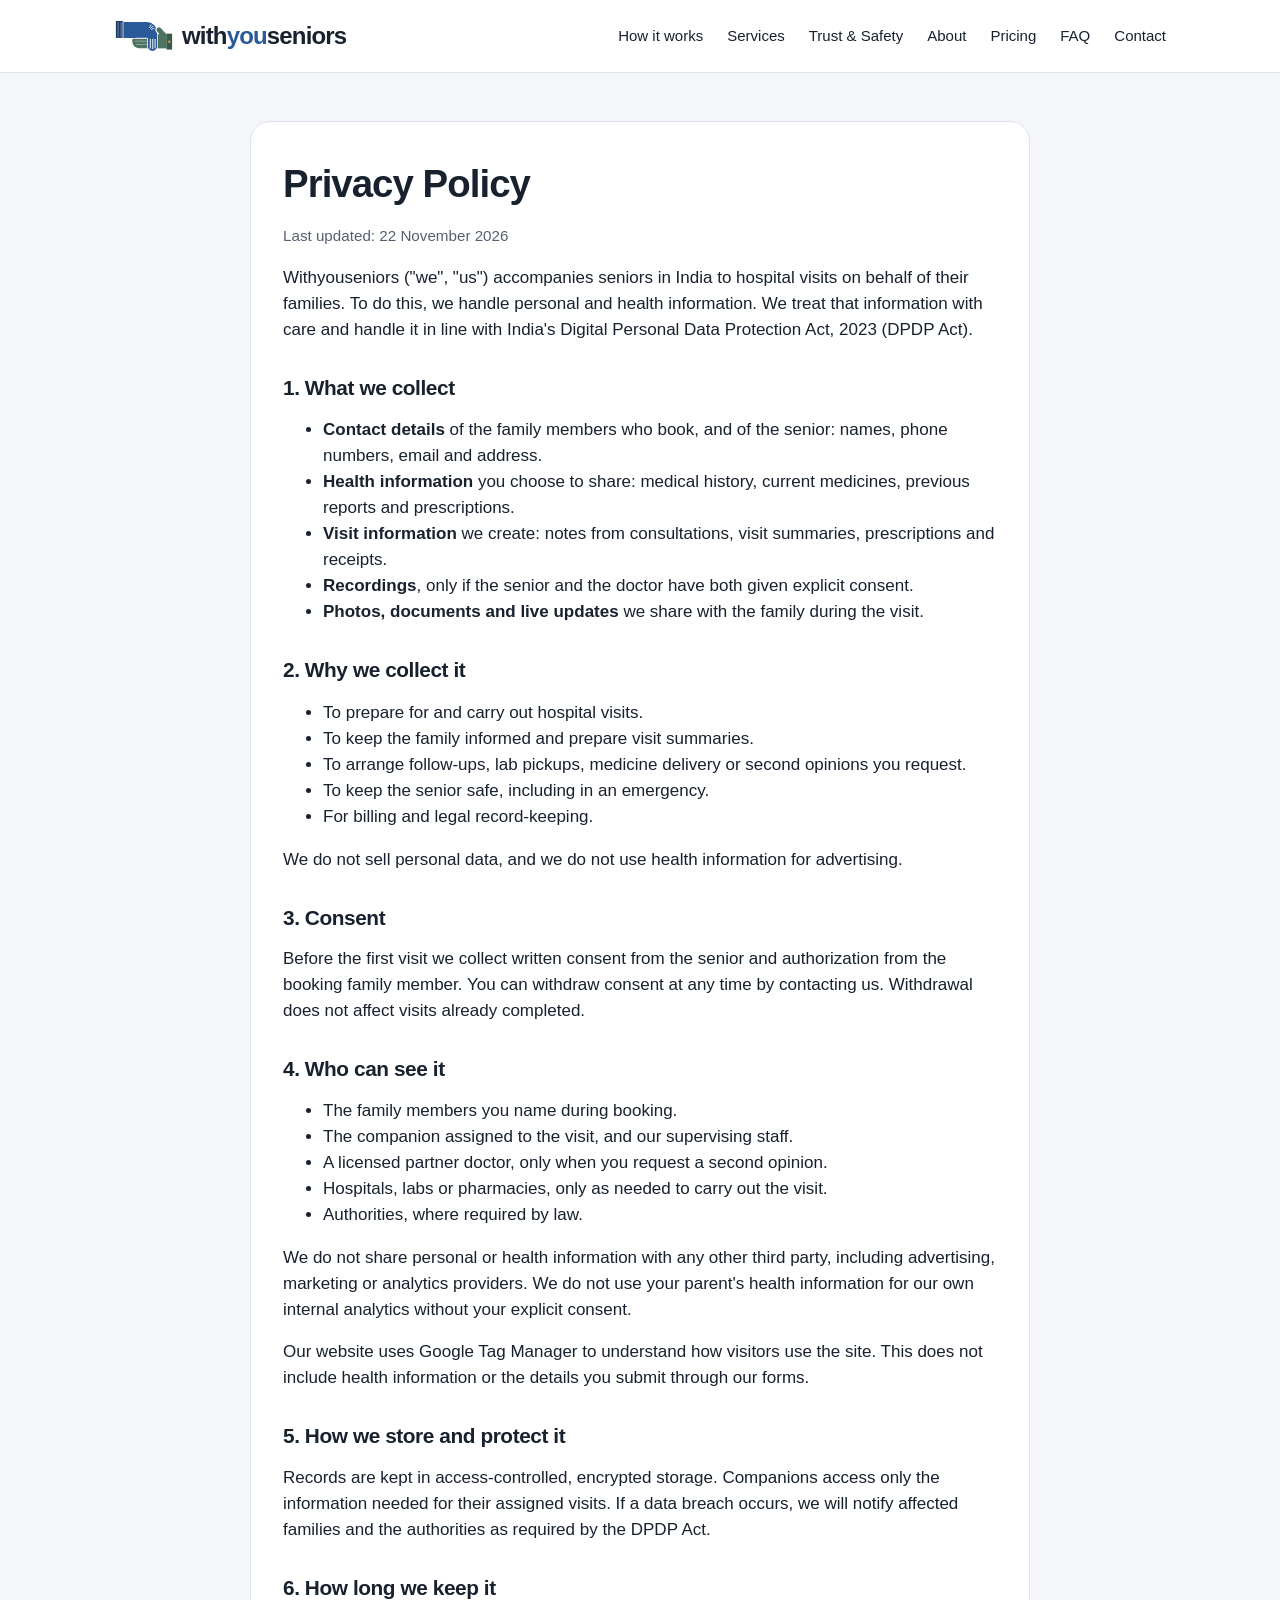
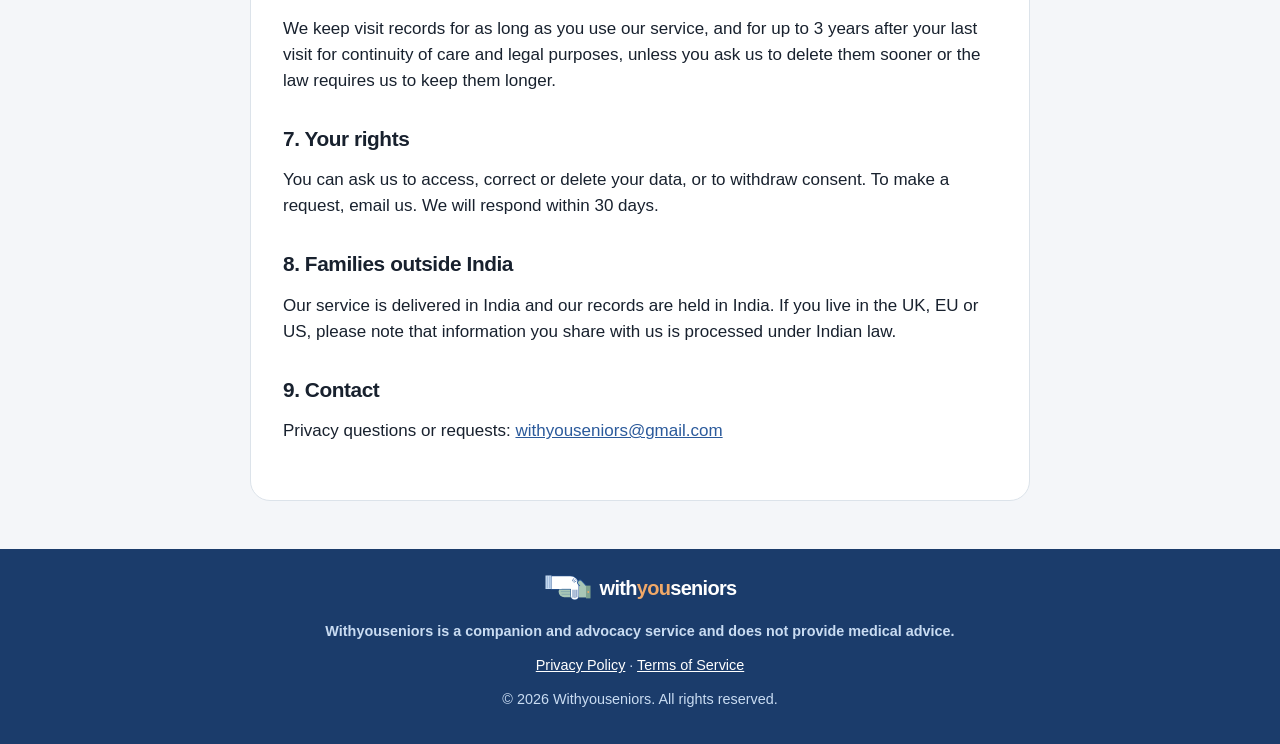
<file: privacy.html>
<!doctype html>
<html lang="en">
<head>
  <meta charset="UTF-8">
  <meta name="viewport" content="width=device-width, initial-scale=1.0">
  <title>Privacy Policy — Withyouseniors</title>
  <meta name="description" content="How Withyouseniors collects, uses, stores and protects personal and health information.">
  <link rel="icon" type="image/svg+xml" href="assets/favicon.svg">
  <meta name="theme-color" content="#2B5A9B">
  <link rel="stylesheet" href="styles.css">
</head>
<script async src="https://www.googletagmanager.com/gtm.js?id=GTM-WZBLW92P"></script>
<script>
  window.dataLayer = window.dataLayer || [];
  function gtag(){dataLayer.push(arguments);}
  gtag('js', new Date());
</script>
<body>
  <!-- DRAFT: have this policy reviewed by a qualified lawyer before launch. -->

  <header class="site-header">
    <div class="container header-inner">
      <a class="logo" href="index.html" aria-label="withyouseniors home"><img class="logo-mark" src="assets/logo.svg" alt="" width="60" height="36"><span class="logo-word">with<span class="logo-you">you</span>seniors</span></a>
      <button class="nav-toggle" id="navToggle" aria-label="Toggle navigation" aria-expanded="false" aria-controls="siteNav">
        <span></span><span></span><span></span>
      </button>
      <nav class="site-nav" id="siteNav">
        <a href="index.html#how-it-works">How it works</a>
        <a href="index.html#services">Services</a>
        <a href="index.html#trust">Trust &amp; Safety</a>
        <a href="index.html#about">About</a>
        <a href="index.html#pricing">Pricing</a>
        <a href="index.html#faq">FAQ</a>
        <a href="index.html#contact">Contact</a>
      </nav>
    </div>
  </header>

  <main class="legal">
    <div class="container">
      <h1>Privacy Policy</h1>
      <p class="legal-meta">Last updated: 22 November 2026</p>

      <p>Withyouseniors ("we", "us") accompanies seniors in India to hospital visits on behalf of their
        families. To do this, we handle personal and health information. We treat that information
        with care and handle it in line with India's Digital Personal Data Protection Act, 2023 (DPDP Act).</p>

      <h2>1. What we collect</h2>
      <ul>
        <li><strong>Contact details</strong> of the family members who book, and of the senior: names, phone numbers, email and address.</li>
        <li><strong>Health information</strong> you choose to share: medical history, current medicines, previous reports and prescriptions.</li>
        <li><strong>Visit information</strong> we create: notes from consultations, visit summaries, prescriptions and receipts.</li>
        <li><strong>Recordings</strong>, only if the senior and the doctor have both given explicit consent.</li>
        <li><strong>Photos, documents and live updates</strong> we share with the family during the visit.</li>
      </ul>

      <h2>2. Why we collect it</h2>
      <ul>
        <li>To prepare for and carry out hospital visits.</li>
        <li>To keep the family informed and prepare visit summaries.</li>
        <li>To arrange follow-ups, lab pickups, medicine delivery or second opinions you request.</li>
        <li>To keep the senior safe, including in an emergency.</li>
        <li>For billing and legal record-keeping.</li>
      </ul>
      <p>We do not sell personal data, and we do not use health information for advertising.</p>

      <h2>3. Consent</h2>
      <p>Before the first visit we collect written consent from the senior and authorization from the
        booking family member. You can withdraw consent at any time by contacting us. Withdrawal does
        not affect visits already completed.</p>

      <h2>4. Who can see it</h2>
      <ul>
        <li>The family members you name during booking.</li>
        <li>The companion assigned to the visit, and our supervising staff.</li>
        <li>A licensed partner doctor, only when you request a second opinion.</li>
        <li>Hospitals, labs or pharmacies, only as needed to carry out the visit.</li>
        <li>Authorities, where required by law.</li>
      </ul>
      <p>We do not share personal or health information with any other third party, including
        advertising, marketing or analytics providers. We do not use your parent's health information for our own internal
        analytics without your explicit consent.</p>
      <p>Our website uses Google Tag Manager to understand how visitors use the site. This does not
        include health information or the details you submit through our forms.</p>

      <h2>5. How we store and protect it</h2>
      <p>Records are kept in access-controlled, encrypted storage. Companions access only the
        information needed for their assigned visits. If a data breach occurs, we will notify affected
        families and the authorities as required by the DPDP Act.</p>

      <h2>6. How long we keep it</h2>
      <p>We keep visit records for as long as you use our service, and for up to 3 years after your
        last visit for continuity of care and legal purposes, unless you ask us to delete them sooner
        or the law requires us to keep them longer.</p>

      <h2>7. Your rights</h2>
      <p>You can ask us to access, correct or delete your data, or to withdraw consent. To make a
        request, email us. We will respond within 30 days.</p>

      <h2>8. Families outside India</h2>
      <p>Our service is delivered in India and our records are held in India. If you live in the UK,
        EU or US, please note that information you share with us is processed under Indian law.</p>

      <h2>9. Contact</h2>
      <p>Privacy questions or requests: <a href="mailto:withyouseniors@gmail.com">withyouseniors@gmail.com</a></p>
    </div>
  </main>

  <footer class="site-footer">
    <div class="container">
      <p class="footer-logo"><img src="assets/logo-reversed.svg" alt="" width="48" height="29"><span class="logo-word">with<span class="logo-you">you</span>seniors</span></p>
      <p class="footer-disclaimer">Withyouseniors is a companion and advocacy service and does not provide medical advice.</p>
      <p class="footer-links"><a href="privacy.html">Privacy Policy</a> · <a href="terms.html">Terms of Service</a></p>
      <p>&copy; 2026 Withyouseniors. All rights reserved.</p>
    </div>
  </footer>

  <script src="script.js"></script>
</body>
</html>
</file>
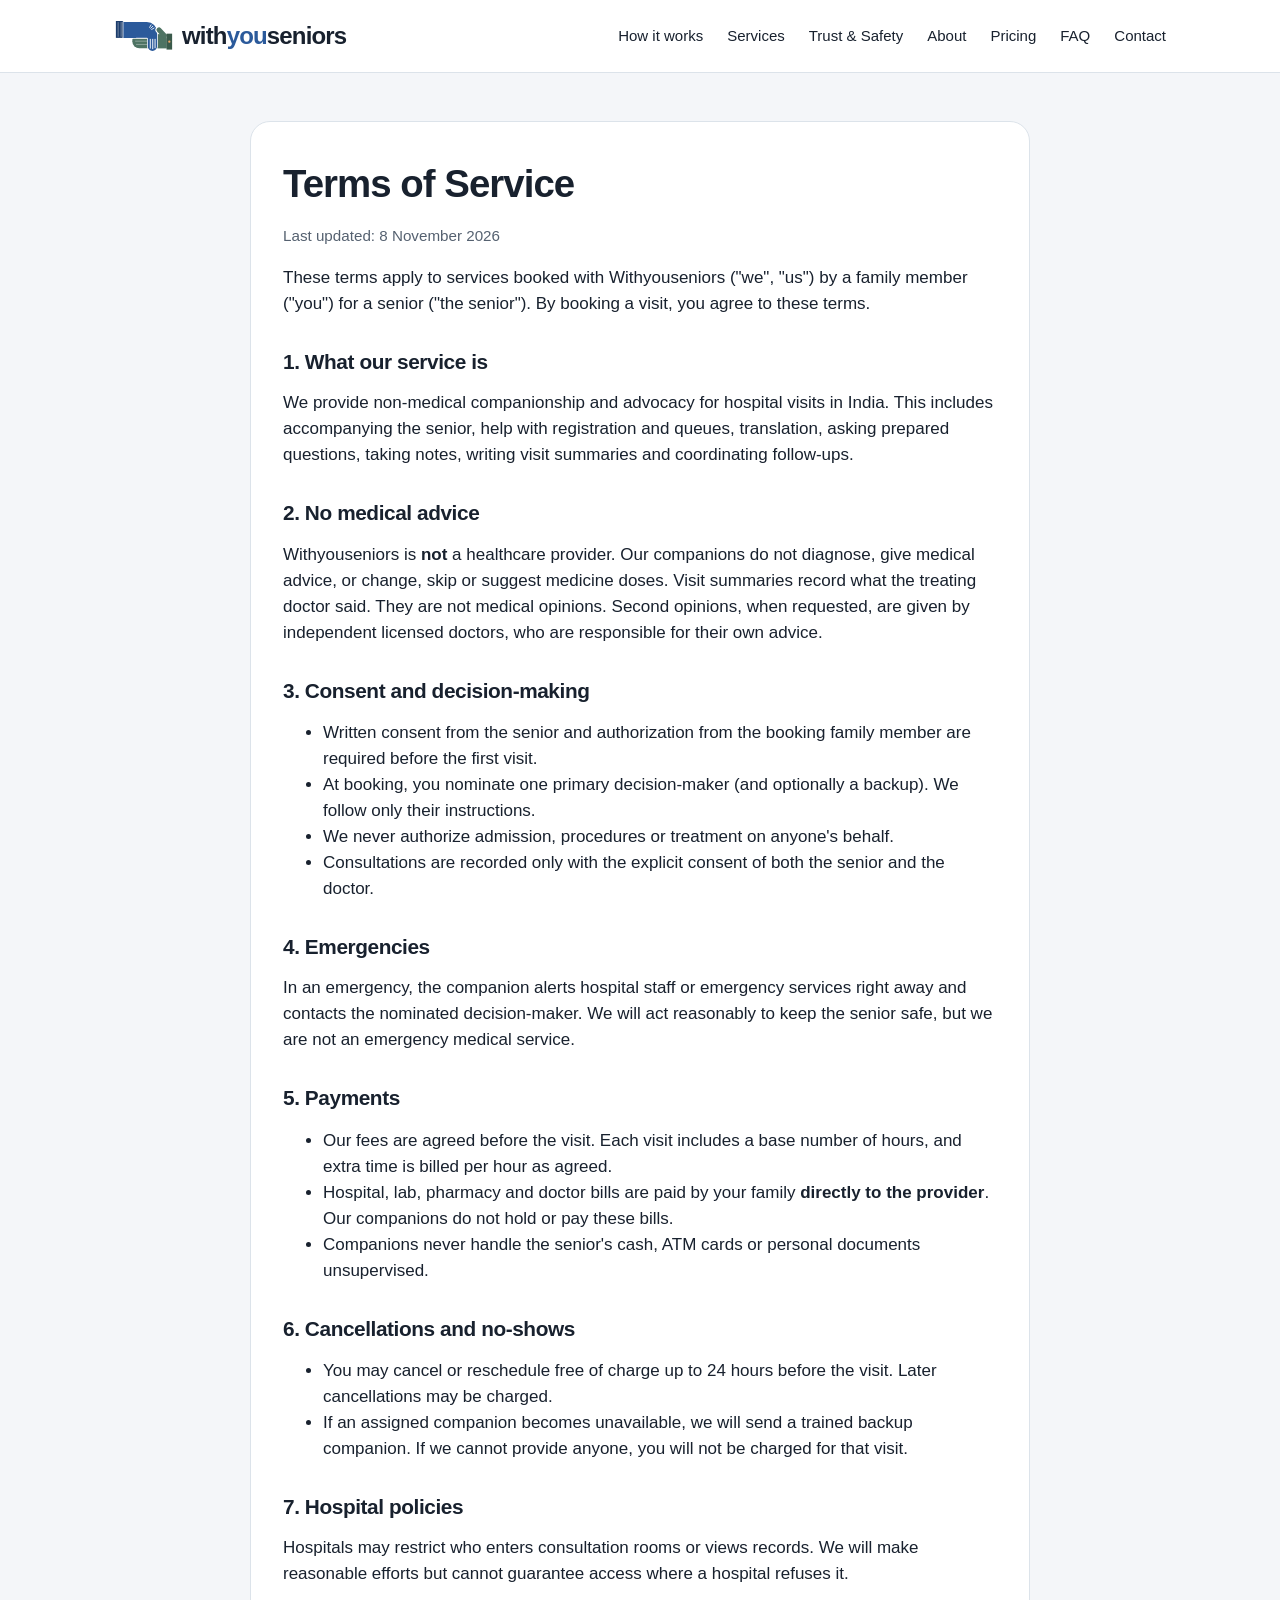
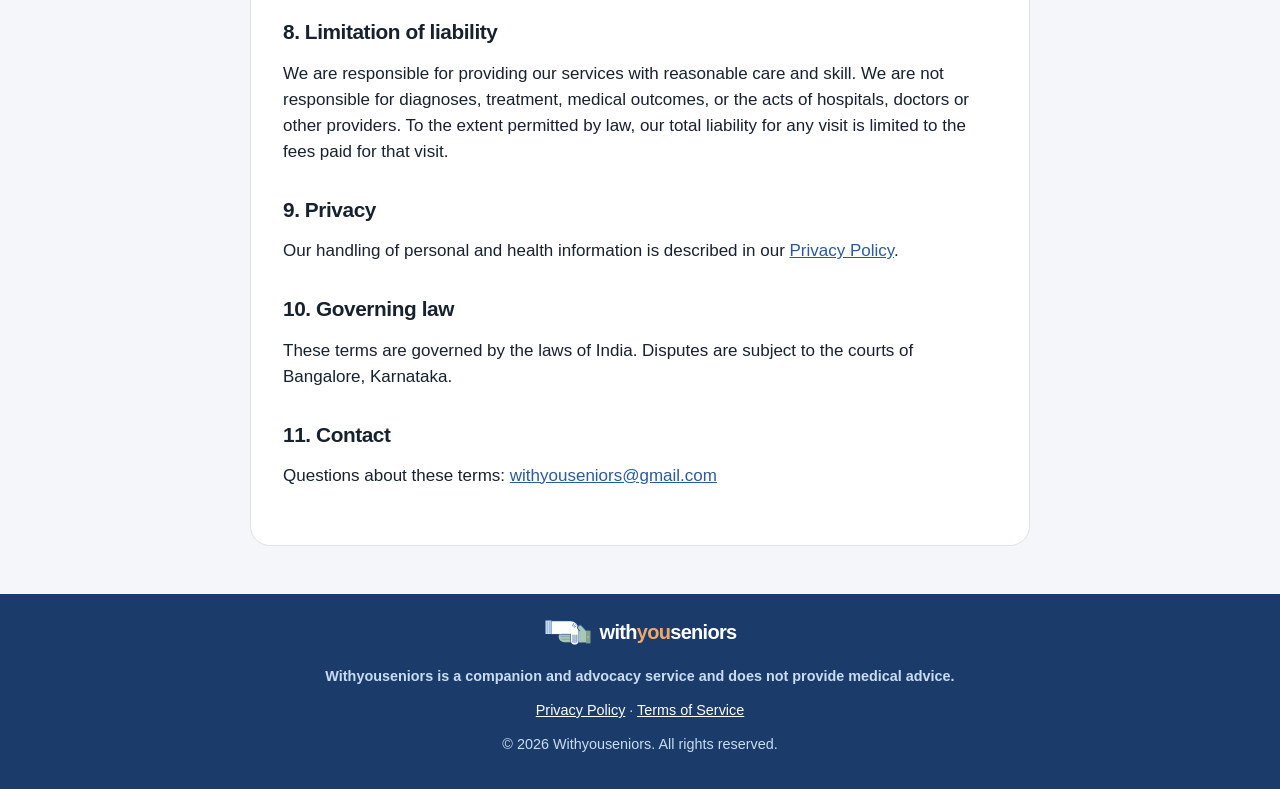
<file: terms.html>
<!doctype html>
<html lang="en">
<head>
  <meta charset="UTF-8">
  <meta name="viewport" content="width=device-width, initial-scale=1.0">
  <title>Terms of Service — Withyouseniors</title>
  <meta name="description" content="Terms of Service for Withyouseniors hospital visit companion services.">
  <link rel="icon" type="image/svg+xml" href="assets/favicon.svg">
  <meta name="theme-color" content="#2B5A9B">
  <link rel="stylesheet" href="styles.css">
</head>
<script async src="https://www.googletagmanager.com/gtm.js?id=GTM-WZBLW92P"></script>
<script>
  window.dataLayer = window.dataLayer || [];
  function gtag(){dataLayer.push(arguments);}
  gtag('js', new Date());
</script>
<body>
  <!-- DRAFT: have these terms reviewed by a qualified lawyer before launch. -->

  <header class="site-header">
    <div class="container header-inner">
      <a class="logo" href="index.html" aria-label="withyouseniors home"><img class="logo-mark" src="assets/logo.svg" alt="" width="60" height="36"><span class="logo-word">with<span class="logo-you">you</span>seniors</span></a>
      <button class="nav-toggle" id="navToggle" aria-label="Toggle navigation" aria-expanded="false" aria-controls="siteNav">
        <span></span><span></span><span></span>
      </button>
      <nav class="site-nav" id="siteNav">
        <a href="index.html#how-it-works">How it works</a>
        <a href="index.html#services">Services</a>
        <a href="index.html#trust">Trust &amp; Safety</a>
        <a href="index.html#about">About</a>
        <a href="index.html#pricing">Pricing</a>
        <a href="index.html#faq">FAQ</a>
        <a href="index.html#contact">Contact</a>
      </nav>
    </div>
  </header>

  <main class="legal">
    <div class="container">
      <h1>Terms of Service</h1>
      <p class="legal-meta">Last updated: 8 November 2026</p>

      <p>These terms apply to services booked with Withyouseniors ("we", "us") by a family member
        ("you") for a senior ("the senior"). By booking a visit, you agree to these terms.</p>

      <h2>1. What our service is</h2>
      <p>We provide non-medical companionship and advocacy for hospital visits in India. This includes
        accompanying the senior, help with registration and queues, translation, asking prepared
        questions, taking notes, writing visit summaries and coordinating follow-ups.</p>

      <h2>2. No medical advice</h2>
      <p>Withyouseniors is <strong>not</strong> a healthcare provider. Our companions do not diagnose,
        give medical advice, or change, skip or suggest medicine doses. Visit summaries record what the
        treating doctor said. They are not medical opinions. Second opinions, when requested, are given
        by independent licensed doctors, who are responsible for their own advice.</p>

      <h2>3. Consent and decision-making</h2>
      <ul>
        <li>Written consent from the senior and authorization from the booking family member are required before the first visit.</li>
        <li>At booking, you nominate one primary decision-maker (and optionally a backup). We follow only their instructions.</li>
        <li>We never authorize admission, procedures or treatment on anyone's behalf.</li>
        <li>Consultations are recorded only with the explicit consent of both the senior and the doctor.</li>
      </ul>

      <h2>4. Emergencies</h2>
      <p>In an emergency, the companion alerts hospital staff or emergency services right away and
        contacts the nominated decision-maker. We will act reasonably to keep the senior safe, but we
        are not an emergency medical service.</p>

      <h2>5. Payments</h2>
      <ul>
        <li>Our fees are agreed before the visit. Each visit includes a base number of hours, and extra time is billed per hour as agreed.</li>
        <li>Hospital, lab, pharmacy and doctor bills are paid by your family <strong>directly to the provider</strong>. Our companions do not hold or pay these bills.</li>
        <li>Companions never handle the senior's cash, ATM cards or personal documents unsupervised.</li>
      </ul>

      <h2>6. Cancellations and no-shows</h2>
      <ul>
        <li>You may cancel or reschedule free of charge up to 24 hours before the visit. Later cancellations may be charged.</li>
        <li>If an assigned companion becomes unavailable, we will send a trained backup companion. If we cannot provide anyone, you will not be charged for that visit.</li>
      </ul>

      <h2>7. Hospital policies</h2>
      <p>Hospitals may restrict who enters consultation rooms or views records. We will make reasonable
        efforts but cannot guarantee access where a hospital refuses it.</p>

      <h2>8. Limitation of liability</h2>
      <p>We are responsible for providing our services with reasonable care and skill. We are not
        responsible for diagnoses, treatment, medical outcomes, or the acts of hospitals, doctors or
        other providers. To the extent permitted by law, our total liability for any visit is limited
        to the fees paid for that visit.</p>

      <h2>9. Privacy</h2>
      <p>Our handling of personal and health information is described in our <a href="privacy.html">Privacy Policy</a>.</p>

      <h2>10. Governing law</h2>
      <p>These terms are governed by the laws of India. Disputes are subject to the courts of Bangalore, Karnataka.</p>

      <h2>11. Contact</h2>
      <p>Questions about these terms: <a href="mailto:withyouseniors@gmail.com">withyouseniors@gmail.com</a></p>
    </div>
  </main>

  <footer class="site-footer">
    <div class="container">
      <p class="footer-logo"><img src="assets/logo-reversed.svg" alt="" width="48" height="29"><span class="logo-word">with<span class="logo-you">you</span>seniors</span></p>
      <p class="footer-disclaimer">Withyouseniors is a companion and advocacy service and does not provide medical advice.</p>
      <p class="footer-links"><a href="privacy.html">Privacy Policy</a> · <a href="terms.html">Terms of Service</a></p>
      <p>&copy; 2026 Withyouseniors. All rights reserved.</p>
    </div>
  </footer>

  <script src="script.js"></script>
</body>
</html>
</file>
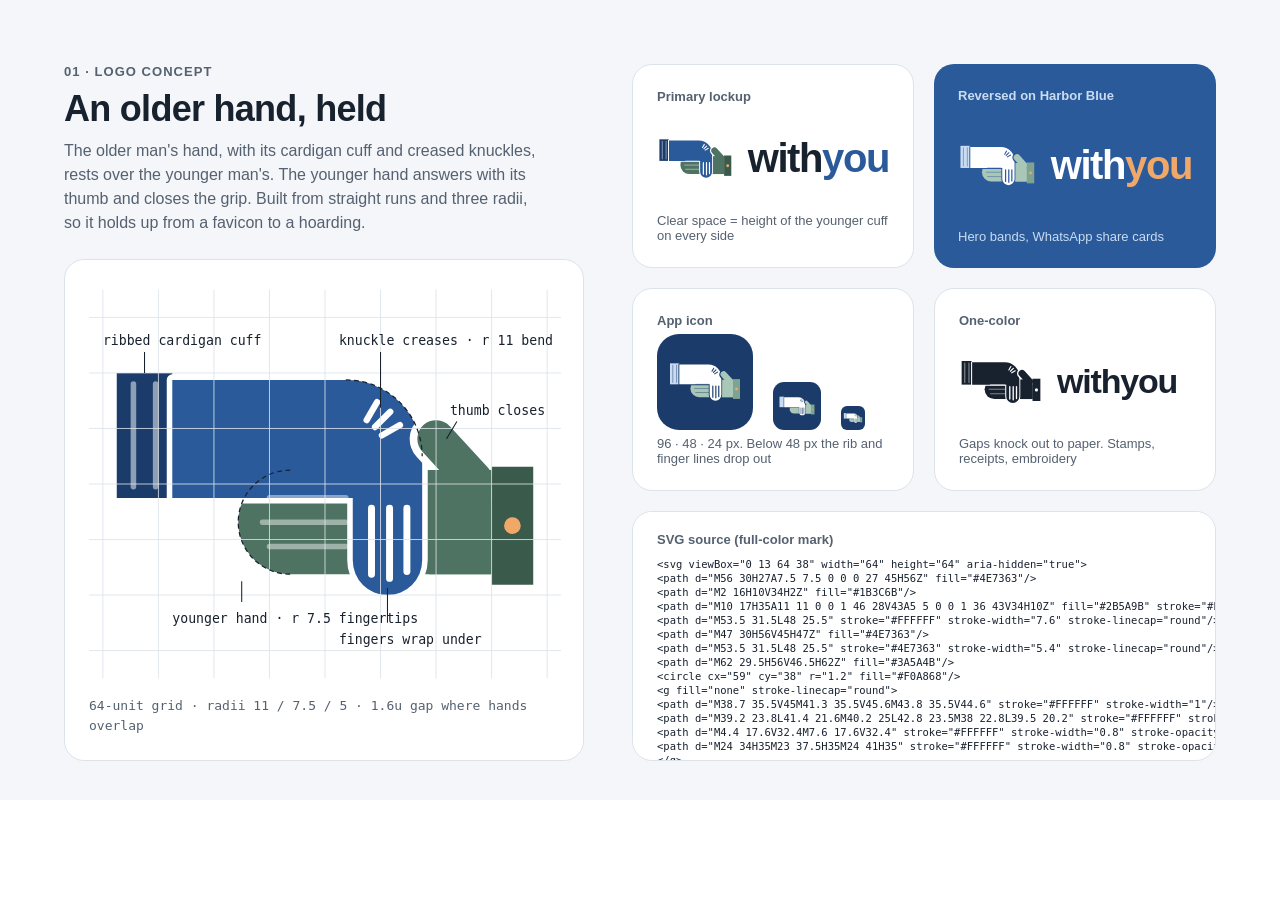
<file: theme/01 Logo concept-html/Main.dc.html>
<!doctype html>
<html lang="en">
<head>
<meta charset="utf-8">
<title>WithYou logo concept</title>
<script src="./vendor/react.js"></script>
<script src="./vendor/react-dom.js"></script>
<script src="./support.js"></script>
</head>
<body>
<x-dc>
<helmet>
<style>
body{margin:0}
a{color:#2B5A9B}a:hover{color:#1B3C6B}
</style>
</helmet>
<div style="width: 1280px; height: 800px; box-sizing: border-box; padding: 64px; background: #F4F6F9; color: #18212E; font-family: -apple-system, BlinkMacSystemFont, 'Segoe UI', Roboto, 'Noto Sans', 'Helvetica Neue', Arial, sans-serif; display: grid; grid-template-columns: 520px minmax(0, 1fr); gap: 48px">

  <section style="display: flex; flex-direction: column; gap: 24px">
    <div style="display: flex; flex-direction: column; gap: 8px">
      <p style="margin: 0; font-size: 13px; font-weight: 600; letter-spacing: 0.08em; text-transform: uppercase; color: #556170">01 · Logo concept</p>
      <h1 style="margin: 0; font-size: 36px; line-height: 44px; font-weight: 700; letter-spacing: -0.02em; text-wrap: balance">An older hand, held</h1>
      <p style="margin: 0; font-size: 16px; line-height: 24px; color: #556170; max-width: 480px">The older man's hand, with its cardigan cuff and creased knuckles, rests over the younger man's. The younger hand answers with its thumb and closes the grip. Built from straight runs and three radii, so it holds up from a favicon to a hoarding.</p>
    </div>
    <div style="background: #FFFFFF; border: 1px solid #DCE3EA; border-radius: 20px; padding: 24px; display: flex; flex-direction: column; gap: 12px">
<svg viewBox="-2 4 68 56" width="472" height="400" role="img" aria-label="Construction of the WithYou mark: an older man's hand with a ribbed cardigan cuff rests over a younger man's hand, whose thumb closes the grip">
<path d="M56 30H27A7.5 7.5 0 0 0 27 45H56Z" fill="#4E7363"></path>
<path d="M2 16H10V34H2Z" fill="#1B3C6B"></path>
<path d="M10 17H35A11 11 0 0 1 46 28V43A5 5 0 0 1 36 43V34H10Z" fill="#2B5A9B" stroke="#FFFFFF" stroke-width="1.6" stroke-linejoin="round" paint-order="stroke"></path>
<path d="M53.5 31.5L48 25.5" stroke="#FFFFFF" stroke-width="7.6" stroke-linecap="round"></path>
<path d="M47 30H56V45H47Z" fill="#4E7363"></path>
<path d="M53.5 31.5L48 25.5" stroke="#4E7363" stroke-width="5.4" stroke-linecap="round"></path>
<path d="M62 29.5H56V46.5H62Z" fill="#3A5A4B"></path>
<circle cx="59" cy="38" r="1.2" fill="#F0A868"></circle>
<g fill="none" stroke-linecap="round">
<path d="M38.7 35.5V45M41.3 35.5V45.6M43.8 35.5V44.6" stroke="#FFFFFF" stroke-width="1"></path>
<path d="M39.2 23.8L41.4 21.6M40.2 25L42.8 23.5M38 22.8L39.5 20.2" stroke="#FFFFFF" stroke-width="0.9"></path>
<path d="M4.4 17.6V32.4M7.6 17.6V32.4" stroke="#FFFFFF" stroke-width="0.8" stroke-opacity="0.5"></path>
<path d="M24 34H35M23 37.5H35M24 41H35" stroke="#FFFFFF" stroke-width="0.8" stroke-opacity="0.45"></path>
</g>
<g stroke="#DCE3EA" stroke-width="0.12" fill="none">
<path d="M-2 8H66M-2 16H66M-2 24H66M-2 32H66M-2 40H66M-2 48H66M-2 56H66"></path>
<path d="M0 4V60M8 4V60M16 4V60M24 4V60M32 4V60M40 4V60M48 4V60M56 4V60M64 4V60"></path>
</g>
<g fill="none" stroke="#18212E" stroke-width="0.18" stroke-dasharray="0.7 0.5">
<path d="M35 17A11 11 0 0 1 46 28"></path>
<path d="M27 30A7.5 7.5 0 0 0 27 45"></path>
</g>
<g stroke="#18212E" stroke-width="0.15" fill="none"><path d="M6 13V16M40 13V21M51 23L49.5 25.5M20 49V46M41 52V47"></path></g>
<g fill="#18212E" font-size="1.9" font-family="ui-monospace, SFMono-Regular, Menlo, monospace">
<text x="0" y="12">ribbed cardigan cuff</text>
<text x="34" y="12">knuckle creases · r 11 bend</text>
<text x="50" y="22">thumb closes</text>
<text x="10" y="52">younger hand · r 7.5 fingertips</text>
<text x="34" y="55">fingers wrap under</text>
</g>
</svg>
      <p style="margin: 0; font-size: 13px; line-height: 20px; color: #556170; font-family: ui-monospace, SFMono-Regular, Menlo, monospace">64-unit grid · radii 11 / 7.5 / 5 · 1.6u gap where hands overlap</p>
    </div>
  </section>

  <section style="display: grid; grid-template-columns: repeat(2, minmax(0, 1fr)); grid-template-rows: 1fr 1fr 250px; gap: 20px">
    <div style="background: #FFFFFF; border: 1px solid #DCE3EA; border-radius: 20px; padding: 24px; display: flex; flex-direction: column; justify-content: space-between">
      <p style="margin: 0; font-size: 13px; font-weight: 600; color: #556170">Primary lockup</p>
      <div style="display: flex; align-items: center; gap: 14px">
<svg viewBox="0 13 64 38" width="96" height="57" aria-hidden="true">
<path d="M56 30H27A7.5 7.5 0 0 0 27 45H56Z" fill="#4E7363"></path>
<path d="M2 16H10V34H2Z" fill="#1B3C6B"></path>
<path d="M10 17H35A11 11 0 0 1 46 28V43A5 5 0 0 1 36 43V34H10Z" fill="#2B5A9B" stroke="#FFFFFF" stroke-width="1.6" stroke-linejoin="round" paint-order="stroke"></path>
<path d="M53.5 31.5L48 25.5" stroke="#FFFFFF" stroke-width="7.6" stroke-linecap="round"></path>
<path d="M47 30H56V45H47Z" fill="#4E7363"></path>
<path d="M53.5 31.5L48 25.5" stroke="#4E7363" stroke-width="5.4" stroke-linecap="round"></path>
<path d="M62 29.5H56V46.5H62Z" fill="#3A5A4B"></path>
<circle cx="59" cy="38" r="1.2" fill="#F0A868"></circle>
<g fill="none" stroke-linecap="round">
<path d="M38.7 35.5V45M41.3 35.5V45.6M43.8 35.5V44.6" stroke="#FFFFFF" stroke-width="1"></path>
<path d="M39.2 23.8L41.4 21.6M40.2 25L42.8 23.5M38 22.8L39.5 20.2" stroke="#FFFFFF" stroke-width="0.9"></path>
<path d="M4.4 17.6V32.4M7.6 17.6V32.4" stroke="#FFFFFF" stroke-width="0.8" stroke-opacity="0.5"></path>
<path d="M24 34H35M23 37.5H35M24 41H35" stroke="#FFFFFF" stroke-width="0.8" stroke-opacity="0.45"></path>
</g>
</svg>
        <span style="font-size: 40px; font-weight: 700; letter-spacing: -0.035em; color: #18212E">with<span style="color: #2B5A9B">you</span></span>
      </div>
      <p style="margin: 0; font-size: 13px; color: #556170">Clear space = height of the younger cuff on every side</p>
    </div>

    <div style="background: #2B5A9B; border-radius: 20px; padding: 24px; display: flex; flex-direction: column; justify-content: space-between">
      <p style="margin: 0; font-size: 13px; font-weight: 600; color: #C9DCF2">Reversed on Harbor Blue</p>
      <div style="display: flex; align-items: center; gap: 14px">
<svg viewBox="0 13 64 38" width="96" height="57" aria-hidden="true">
<path d="M56 30H27A7.5 7.5 0 0 0 27 45H56Z" fill="#A9C7B6"></path>
<path d="M2 16H10V34H2Z" fill="#C9DCF2"></path>
<path d="M10 17H35A11 11 0 0 1 46 28V43A5 5 0 0 1 36 43V34H10Z" fill="#FFFFFF" stroke="#2B5A9B" stroke-width="1.6" stroke-linejoin="round" paint-order="stroke"></path>
<path d="M53.5 31.5L48 25.5" stroke="#2B5A9B" stroke-width="7.6" stroke-linecap="round"></path>
<path d="M47 30H56V45H47Z" fill="#A9C7B6"></path>
<path d="M53.5 31.5L48 25.5" stroke="#A9C7B6" stroke-width="5.4" stroke-linecap="round"></path>
<path d="M62 29.5H56V46.5H62Z" fill="#7FA391"></path>
<circle cx="59" cy="38" r="1.2" fill="#F0A868"></circle>
<g fill="none" stroke-linecap="round">
<path d="M38.7 35.5V45M41.3 35.5V45.6M43.8 35.5V44.6" stroke="#2B5A9B" stroke-width="1"></path>
<path d="M39.2 23.8L41.4 21.6M40.2 25L42.8 23.5M38 22.8L39.5 20.2" stroke="#2B5A9B" stroke-width="0.9"></path>
<path d="M4.4 17.6V32.4M7.6 17.6V32.4" stroke="#2B5A9B" stroke-width="0.8" stroke-opacity="0.5"></path>
<path d="M24 34H35M23 37.5H35M24 41H35" stroke="#2B5A9B" stroke-width="0.8" stroke-opacity="0.45"></path>
</g>
</svg>
        <span style="font-size: 40px; font-weight: 700; letter-spacing: -0.035em; color: #FFFFFF">with<span style="color: #F0A868">you</span></span>
      </div>
      <p style="margin: 0; font-size: 13px; color: #C9DCF2">Hero bands, WhatsApp share cards</p>
    </div>

    <div style="background: #FFFFFF; border: 1px solid #DCE3EA; border-radius: 20px; padding: 24px; display: flex; flex-direction: column; justify-content: space-between">
      <p style="margin: 0; font-size: 13px; font-weight: 600; color: #556170">App icon</p>
      <div style="display: flex; align-items: flex-end; gap: 20px">
        <div style="width: 96px; height: 96px; border-radius: 22px; background: #1B3C6B; display: flex; align-items: center; justify-content: center">
<svg viewBox="-4 -4 72 72" width="84" height="84" aria-hidden="true">
<path d="M56 30H27A7.5 7.5 0 0 0 27 45H56Z" fill="#A9C7B6"></path>
<path d="M2 16H10V34H2Z" fill="#C9DCF2"></path>
<path d="M10 17H35A11 11 0 0 1 46 28V43A5 5 0 0 1 36 43V34H10Z" fill="#FFFFFF" stroke="#1B3C6B" stroke-width="1.6" stroke-linejoin="round" paint-order="stroke"></path>
<path d="M53.5 31.5L48 25.5" stroke="#1B3C6B" stroke-width="7.6" stroke-linecap="round"></path>
<path d="M47 30H56V45H47Z" fill="#A9C7B6"></path>
<path d="M53.5 31.5L48 25.5" stroke="#A9C7B6" stroke-width="5.4" stroke-linecap="round"></path>
<path d="M62 29.5H56V46.5H62Z" fill="#7FA391"></path>
<circle cx="59" cy="38" r="1.2" fill="#F0A868"></circle>
<g fill="none" stroke-linecap="round">
<path d="M38.7 35.5V45M41.3 35.5V45.6M43.8 35.5V44.6" stroke="#1B3C6B" stroke-width="1"></path>
<path d="M39.2 23.8L41.4 21.6M40.2 25L42.8 23.5M38 22.8L39.5 20.2" stroke="#1B3C6B" stroke-width="0.9"></path>
<path d="M4.4 17.6V32.4M7.6 17.6V32.4" stroke="#1B3C6B" stroke-width="0.8" stroke-opacity="0.5"></path>
<path d="M24 34H35M23 37.5H35M24 41H35" stroke="#1B3C6B" stroke-width="0.8" stroke-opacity="0.45"></path>
</g>
</svg>
        </div>
        <div style="width: 48px; height: 48px; border-radius: 11px; background: #1B3C6B; display: flex; align-items: center; justify-content: center">
<svg viewBox="-4 -4 72 72" width="42" height="42" aria-hidden="true">
<path d="M56 30H27A7.5 7.5 0 0 0 27 45H56Z" fill="#A9C7B6"></path>
<path d="M2 16H10V34H2Z" fill="#C9DCF2"></path>
<path d="M10 17H35A11 11 0 0 1 46 28V43A5 5 0 0 1 36 43V34H10Z" fill="#FFFFFF" stroke="#1B3C6B" stroke-width="1.6" stroke-linejoin="round" paint-order="stroke"></path>
<path d="M53.5 31.5L48 25.5" stroke="#1B3C6B" stroke-width="7.6" stroke-linecap="round"></path>
<path d="M47 30H56V45H47Z" fill="#A9C7B6"></path>
<path d="M53.5 31.5L48 25.5" stroke="#A9C7B6" stroke-width="5.4" stroke-linecap="round"></path>
<path d="M62 29.5H56V46.5H62Z" fill="#7FA391"></path>
<circle cx="59" cy="38" r="1.2" fill="#F0A868"></circle>
<g fill="none" stroke-linecap="round">
<path d="M38.7 35.5V45M41.3 35.5V45.6M43.8 35.5V44.6" stroke="#1B3C6B" stroke-width="1"></path>
<path d="M39.2 23.8L41.4 21.6M40.2 25L42.8 23.5M38 22.8L39.5 20.2" stroke="#1B3C6B" stroke-width="0.9"></path>
</g>
</svg>
        </div>
        <div style="width: 24px; height: 24px; border-radius: 6px; background: #1B3C6B; display: flex; align-items: center; justify-content: center">
<svg viewBox="-4 -4 72 72" width="22" height="22" aria-hidden="true">
<path d="M56 30H27A7.5 7.5 0 0 0 27 45H56Z" fill="#A9C7B6"></path>
<path d="M2 16H10V34H2Z" fill="#C9DCF2"></path>
<path d="M10 17H35A11 11 0 0 1 46 28V43A5 5 0 0 1 36 43V34H10Z" fill="#FFFFFF" stroke="#1B3C6B" stroke-width="1.6" stroke-linejoin="round" paint-order="stroke"></path>
<path d="M53.5 31.5L48 25.5" stroke="#1B3C6B" stroke-width="7.6" stroke-linecap="round"></path>
<path d="M47 30H56V45H47Z" fill="#A9C7B6"></path>
<path d="M53.5 31.5L48 25.5" stroke="#A9C7B6" stroke-width="5.4" stroke-linecap="round"></path>
<path d="M62 29.5H56V46.5H62Z" fill="#7FA391"></path>
<circle cx="59" cy="38" r="1.2" fill="#F0A868"></circle>
<g fill="none" stroke-linecap="round">
<path d="M38.7 35.5V45M41.3 35.5V45.6M43.8 35.5V44.6" stroke="#1B3C6B" stroke-width="1"></path>
<path d="M39.2 23.8L41.4 21.6M40.2 25L42.8 23.5M38 22.8L39.5 20.2" stroke="#1B3C6B" stroke-width="0.9"></path>
</g>
</svg>
        </div>
      </div>
      <p style="margin: 0; font-size: 13px; color: #556170">96 · 48 · 24 px. Below 48 px the rib and finger lines drop out</p>
    </div>

    <div style="background: #FFFFFF; border: 1px solid #DCE3EA; border-radius: 20px; padding: 24px; display: flex; flex-direction: column; justify-content: space-between">
      <p style="margin: 0; font-size: 13px; font-weight: 600; color: #556170">One-color</p>
      <div style="display: flex; align-items: center; gap: 14px">
<svg viewBox="0 13 64 38" width="84" height="50" aria-hidden="true">
<path d="M56 30H27A7.5 7.5 0 0 0 27 45H56Z" fill="#18212E"></path>
<path d="M2 16H10V34H2Z" fill="#18212E"></path>
<path d="M10 17H35A11 11 0 0 1 46 28V43A5 5 0 0 1 36 43V34H10Z" fill="#18212E" stroke="#FFFFFF" stroke-width="1.6" stroke-linejoin="round" paint-order="stroke"></path>
<path d="M53.5 31.5L48 25.5" stroke="#FFFFFF" stroke-width="7.6" stroke-linecap="round"></path>
<path d="M47 30H56V45H47Z" fill="#18212E"></path>
<path d="M53.5 31.5L48 25.5" stroke="#18212E" stroke-width="5.4" stroke-linecap="round"></path>
<path d="M62 29.5H56V46.5H62Z" fill="#18212E"></path>
<circle cx="59" cy="38" r="1.2" fill="#FFFFFF"></circle>
<g fill="none" stroke-linecap="round">
<path d="M38.7 35.5V45M41.3 35.5V45.6M43.8 35.5V44.6" stroke="#FFFFFF" stroke-width="1"></path>
<path d="M39.2 23.8L41.4 21.6M40.2 25L42.8 23.5M38 22.8L39.5 20.2" stroke="#FFFFFF" stroke-width="0.9"></path>
<path d="M4.4 17.6V32.4M7.6 17.6V32.4" stroke="#FFFFFF" stroke-width="0.8" stroke-opacity="0.5"></path>
<path d="M24 34H35M23 37.5H35M24 41H35" stroke="#FFFFFF" stroke-width="0.8" stroke-opacity="0.45"></path>
</g>
</svg>
        <span style="font-size: 34px; font-weight: 700; letter-spacing: -0.035em; color: #18212E">withyou</span>
      </div>
      <p style="margin: 0; font-size: 13px; color: #556170">Gaps knock out to paper. Stamps, receipts, embroidery</p>
    </div>

    <div style="grid-column: span 2; background: #FFFFFF; border: 1px solid #DCE3EA; border-radius: 20px; padding: 20px 24px; display: flex; flex-direction: column; gap: 10px; overflow: auto">
      <p style="margin: 0; font-size: 13px; font-weight: 600; color: #556170">SVG source (full-color mark)</p>
      <pre style="margin: 0; font-size: 10.5px; line-height: 14px; color: #18212E; font-family: ui-monospace, SFMono-Regular, Menlo, monospace; white-space: pre">&lt;svg viewBox="0 13 64 38" width="64" height="64" aria-hidden="true"&gt;
&lt;path d="M56 30H27A7.5 7.5 0 0 0 27 45H56Z" fill="#4E7363"/&gt;
&lt;path d="M2 16H10V34H2Z" fill="#1B3C6B"/&gt;
&lt;path d="M10 17H35A11 11 0 0 1 46 28V43A5 5 0 0 1 36 43V34H10Z" fill="#2B5A9B" stroke="#FFFFFF" stroke-width="1.6" stroke-linejoin="round" paint-order="stroke"/&gt;
&lt;path d="M53.5 31.5L48 25.5" stroke="#FFFFFF" stroke-width="7.6" stroke-linecap="round"/&gt;
&lt;path d="M47 30H56V45H47Z" fill="#4E7363"/&gt;
&lt;path d="M53.5 31.5L48 25.5" stroke="#4E7363" stroke-width="5.4" stroke-linecap="round"/&gt;
&lt;path d="M62 29.5H56V46.5H62Z" fill="#3A5A4B"/&gt;
&lt;circle cx="59" cy="38" r="1.2" fill="#F0A868"/&gt;
&lt;g fill="none" stroke-linecap="round"&gt;
&lt;path d="M38.7 35.5V45M41.3 35.5V45.6M43.8 35.5V44.6" stroke="#FFFFFF" stroke-width="1"/&gt;
&lt;path d="M39.2 23.8L41.4 21.6M40.2 25L42.8 23.5M38 22.8L39.5 20.2" stroke="#FFFFFF" stroke-width="0.9"/&gt;
&lt;path d="M4.4 17.6V32.4M7.6 17.6V32.4" stroke="#FFFFFF" stroke-width="0.8" stroke-opacity="0.5"/&gt;
&lt;path d="M24 34H35M23 37.5H35M24 41H35" stroke="#FFFFFF" stroke-width="0.8" stroke-opacity="0.45"/&gt;
&lt;/g&gt;
&lt;/svg&gt;</pre>
    </div>
  </section>
</div>
</x-dc>
<script type="text/x-dc" data-dc-script data-props='{"$preview":{"width":1280,"height":800}}'>
class Component extends DCLogic {
renderVals() {
return {};
}
}
</script>
</body>
</html>
</file>
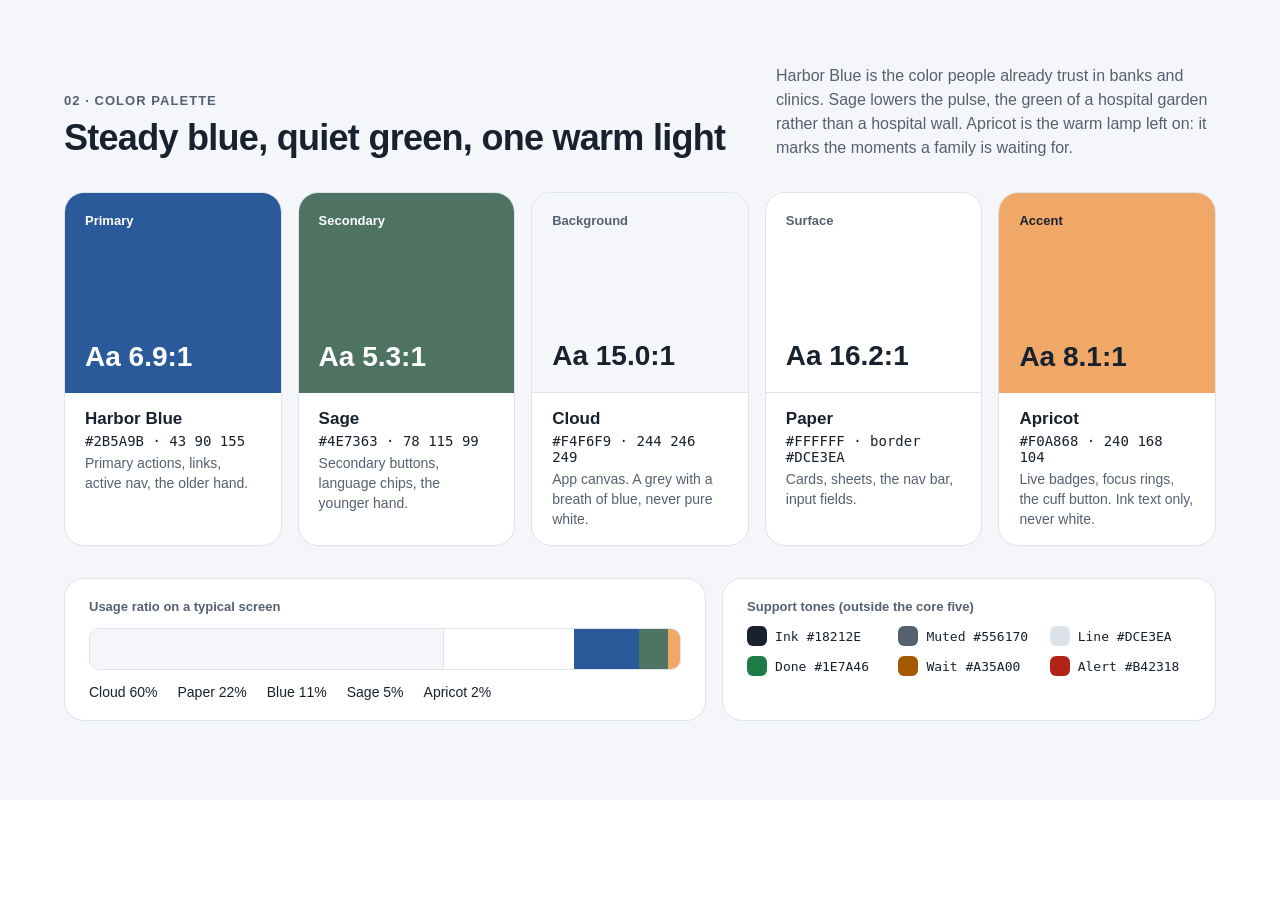
<file: theme/02 Color palette-html/Palette.dc.html>
<!doctype html>
<html lang="en">
<head>
<meta charset="utf-8">
<title>WithYou color palette</title>
<script src="./vendor/react.js"></script>
<script src="./vendor/react-dom.js"></script>
<script src="./support.js"></script>
</head>
<body>
<x-dc>
<helmet>
<style>
body{margin:0}
a{color:#2B5A9B}a:hover{color:#1B3C6B}
</style>
</helmet>
<div style="width: 1280px; height: 800px; box-sizing: border-box; padding: 64px; background: #F4F6F9; color: #18212E; font-family: -apple-system, BlinkMacSystemFont, 'Segoe UI', Roboto, 'Noto Sans', 'Helvetica Neue', Arial, sans-serif; display: flex; flex-direction: column; gap: 32px">

  <header style="display: flex; justify-content: space-between; align-items: flex-end; gap: 32px">
    <div style="display: flex; flex-direction: column; gap: 8px">
      <p style="margin: 0; font-size: 13px; font-weight: 600; letter-spacing: 0.08em; text-transform: uppercase; color: #556170">02 · Color palette</p>
      <h1 style="margin: 0; font-size: 36px; line-height: 44px; font-weight: 700; letter-spacing: -0.02em">Steady blue, quiet green, one warm light</h1>
    </div>
    <p style="margin: 0; font-size: 16px; line-height: 24px; color: #556170; max-width: 440px">Harbor Blue is the color people already trust in banks and clinics. Sage lowers the pulse, the green of a hospital garden rather than a hospital wall. Apricot is the warm lamp left on: it marks the moments a family is waiting for.</p>
  </header>

  <div style="display: grid; grid-template-columns: repeat(5, minmax(0, 1fr)); gap: 16px">
    <div style="display: flex; flex-direction: column; border-radius: 20px; overflow: hidden; border: 1px solid #DCE3EA; background: #FFFFFF">
      <div style="height: 200px; background: #2B5A9B; padding: 20px; box-sizing: border-box; display: flex; flex-direction: column; justify-content: space-between">
        <span style="font-size: 13px; font-weight: 600; color: #FFFFFF">Primary</span>
        <span style="font-size: 28px; font-weight: 700; color: #FFFFFF">Aa 6.9:1</span>
      </div>
      <div style="padding: 16px 20px; display: flex; flex-direction: column; gap: 4px">
        <strong style="font-size: 17px">Harbor Blue</strong>
        <span style="font-size: 14px; font-family: ui-monospace, SFMono-Regular, Menlo, monospace; font-variant-numeric: tabular-nums">#2B5A9B · 43 90 155</span>
        <span style="font-size: 14px; line-height: 20px; color: #556170">Primary actions, links, active nav, the older hand.</span>
      </div>
    </div>

    <div style="display: flex; flex-direction: column; border-radius: 20px; overflow: hidden; border: 1px solid #DCE3EA; background: #FFFFFF">
      <div style="height: 200px; background: #4E7363; padding: 20px; box-sizing: border-box; display: flex; flex-direction: column; justify-content: space-between">
        <span style="font-size: 13px; font-weight: 600; color: #FFFFFF">Secondary</span>
        <span style="font-size: 28px; font-weight: 700; color: #FFFFFF">Aa 5.3:1</span>
      </div>
      <div style="padding: 16px 20px; display: flex; flex-direction: column; gap: 4px">
        <strong style="font-size: 17px">Sage</strong>
        <span style="font-size: 14px; font-family: ui-monospace, SFMono-Regular, Menlo, monospace; font-variant-numeric: tabular-nums">#4E7363 · 78 115 99</span>
        <span style="font-size: 14px; line-height: 20px; color: #556170">Secondary buttons, language chips, the younger hand.</span>
      </div>
    </div>

    <div style="display: flex; flex-direction: column; border-radius: 20px; overflow: hidden; border: 1px solid #DCE3EA; background: #FFFFFF">
      <div style="height: 200px; background: #F4F6F9; border-bottom: 1px solid #DCE3EA; padding: 20px; box-sizing: border-box; display: flex; flex-direction: column; justify-content: space-between">
        <span style="font-size: 13px; font-weight: 600; color: #556170">Background</span>
        <span style="font-size: 28px; font-weight: 700; color: #18212E">Aa 15.0:1</span>
      </div>
      <div style="padding: 16px 20px; display: flex; flex-direction: column; gap: 4px">
        <strong style="font-size: 17px">Cloud</strong>
        <span style="font-size: 14px; font-family: ui-monospace, SFMono-Regular, Menlo, monospace; font-variant-numeric: tabular-nums">#F4F6F9 · 244 246 249</span>
        <span style="font-size: 14px; line-height: 20px; color: #556170">App canvas. A grey with a breath of blue, never pure white.</span>
      </div>
    </div>

    <div style="display: flex; flex-direction: column; border-radius: 20px; overflow: hidden; border: 1px solid #DCE3EA; background: #FFFFFF">
      <div style="height: 200px; background: #FFFFFF; border-bottom: 1px solid #DCE3EA; padding: 20px; box-sizing: border-box; display: flex; flex-direction: column; justify-content: space-between">
        <span style="font-size: 13px; font-weight: 600; color: #556170">Surface</span>
        <span style="font-size: 28px; font-weight: 700; color: #18212E">Aa 16.2:1</span>
      </div>
      <div style="padding: 16px 20px; display: flex; flex-direction: column; gap: 4px">
        <strong style="font-size: 17px">Paper</strong>
        <span style="font-size: 14px; font-family: ui-monospace, SFMono-Regular, Menlo, monospace; font-variant-numeric: tabular-nums">#FFFFFF · border #DCE3EA</span>
        <span style="font-size: 14px; line-height: 20px; color: #556170">Cards, sheets, the nav bar, input fields.</span>
      </div>
    </div>

    <div style="display: flex; flex-direction: column; border-radius: 20px; overflow: hidden; border: 1px solid #DCE3EA; background: #FFFFFF">
      <div style="height: 200px; background: #F0A868; padding: 20px; box-sizing: border-box; display: flex; flex-direction: column; justify-content: space-between">
        <span style="font-size: 13px; font-weight: 600; color: #18212E">Accent</span>
        <span style="font-size: 28px; font-weight: 700; color: #18212E">Aa 8.1:1</span>
      </div>
      <div style="padding: 16px 20px; display: flex; flex-direction: column; gap: 4px">
        <strong style="font-size: 17px">Apricot</strong>
        <span style="font-size: 14px; font-family: ui-monospace, SFMono-Regular, Menlo, monospace; font-variant-numeric: tabular-nums">#F0A868 · 240 168 104</span>
        <span style="font-size: 14px; line-height: 20px; color: #556170">Live badges, focus rings, the cuff button. Ink text only, never white.</span>
      </div>
    </div>
  </div>

  <div style="display: grid; grid-template-columns: minmax(0, 1.3fr) minmax(0, 1fr); gap: 16px">
    <div style="background: #FFFFFF; border: 1px solid #DCE3EA; border-radius: 20px; padding: 20px 24px; display: flex; flex-direction: column; gap: 14px">
      <p style="margin: 0; font-size: 13px; font-weight: 600; color: #556170">Usage ratio on a typical screen</p>
      <div style="display: flex; height: 40px; border-radius: 10px; overflow: hidden; border: 1px solid #DCE3EA">
        <div style="flex: 60; background: #F4F6F9"></div>
        <div style="flex: 22; background: #FFFFFF; border-left: 1px solid #DCE3EA"></div>
        <div style="flex: 11; background: #2B5A9B"></div>
        <div style="flex: 5; background: #4E7363"></div>
        <div style="flex: 2; background: #F0A868"></div>
      </div>
      <div style="display: flex; gap: 20px; font-size: 14px; font-variant-numeric: tabular-nums; flex-wrap: wrap">
        <span>Cloud 60%</span><span>Paper 22%</span><span>Blue 11%</span><span>Sage 5%</span><span>Apricot 2%</span>
      </div>
    </div>

    <div style="background: #FFFFFF; border: 1px solid #DCE3EA; border-radius: 20px; padding: 20px 24px; display: flex; flex-direction: column; gap: 12px">
      <p style="margin: 0; font-size: 13px; font-weight: 600; color: #556170">Support tones (outside the core five)</p>
      <div style="display: grid; grid-template-columns: repeat(3, minmax(0, 1fr)); gap: 10px; font-size: 13px; font-family: ui-monospace, SFMono-Regular, Menlo, monospace">
        <div style="display: flex; align-items: center; gap: 8px"><span style="width: 20px; height: 20px; border-radius: 6px; background: #18212E"></span>Ink #18212E</div>
        <div style="display: flex; align-items: center; gap: 8px"><span style="width: 20px; height: 20px; border-radius: 6px; background: #556170"></span>Muted #556170</div>
        <div style="display: flex; align-items: center; gap: 8px"><span style="width: 20px; height: 20px; border-radius: 6px; background: #DCE3EA"></span>Line #DCE3EA</div>
        <div style="display: flex; align-items: center; gap: 8px"><span style="width: 20px; height: 20px; border-radius: 6px; background: #1E7A46"></span>Done #1E7A46</div>
        <div style="display: flex; align-items: center; gap: 8px"><span style="width: 20px; height: 20px; border-radius: 6px; background: #A35A00"></span>Wait #A35A00</div>
        <div style="display: flex; align-items: center; gap: 8px"><span style="width: 20px; height: 20px; border-radius: 6px; background: #B42318"></span>Alert #B42318</div>
      </div>
    </div>
  </div>
</div>
</x-dc>
<script type="text/x-dc" data-dc-script data-props='{"$preview":{"width":1280,"height":800}}'>
class Component extends DCLogic {
renderVals() {
return {};
}
}
</script>
</body>
</html>
</file>
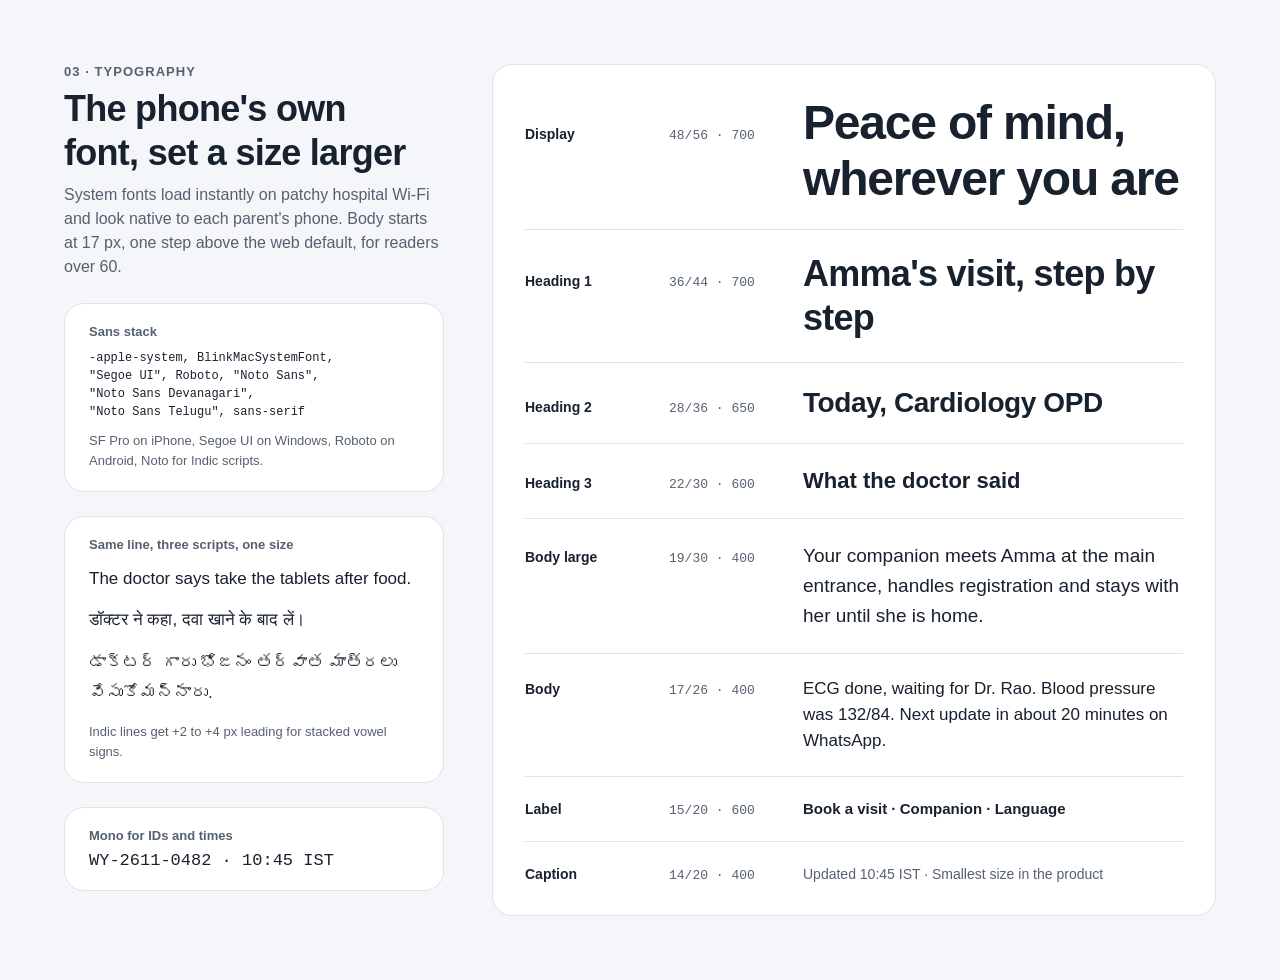
<file: theme/03 Typography scale-html/Typography.dc.html>
<!doctype html>
<html lang="en">
<head>
<meta charset="utf-8">
<title>WithYou typography scale</title>
<script src="./vendor/react.js"></script>
<script src="./vendor/react-dom.js"></script>
<script src="./support.js"></script>
</head>
<body>
<x-dc>
<helmet>
<style>
body{margin:0}
a{color:#2B5A9B}a:hover{color:#1B3C6B}
</style>
</helmet>
<div style="width: 1280px; height: 980px; box-sizing: border-box; padding: 64px; background: #F4F6F9; color: #18212E; font-family: -apple-system, BlinkMacSystemFont, 'Segoe UI', Roboto, 'Noto Sans', 'Noto Sans Devanagari', 'Noto Sans Telugu', 'Helvetica Neue', Arial, sans-serif; display: grid; grid-template-columns: 380px minmax(0, 1fr); gap: 48px">

  <aside style="display: flex; flex-direction: column; gap: 24px">
    <div style="display: flex; flex-direction: column; gap: 8px">
      <p style="margin: 0; font-size: 13px; font-weight: 600; letter-spacing: 0.08em; text-transform: uppercase; color: #556170">03 · Typography</p>
      <h1 style="margin: 0; font-size: 36px; line-height: 44px; font-weight: 700; letter-spacing: -0.02em; text-wrap: balance">The phone's own font, set a size larger</h1>
      <p style="margin: 0; font-size: 16px; line-height: 24px; color: #556170">System fonts load instantly on patchy hospital Wi-Fi and look native to each parent's phone. Body starts at 17 px, one step above the web default, for readers over 60.</p>
    </div>

    <div style="background: #FFFFFF; border: 1px solid #DCE3EA; border-radius: 20px; padding: 20px 24px; display: flex; flex-direction: column; gap: 10px">
      <p style="margin: 0; font-size: 13px; font-weight: 600; color: #556170">Sans stack</p>
      <pre style="margin: 0; font-size: 12px; line-height: 18px; font-family: ui-monospace, SFMono-Regular, Menlo, monospace; white-space: pre-wrap">-apple-system, BlinkMacSystemFont,
"Segoe UI", Roboto, "Noto Sans",
"Noto Sans Devanagari",
"Noto Sans Telugu", sans-serif</pre>
      <p style="margin: 0; font-size: 13px; line-height: 20px; color: #556170">SF Pro on iPhone, Segoe UI on Windows, Roboto on Android, Noto for Indic scripts.</p>
    </div>

    <div style="background: #FFFFFF; border: 1px solid #DCE3EA; border-radius: 20px; padding: 20px 24px; display: flex; flex-direction: column; gap: 14px">
      <p style="margin: 0; font-size: 13px; font-weight: 600; color: #556170">Same line, three scripts, one size</p>
      <p style="margin: 0; font-size: 17px; line-height: 26px">The doctor says take the tablets after food.</p>
      <p lang="hi" style="margin: 0; font-size: 17px; line-height: 28px">डॉक्टर ने कहा, दवा खाने के बाद लें।</p>
      <p lang="te" style="margin: 0; font-size: 17px; line-height: 30px">డాక్టర్ గారు భోజనం తర్వాత మాత్రలు వేసుకోమన్నారు.</p>
      <p style="margin: 0; font-size: 13px; line-height: 20px; color: #556170">Indic lines get +2 to +4 px leading for stacked vowel signs.</p>
    </div>

    <div style="background: #FFFFFF; border: 1px solid #DCE3EA; border-radius: 20px; padding: 20px 24px; display: flex; flex-direction: column; gap: 8px">
      <p style="margin: 0; font-size: 13px; font-weight: 600; color: #556170">Mono for IDs and times</p>
      <p style="margin: 0; font-size: 17px; font-family: ui-monospace, SFMono-Regular, Menlo, monospace; font-variant-numeric: tabular-nums">WY-2611-0482 · 10:45 IST</p>
    </div>
  </aside>

  <section style="background: #FFFFFF; border: 1px solid #DCE3EA; border-radius: 20px; padding: 8px 32px; display: flex; flex-direction: column">
    <div style="display: grid; grid-template-columns: 120px 110px minmax(0, 1fr); gap: 24px; align-items: baseline; padding: 22px 0; border-bottom: 1px solid #DCE3EA">
      <span style="font-size: 14px; font-weight: 600">Display</span>
      <span style="font-size: 13px; color: #556170; font-family: ui-monospace, SFMono-Regular, Menlo, monospace">48/56 · 700</span>
      <span style="font-size: 48px; line-height: 56px; font-weight: 700; letter-spacing: -0.025em; text-wrap: balance">Peace of mind, wherever you are</span>
    </div>
    <div style="display: grid; grid-template-columns: 120px 110px minmax(0, 1fr); gap: 24px; align-items: baseline; padding: 22px 0; border-bottom: 1px solid #DCE3EA">
      <span style="font-size: 14px; font-weight: 600">Heading 1</span>
      <span style="font-size: 13px; color: #556170; font-family: ui-monospace, SFMono-Regular, Menlo, monospace">36/44 · 700</span>
      <span style="font-size: 36px; line-height: 44px; font-weight: 700; letter-spacing: -0.02em">Amma's visit, step by step</span>
    </div>
    <div style="display: grid; grid-template-columns: 120px 110px minmax(0, 1fr); gap: 24px; align-items: baseline; padding: 22px 0; border-bottom: 1px solid #DCE3EA">
      <span style="font-size: 14px; font-weight: 600">Heading 2</span>
      <span style="font-size: 13px; color: #556170; font-family: ui-monospace, SFMono-Regular, Menlo, monospace">28/36 · 650</span>
      <span style="font-size: 28px; line-height: 36px; font-weight: 650; letter-spacing: -0.015em">Today, Cardiology OPD</span>
    </div>
    <div style="display: grid; grid-template-columns: 120px 110px minmax(0, 1fr); gap: 24px; align-items: baseline; padding: 22px 0; border-bottom: 1px solid #DCE3EA">
      <span style="font-size: 14px; font-weight: 600">Heading 3</span>
      <span style="font-size: 13px; color: #556170; font-family: ui-monospace, SFMono-Regular, Menlo, monospace">22/30 · 600</span>
      <span style="font-size: 22px; line-height: 30px; font-weight: 600">What the doctor said</span>
    </div>
    <div style="display: grid; grid-template-columns: 120px 110px minmax(0, 1fr); gap: 24px; align-items: baseline; padding: 22px 0; border-bottom: 1px solid #DCE3EA">
      <span style="font-size: 14px; font-weight: 600">Body large</span>
      <span style="font-size: 13px; color: #556170; font-family: ui-monospace, SFMono-Regular, Menlo, monospace">19/30 · 400</span>
      <span style="font-size: 19px; line-height: 30px; max-width: 620px">Your companion meets Amma at the main entrance, handles registration and stays with her until she is home.</span>
    </div>
    <div style="display: grid; grid-template-columns: 120px 110px minmax(0, 1fr); gap: 24px; align-items: baseline; padding: 22px 0; border-bottom: 1px solid #DCE3EA">
      <span style="font-size: 14px; font-weight: 600">Body</span>
      <span style="font-size: 13px; color: #556170; font-family: ui-monospace, SFMono-Regular, Menlo, monospace">17/26 · 400</span>
      <span style="font-size: 17px; line-height: 26px; max-width: 620px">ECG done, waiting for Dr. Rao. Blood pressure was 132/84. Next update in about 20 minutes on WhatsApp.</span>
    </div>
    <div style="display: grid; grid-template-columns: 120px 110px minmax(0, 1fr); gap: 24px; align-items: baseline; padding: 22px 0; border-bottom: 1px solid #DCE3EA">
      <span style="font-size: 14px; font-weight: 600">Label</span>
      <span style="font-size: 13px; color: #556170; font-family: ui-monospace, SFMono-Regular, Menlo, monospace">15/20 · 600</span>
      <span style="font-size: 15px; line-height: 20px; font-weight: 600">Book a visit · Companion · Language</span>
    </div>
    <div style="display: grid; grid-template-columns: 120px 110px minmax(0, 1fr); gap: 24px; align-items: baseline; padding: 22px 0">
      <span style="font-size: 14px; font-weight: 600">Caption</span>
      <span style="font-size: 13px; color: #556170; font-family: ui-monospace, SFMono-Regular, Menlo, monospace">14/20 · 400</span>
      <span style="font-size: 14px; line-height: 20px; color: #556170">Updated 10:45 IST · Smallest size in the product</span>
    </div>
  </section>
</div>
</x-dc>
<script type="text/x-dc" data-dc-script data-props='{"$preview":{"width":1280,"height":980}}'>
class Component extends DCLogic {
renderVals() {
return {};
}
}
</script>
</body>
</html>
</file>
<file: styles.css>
:root {
  /* WithYou palette (theme/02 Color palette) */
  --color-bg: #F4F6F9;            /* Cloud: app canvas */
  --color-surface: #FFFFFF;       /* Paper: cards, nav, inputs */
  --color-text: #18212E;          /* Ink */
  --color-text-muted: #556170;    /* Muted */
  --color-primary: #2B5A9B;       /* Harbor Blue */
  --color-primary-hover: #224A82;
  --color-primary-dark: #1B3C6B;
  --color-primary-light: #2B5A9B;
  --color-primary-tint: #E6EEF8;
  --color-primary-pale: #C9DCF2;
  --color-secondary: #4E7363;     /* Sage */
  --color-secondary-dark: #3A5A4B;
  --color-secondary-tint: #EAF1ED;
  --color-accent: #F0A868;        /* Apricot: ink text only */
  --color-accent-tint: #FDF1E6;
  --color-border: #DCE3EA;        /* Line */
  --color-done: #1E7A46;
  --color-wait: #A35A00;
  --color-alert: #B42318;

  --shadow-raised: 0 1px 2px rgba(24, 33, 46, 0.06), 0 8px 24px rgba(24, 33, 46, 0.08);

  /* Typography (theme/03 Typography scale): system fonts, body 17/26 */
  --font-body: -apple-system, BlinkMacSystemFont, 'Segoe UI', Roboto, 'Noto Sans', 'Noto Sans Devanagari', 'Noto Sans Telugu', 'Helvetica Neue', Arial, sans-serif;
  --font-mono: ui-monospace, SFMono-Regular, Menlo, monospace;
  --container-max: 1100px;
}

* {
  box-sizing: border-box;
}

html {
  scroll-behavior: smooth;
}

body {
  margin: 0;
  font-family: var(--font-body);
  font-size: 17px;
  line-height: 26px;
  color: var(--color-text);
  background: var(--color-bg);
}

h1, h2, h3 {
  font-weight: 700;
  color: var(--color-text);
  margin: 0 0 1rem;
  text-wrap: balance;
}

/* Display 48/56 · H1 36/44 · H3 22/30 (cards use 20/28) */
h1 { font-size: clamp(2.25rem, 5vw, 3rem); line-height: 1.17; letter-spacing: -0.025em; }
h2 { font-size: clamp(1.75rem, 4vw, 2.25rem); line-height: 1.22; letter-spacing: -0.02em; text-align: center; }
h3 { font-size: 1.25rem; line-height: 28px; font-weight: 600; }

p {
  margin: 0 0 1rem;
}

a {
  color: var(--color-primary);
}

a:hover {
  color: var(--color-primary-dark);
}

.container {
  max-width: var(--container-max);
  margin: 0 auto;
  padding: 0 1.5rem;
}

/* Header */
.site-header {
  background: var(--color-surface);
  border-bottom: 1px solid var(--color-border);
  position: sticky;
  top: 0;
  z-index: 10;
}

.header-inner {
  display: flex;
  align-items: center;
  justify-content: space-between;
  min-height: 72px;
  position: relative;
}

.logo {
  display: flex;
  align-items: center;
  gap: 8px;
  color: var(--color-text);
  text-decoration: none;
}

.logo:hover {
  color: var(--color-text);
}

.logo-mark {
  display: block;
  width: 60px;
  height: 36px;
}

.logo-word {
  font-size: 24px;
  font-weight: 700;
  letter-spacing: -0.035em;
  line-height: 1;
}

.logo-you {
  color: var(--color-primary);
}

.site-nav {
  display: flex;
  gap: 1.5rem;
}

.site-nav a {
  color: var(--color-text);
  text-decoration: none;
  font-size: 15px;
  font-weight: 500;
}

.site-nav a:hover {
  color: var(--color-primary);
}

.nav-toggle {
  display: none;
  flex-direction: column;
  justify-content: center;
  gap: 5px;
  width: 44px;
  height: 44px;
  background: none;
  border: none;
  cursor: pointer;
  padding: 0;
}

.nav-toggle span {
  display: block;
  height: 3px;
  width: 28px;
  margin: 0 auto;
  background: var(--color-text);
  border-radius: 2px;
}

/* Hero */
.hero {
  background: var(--color-primary);
  padding: 4rem 0 3.5rem;
  text-align: center;
}

.hero .eyebrow {
  color: var(--color-accent);
  font-weight: 600;
  letter-spacing: 0.08em;
  text-transform: uppercase;
  font-size: 13px;
  margin-bottom: 0.75rem;
}

.hero h1 {
  color: #fff;
}

.hero-sub {
  color: var(--color-primary-pale);
  max-width: 680px;
  margin: 0 auto 2rem;
  font-size: 19px;
  line-height: 30px;
}

.hero-actions {
  display: flex;
  gap: 1rem;
  justify-content: center;
  flex-wrap: wrap;
}

/* Buttons */
/* Buttons (theme/04): 52px tall, radius 12, 17/600 label, min width 160 */
.btn {
  display: inline-flex;
  align-items: center;
  justify-content: center;
  height: 52px;
  min-width: 160px;
  padding: 0 24px;
  border: 0;
  border-radius: 12px;
  text-decoration: none;
  font-weight: 600;
  font-size: 17px;
  transition: background-color 0.15s ease, box-shadow 0.15s ease, transform 0.15s ease;
}

/* Buttons share the icon theme: Harbor Blue tint fill, blue label, blue outline */
.btn-primary {
  background: var(--color-primary-tint);
  color: var(--color-primary);
  border: 2px solid var(--color-primary);
}

.btn-primary:hover:not(:disabled) {
  background: var(--color-primary-pale);
  color: var(--color-primary-dark);
  box-shadow: 0 4px 12px rgba(43, 90, 155, 0.18);
}

.btn-primary:active:not(:disabled) {
  background: var(--color-primary-pale);
  color: var(--color-primary-dark);
  box-shadow: inset 0 2px 4px rgba(43, 90, 155, 0.2);
  transform: translateY(1px);
}

.btn-secondary {
  background: var(--color-surface);
  color: var(--color-primary);
  border: 2px solid var(--color-primary);
}

.btn-secondary:hover:not(:disabled) {
  background: var(--color-primary-tint);
  color: var(--color-primary-dark);
}

/* Reversed buttons on the Harbor Blue hero */
.hero .btn-primary:not(.btn-submit) {
  background: #fff;
  color: var(--color-primary);
}

.hero .btn-primary:not(.btn-submit):hover:not(:disabled) {
  background: var(--color-primary-tint);
  color: var(--color-primary-dark);
  box-shadow: 0 4px 12px rgba(24, 33, 46, 0.25);
}

.hero .btn-secondary {
  background: transparent;
  color: #fff;
  border-color: #fff;
}

.hero .btn-secondary:hover {
  background: rgba(255, 255, 255, 0.12);
  color: #fff;
}

/* Hero (index2): light split hero, headline with accent phrase, bulleted highlights, brand panel */
.hero.hero-split {
  background: var(--color-surface);
  text-align: left;
  padding: 3rem 0 3.5rem;
}

.hero-grid {
  display: grid;
  grid-template-columns: 1fr;
  gap: 2rem;
  align-items: center;
}

.hero-split h1 {
  color: var(--color-text);
}

.hero-accent {
  color: var(--color-primary);
}

.hero-lead {
  margin: 1.25rem 0 1.25rem;
  font-size: 19px;
  line-height: 1.5;
  color: var(--color-text);
}

.hero-points {
  list-style: none;
  margin: 0 0 2rem;
  padding: 0;
  display: grid;
  gap: 1rem;
}

.hero-points li {
  position: relative;
  padding-left: 1.75rem;
}

.hero-points li::before {
  content: "";
  position: absolute;
  left: 0;
  top: 0.5rem;
  width: 9px;
  height: 9px;
  background: var(--color-accent);
}

.hero-points strong {
  display: block;
  font-size: 18px;
  line-height: 1.35;
  color: var(--color-text);
}

.hero-points span {
  display: block;
  font-size: 15px;
  line-height: 1.45;
  color: var(--color-text-muted);
}

.hero.hero-split .hero-actions {
  justify-content: flex-start;
}

.hero.hero-split .btn:not(.btn-submit) {
  height: 48px;
  min-width: 0;
  padding: 0 28px;
  border-radius: 999px;
  font-size: 16px;
}

.hero.hero-split .btn-primary:not(.btn-submit) {
  background: var(--color-primary-tint);
  color: var(--color-primary);
  border-color: var(--color-primary);
}

.hero.hero-split .btn-primary:not(.btn-submit):hover:not(:disabled) {
  background: var(--color-primary-pale);
  color: var(--color-primary-dark);
  box-shadow: 0 4px 12px rgba(43, 90, 155, 0.18);
}

.hero.hero-split .btn-secondary {
  background: var(--color-surface);
  color: var(--color-primary);
  border: 2px solid var(--color-primary);
}

.hero.hero-split .btn-secondary:hover {
  background: var(--color-primary-tint);
  color: var(--color-primary-dark);
}

.hero-note {
  margin: 1.25rem 0 0;
  color: var(--color-text-muted);
  font-size: 13px;
}

/* Lead card (index2): one-way contact request, WhatsApp call or email */
.lead-card {
  background: var(--color-surface);
  border: 1px solid var(--color-border);
  border-radius: 20px;
  padding: 1.75rem 1.5rem;
}

.lead-card h2 {
  margin: 0 0 6px;
  font-size: 1.4rem;
  text-align: center;
}

.lead-sub {
  margin: 0 0 1.25rem;
  font-size: 15px;
  text-align: center;
  color: var(--color-text-muted);
}

.lead-tabs {
  display: grid;
  grid-template-columns: 1fr 1fr;
  gap: 4px;
  margin-bottom: 1.5rem;
  padding: 4px;
  background: var(--color-bg);
  border: 1px solid var(--color-border);
  border-radius: 12px;
}

/* Segmented control: quiet inactive option, raised white active option */
.lead-tab {
  display: inline-flex;
  align-items: center;
  justify-content: center;
  gap: 8px;
  height: 44px;
  border: 0;
  border-radius: 9px;
  background: transparent;
  color: var(--color-text-muted);
  font: inherit;
  font-size: 15px;
  font-weight: 600;
  letter-spacing: 0.01em;
  cursor: pointer;
  transition: background-color 0.2s ease, color 0.2s ease, box-shadow 0.2s ease;
}

.lead-tab-icon {
  width: 18px;
  height: 18px;
  flex-shrink: 0;
}

.lead-tab:hover:not(.is-active) {
  color: var(--color-text);
  background: rgba(24, 33, 46, 0.04);
}

.lead-tab.is-active {
  background: var(--color-surface);
  color: var(--color-primary);
  box-shadow: 0 1px 2px rgba(24, 33, 46, 0.08), 0 2px 8px rgba(24, 33, 46, 0.08), inset 0 0 0 1px var(--color-border);
}

.lead-tab:focus-visible {
  outline: 2px solid var(--color-primary);
  outline-offset: 2px;
}

.lead-form[hidden] {
  display: none;
}

.lead-form .field {
  margin: 0 0 1rem;
}

.lead-form label {
  display: block;
  margin-bottom: 6px;
  font-size: 15px;
  font-weight: 600;
}

.lead-form .req {
  color: var(--color-alert);
}

.lead-form input[type="text"],
.lead-form input[type="tel"],
.lead-form input[type="email"],
.lead-form textarea {
  width: 100%;
  padding: 0 14px;
  border: 1.5px solid var(--color-border);
  border-radius: 12px;
  font: inherit;
  color: var(--color-text);
  background: var(--color-surface);
}

.lead-form input[type="text"],
.lead-form input[type="tel"],
.lead-form input[type="email"] {
  height: 48px;
}

.lead-form textarea {
  padding: 12px 14px;
  resize: vertical;
  min-height: 104px;
}

.lead-form input:focus-visible,
.lead-form textarea:focus-visible {
  outline: 3px solid var(--color-primary-pale);
  border-color: var(--color-primary);
}

.lead-form .field-consent {
  display: flex;
  align-items: flex-start;
  gap: 10px;
  margin: 0 0 1.25rem;
  font-size: 14px;
  line-height: 1.5;
  font-weight: 400;
  color: var(--color-text-muted);
}

.lead-form .field-consent input {
  flex: 0 0 18px;
  width: 18px;
  height: 18px;
  margin: 1.5px 0 0;
  accent-color: var(--color-primary);
}

.lead-form .field-consent span {
  flex: 1;
}

.lead-form .btn {
  width: 100%;
}

.lead-form .btn:disabled {
  opacity: 0.6;
  cursor: not-allowed;
}

/* Solid Harbor Blue CTA with icon, label and arrow (form submits, Ask for a quote) */
.btn-submit {
  gap: 10px;
  height: 52px;
  border: 1px solid var(--color-primary-hover);
  border-radius: 12px;
  background: linear-gradient(180deg, #3366AD 0%, var(--color-primary) 100%);
  color: #fff;
  font-size: 16px;
  font-weight: 600;
  letter-spacing: 0.01em;
  box-shadow: inset 0 1px 0 rgba(255, 255, 255, 0.15), 0 1px 2px rgba(24, 33, 46, 0.12), 0 4px 12px rgba(43, 90, 155, 0.22);
  cursor: pointer;
}

.btn-submit .btn-icon {
  width: 18px;
  height: 18px;
  flex-shrink: 0;
}

.btn-submit .btn-arrow {
  width: 18px;
  height: 18px;
  flex-shrink: 0;
  margin-left: 2px;
  transition: transform 0.2s ease;
}

.btn-submit:hover:not(:disabled) {
  background: linear-gradient(180deg, var(--color-primary) 0%, var(--color-primary-hover) 100%);
  color: #fff;
  box-shadow: inset 0 1px 0 rgba(255, 255, 255, 0.15), 0 2px 4px rgba(24, 33, 46, 0.12), 0 8px 20px rgba(43, 90, 155, 0.28);
}

.btn-submit:hover:not(:disabled) .btn-arrow {
  transform: translateX(3px);
}

.btn-submit:active:not(:disabled) {
  background: var(--color-primary-dark);
  box-shadow: inset 0 2px 4px rgba(0, 0, 0, 0.2);
  transform: translateY(1px);
}

/* Form submits and Ask for a quote match the active segmented tab: white fill, blue label, hairline border, soft lift */
.lead-form .btn-submit,
a.btn-submit {
  background: var(--color-surface);
  color: var(--color-primary);
  border: 1px solid var(--color-border);
  box-shadow: 0 1px 2px rgba(24, 33, 46, 0.08), 0 2px 8px rgba(24, 33, 46, 0.08);
}

.lead-form .btn-submit:hover:not(:disabled),
a.btn-submit:hover:not(:disabled) {
  background: var(--color-surface);
  color: var(--color-primary-dark);
  border-color: var(--color-primary-pale);
  box-shadow: 0 2px 4px rgba(24, 33, 46, 0.08), 0 6px 16px rgba(24, 33, 46, 0.1);
}

.lead-form .btn-submit:active:not(:disabled),
a.btn-submit:active:not(:disabled) {
  background: var(--color-bg);
  box-shadow: 0 1px 2px rgba(24, 33, 46, 0.08);
}

.lead-form .btn-submit {
  margin-top: 0.25rem;
}

/* Disabled until the form is valid: neutral, clearly inactive, not a faded blue */
.lead-form .btn-submit:disabled {
  background: var(--color-bg);
  color: var(--color-text-muted);
  border-color: var(--color-border);
  box-shadow: none;
  opacity: 1;
  cursor: not-allowed;
}

.lead-form .btn-submit.is-loading {
  background: var(--color-surface);
  color: var(--color-primary);
  border-color: var(--color-border);
  cursor: progress;
}

.lead-form .btn-submit.is-loading .btn-arrow {
  display: none;
}

.field-trap {
  position: absolute;
  left: -9999px;
  height: 0;
  overflow: hidden;
}

.form-status {
  min-height: 1.5rem;
  margin: 1rem 0 0;
  font-size: 15px;
  font-weight: 600;
  text-align: center;
}

.form-status.is-ok {
  color: var(--color-done);
}

.form-status.is-error {
  color: var(--color-alert);
}

@media (min-width: 900px) {
  .hero.hero-split {
    padding: 4rem 0;
  }

  .hero-grid {
    grid-template-columns: 1.15fr 0.85fr;
    gap: 3rem;
  }
}

/* Sections */
.section {
  padding: 3.5rem 0;
}

.section:nth-of-type(even) {
  background: var(--color-surface);
}

.section-intro {
  text-align: center;
  max-width: 640px;
  margin: 0 auto 2.5rem;
  color: var(--color-text-muted);
}

.pricing, .contact {
  text-align: center;
}

/* Cards */
.card-grid {
  display: grid;
  grid-template-columns: 1fr;
  gap: 1.5rem;
}

.card {
  background: var(--color-surface);
  border: 1px solid var(--color-border);
  border-radius: 20px;
  padding: 24px;
  text-align: center;
}

.section:nth-of-type(even) .card {
  background: var(--color-bg);
}

.card-icon {
  width: 56px;
  height: 56px;
  margin: 0 auto 1rem;
  border-radius: 50%;
  background: var(--color-primary-tint);
  display: flex;
  align-items: center;
  justify-content: center;
  color: var(--color-primary);
}

.card-icon svg {
  width: 26px;
  height: 26px;
}

/* Check list */
.check-list {
  list-style: none;
  padding: 0;
  margin: 2rem 0 0;
  display: flex;
  flex-direction: column;
  gap: 0.75rem;
  max-width: 480px;
  margin-inline: auto;
  text-align: left;
}

.check-list li {
  position: relative;
  padding-left: 1.75rem;
  font-weight: 600;
}

.check-list li::before {
  content: "✓";
  position: absolute;
  left: 0;
  color: var(--color-done);
  font-weight: 700;
}

/* Contact */
.contact-details {
  display: flex;
  flex-direction: column;
  align-items: center;
  gap: 0.75rem;
  margin-top: 1.5rem;
}

.contact-link {
  font-size: 1.25rem;
  font-weight: 700;
  color: var(--color-primary);
  text-decoration: none;
}

.contact-link:hover {
  color: var(--color-primary-dark);
}

.service-area {
  color: var(--color-text-muted);
  margin-top: 0.5rem;
}

/* Footer */
.site-footer {
  background: var(--color-primary-dark);
  color: var(--color-primary-pale);
  text-align: center;
  padding: 1.5rem 0;
  font-size: 0.9rem;
}

/* Two-column layout */
.two-col {
  display: grid;
  grid-template-columns: 1fr;
  gap: 1.5rem;
}

.audience-card {
  background: var(--color-bg);
  border: 1px solid var(--color-border);
  border-radius: 20px;
  padding: 2rem 1.75rem;
  text-align: center;
}

/* How it works */
.steps {
  list-style: none;
  padding: 0;
  margin: 0;
  display: grid;
  grid-template-columns: 1fr;
  gap: 1.5rem;
  counter-reset: none;
}

.step {
  background: var(--color-surface);
  border: 1px solid var(--color-border);
  border-radius: 20px;
  padding: 1.75rem 1.5rem;
  text-align: center;
}

.step-icon {
  position: relative;
  margin-bottom: 0.75rem;
}

.step-badge {
  position: absolute;
  top: -4px;
  right: -6px;
  width: 22px;
  height: 22px;
  border-radius: 50%;
  background: #fff;
  color: var(--color-primary);
  border: 2px solid var(--color-primary);
  font-size: 0.75rem;
  font-weight: 700;
  line-height: 18px;
  text-align: center;
}

.step-num {
  display: inline-flex;
  align-items: center;
  justify-content: center;
  width: 44px;
  height: 44px;
  border-radius: 50%;
  background: #fff;
  color: var(--color-primary);
  border: 2px solid var(--color-primary);
  font-weight: 700;
  font-size: 1.2rem;
  margin-bottom: 0.75rem;
}

.step p,
.card p {
  margin-bottom: 0;
  color: var(--color-text-muted);
  font-size: 1rem;
}

/* Sample summary */
.summary-card {
  background: var(--color-surface);
  border: 1px solid var(--color-border);
  border-radius: 20px;
  padding: 1.75rem;
  max-width: 920px;
  margin: 0 auto;
  box-shadow: var(--shadow-raised);
}

.summary-header {
  display: flex;
  gap: 1rem;
  align-items: flex-start;
  border-bottom: 1px solid var(--color-border);
  padding-bottom: 1rem;
  margin-bottom: 1.25rem;
}

.summary-badge {
  flex-shrink: 0;
  background: var(--color-accent);
  color: var(--color-text);
  font-weight: 700;
  font-size: 13px;
  letter-spacing: 0.08em;
  text-transform: uppercase;
  padding: 0.3rem 0.7rem;
  border-radius: 999px;
}

.summary-title {
  font-weight: 600;
  color: var(--color-text);
  font-size: 1.15rem;
  margin: 0;
}

.summary-meta {
  color: var(--color-text-muted);
  font-size: 0.9rem;
  margin: 0.25rem 0 0;
}

.summary-grid {
  display: grid;
  grid-template-columns: 1fr;
  gap: 1rem;
}

.summary-block {
  background: var(--color-bg);
  border-radius: 12px;
  padding: 1.25rem;
}

.summary-block h3 {
  font-size: 1.05rem;
  margin-bottom: 0.5rem;
}

.summary-block ul {
  margin: 0;
  padding-left: 1.2rem;
  font-size: 0.98rem;
}

.summary-block li + li {
  margin-top: 0.35rem;
}

.summary-block-alert {
  background: var(--color-accent-tint);
}

.summary-flag {
  margin: 0.75rem 0 0;
  font-size: 0.9rem;
  color: var(--color-text-muted);
}

.sample-note {
  text-align: center;
  color: var(--color-text-muted);
  font-size: 0.9rem;
  margin-top: 1rem;
}

/* What you receive: parts */
.receive-part {
  max-width: 920px;
  margin: 0 auto 3rem;
}

.receive-heading {
  display: flex;
  align-items: center;
  gap: 1rem;
  font-size: 1.5rem;
  margin-bottom: 0.5rem;
}

.receive-icon {
  position: relative;
  display: inline-flex;
  align-items: center;
  justify-content: center;
  width: 44px;
  height: 44px;
  border-radius: 50%;
  background: var(--color-primary-tint);
  color: var(--color-primary);
  flex-shrink: 0;
}

.receive-icon svg {
  width: 22px;
  height: 22px;
}

.receive-num {
  display: inline-flex;
  align-items: center;
  justify-content: center;
  width: 36px;
  height: 36px;
  border-radius: 50%;
  background: #fff;
  color: var(--color-primary);
  border: 2px solid var(--color-primary);
  font-size: 1.05rem;
  flex-shrink: 0;
}

.receive-intro {
  color: var(--color-text-muted);
  margin-bottom: 1.25rem;
}

/* Vertical timeline */
.timeline-card {
  background: var(--color-surface);
  border: 1px solid var(--color-border);
  border-radius: 20px;
  padding: 1.75rem;
  box-shadow: var(--shadow-raised);
}

.timeline {
  list-style: none;
  margin: 0;
  padding: 0;
}

.tl-item {
  position: relative;
  margin-left: 7px;
  border-left: 2px solid var(--color-border);
  padding: 0 0 1.5rem 1.25rem;
}

.tl-item:last-child {
  border-left-color: transparent;
  padding-bottom: 0;
}

.tl-item::before {
  content: "";
  position: absolute;
  left: -8px;
  top: 0.25rem;
  width: 14px;
  height: 14px;
  border-radius: 50%;
  background: var(--color-surface);
  border: 2px solid var(--color-border);
  box-sizing: border-box;
}

.tl-key::before {
  background: var(--color-surface);
  border: 3px solid var(--color-accent);
}

.tl-done::before {
  background: var(--color-primary);
  border-color: var(--color-primary);
}

.tl-time {
  display: flex;
  align-items: baseline;
  gap: 0.5rem;
  line-height: 1.3;
  margin-bottom: 0.2rem;
}

.tl-time strong {
  color: var(--color-text);
  font-size: 0.95rem;
  font-family: var(--font-mono);
  font-variant-numeric: tabular-nums;
  font-weight: 600;
}

.tl-time span {
  color: var(--color-text-muted);
  font-size: 0.8rem;
}

.tl-body h4 {
  margin: 0 0 0.25rem;
  font-size: 1.05rem;
  font-weight: 600;
  color: var(--color-text);
  line-height: 1.35;
}

.tl-body p {
  margin: 0;
  font-size: 0.98rem;
  color: var(--color-text);
}

.tl-key .tl-body p {
  background: var(--color-bg);
  border-radius: 10px;
  padding: 0.6rem 0.8rem;
  margin-top: 0.35rem;
}

.tl-artifacts {
  list-style: none;
  padding: 0;
  margin: 0.6rem 0 0;
  display: flex;
  flex-wrap: wrap;
  gap: 0.4rem;
}

.tl-artifacts li {
  background: var(--color-primary-tint);
  color: var(--color-primary);
  border-radius: 999px;
  padding: 4px 10px;
  font-size: 13px;
  font-weight: 600;
}

@media (min-width: 768px) {
  .tl-item {
    display: grid;
    grid-template-columns: 120px 1fr;
    gap: 0 1.5rem;
    margin-left: 0;
    border-left: 0;
    padding: 0;
  }

  .tl-item::before {
    left: calc(120px + 1.5rem - 6px);
  }

  .tl-time {
    display: block;
    text-align: right;
    margin-bottom: 0;
  }

  .tl-time strong,
  .tl-time span {
    display: block;
  }

  .tl-time strong {
    font-size: 1.05rem;
  }

  .tl-time span {
    font-size: 0.82rem;
  }

  .tl-body {
    border-left: 2px solid var(--color-border);
    padding: 0 0 1.5rem 1.5rem;
  }

  .tl-item:last-child .tl-body {
    border-left-color: transparent;
    padding-bottom: 0;
  }
}

@media (max-width: 767px) {
  .timeline-card {
    padding: 1.25rem 1rem;
  }
}

/* What you receive: collapsible parts */
.receive-summary {
  display: grid;
  grid-template-columns: 1fr auto;
  align-items: center;
  align-content: start;
  gap: 0 1rem;
  cursor: pointer;
  list-style: none;
  background: var(--color-surface);
  border: 1px solid var(--color-border);
  border-radius: 20px;
  padding: 1.25rem 1.5rem;
  transition: border-color 0.15s ease, box-shadow 0.15s ease;
}

.receive-summary::-webkit-details-marker {
  display: none;
}

.receive-summary:hover {
  border-color: var(--color-primary-light);
  box-shadow: var(--shadow-raised);
}

.receive-summary:focus-visible {
  outline: 3px solid var(--color-accent);
  outline-offset: 3px;
}

.receive-summary .receive-heading {
  margin-bottom: 0.35rem;
}

.receive-summary .receive-intro {
  display: block;
  grid-column: 1;
  margin: 0;
  font-size: 1rem;
}

.receive-toggle {
  grid-column: 1;
  grid-row: 3;
  justify-self: start;
  margin-top: 0.75rem;
  display: inline-flex;
  align-items: center;
  gap: 0.4rem;
  font-weight: 700;
  font-size: 0.9rem;
  color: var(--color-primary);
  white-space: nowrap;
}

.receive-toggle::before {
  content: "Expand";
}

.receive-toggle::after {
  content: "";
  width: 9px;
  height: 9px;
  border-right: 2.5px solid currentColor;
  border-bottom: 2.5px solid currentColor;
  transform: rotate(45deg) translateY(-3px);
  transition: transform 0.2s ease;
}

.receive-part[open] .receive-toggle::before {
  content: "Collapse";
}

.receive-part[open] .receive-toggle::after {
  transform: rotate(-135deg) translate(-2px, -2px);
}

.receive-part[open] > .receive-summary {
  margin-bottom: 1rem;
}

.receive-part {
  margin-bottom: 1.5rem;
}

@media (max-width: 767px) {
  .receive-summary .receive-heading {
    font-size: 1.3rem;
  }
}

@media (min-width: 768px) {
  .receive-toggle {
    grid-column: 2;
    grid-row: 1;
    margin-top: 0;
  }
}

/* What you receive: two columns on wide screens */
@media (min-width: 1024px) {
  .sample .container {
    max-width: 1200px;
  }

  .receive-cols {
    display: grid;
    grid-template-columns: 1fr 1fr;
    gap: 2rem;
    align-items: start;
  }

  .receive-cols .receive-part {
    max-width: none;
    margin: 0;
  }

  .receive-cols .summary-grid {
    grid-template-columns: 1fr;
  }

  .receive-cols .tl-item {
    grid-template-columns: 84px 1fr;
    gap: 0 1rem;
  }

  .receive-cols .tl-item::before {
    left: calc(84px + 1rem - 6px);
  }

  .receive-cols .tl-time strong {
    font-size: 0.95rem;
  }

  .receive-cols .tl-time span {
    font-size: 0.75rem;
  }
}

/* Who we are */
.founder-grid {
  display: grid;
  grid-template-columns: 1fr;
  gap: 1.5rem;
  max-width: 860px;
  margin: 0 auto;
  align-items: start;
}

.founder-card {
  background: var(--color-bg);
  border: 1px solid var(--color-border);
  border-radius: 20px;
  padding: 2rem 1.5rem 1.5rem;
  text-align: center;
}

.founder-photo {
  width: 120px;
  height: 120px;
  border-radius: 50%;
  object-fit: cover;
  margin: 0 auto 1rem;
  display: block;
  border: 4px solid var(--color-surface);
  box-shadow: 0 4px 16px rgba(24, 33, 46, 0.15);
}

.founder-photo-placeholder {
  display: flex;
  align-items: center;
  justify-content: center;
  background: var(--color-secondary);
  color: #fff;
  font-weight: 700;
  font-size: 2rem;
}

.founder-name {
  margin-bottom: 0.15rem;
}

.founder-role {
  color: var(--color-text-muted);
  font-size: 0.95rem;
  margin-bottom: 0.75rem;
}

.founder-linkedin {
  display: inline-flex;
  align-items: center;
  gap: 0.4rem;
  font-weight: 700;
  font-size: 0.95rem;
  color: #0A66C2;
  text-decoration: none;
}

.founder-linkedin:hover {
  text-decoration: underline;
}

.li-icon {
  width: 18px;
  height: 18px;
}

.founder-details {
  margin-top: 1.25rem;
  border-top: 1px solid var(--color-border);
  text-align: left;
}

.founder-details summary {
  cursor: pointer;
  list-style: none;
  display: flex;
  align-items: center;
  justify-content: center;
  gap: 0.5rem;
  font-weight: 700;
  color: var(--color-primary);
  padding: 0.9rem 0 0.25rem;
}

.founder-details summary::-webkit-details-marker {
  display: none;
}

.founder-details summary::after {
  content: "";
  width: 8px;
  height: 8px;
  border-right: 2.5px solid currentColor;
  border-bottom: 2.5px solid currentColor;
  transform: rotate(45deg) translateY(-3px);
  transition: transform 0.2s ease;
}

.founder-details[open] summary::after {
  transform: rotate(-135deg) translate(-2px, -2px);
}

.founder-details .when-open,
.founder-details[open] .when-closed {
  display: none;
}

.founder-details[open] .when-open {
  display: inline;
}

.founder-details summary:focus-visible {
  outline: 3px solid var(--color-accent);
  outline-offset: 3px;
  border-radius: 4px;
}

.founder-bio {
  padding-top: 0.75rem;
  font-size: 0.98rem;
}

.founder-bio ul {
  margin: 0;
  padding-left: 1.2rem;
}

.founder-bio li + li {
  margin-top: 0.35rem;
}

@media (min-width: 768px) {
  .founder-grid {
    grid-template-columns: 1fr 1fr;
  }
}

/* Scope: do / don't */
.scope-list {
  border-radius: 20px;
  padding: 1.75rem;
  border: 1px solid var(--color-border);
}

.scope-do {
  background: var(--color-secondary-tint);
}

.scope-do h3 {
  color: var(--color-secondary-dark);
}

.scope-dont {
  background: var(--color-accent-tint);
}

.scope-dont h3 {
  color: var(--color-wait);
}

.scope-list ul {
  margin: 1rem 0 0;
  padding-left: 1.2rem;
}

.two-col:has(.scope-list) {
  align-items: start;
}

/* When both lists are expanded, match their heights */
.two-col:has(.scope-do[open]):has(.scope-dont[open]) {
  align-items: stretch;
}

.scope-summary {
  display: flex;
  align-items: center;
  justify-content: space-between;
  gap: 1rem;
  cursor: pointer;
  list-style: none;
}

.scope-summary::-webkit-details-marker {
  display: none;
}

.scope-summary h3 {
  margin: 0;
}

.scope-toggle {
  display: inline-flex;
  align-items: center;
  gap: 0.4rem;
  font-weight: 600;
  font-size: 0.9rem;
  color: var(--color-text);
  white-space: nowrap;
}

.scope-toggle::before {
  content: "Expand";
}

.scope-toggle::after {
  content: "";
  width: 9px;
  height: 9px;
  border-right: 2.5px solid currentColor;
  border-bottom: 2.5px solid currentColor;
  transform: rotate(45deg) translateY(-3px);
  transition: transform 0.2s ease;
}

.scope-list[open] .scope-toggle::before {
  content: "Collapse";
}

.scope-list[open] .scope-toggle::after {
  transform: rotate(-135deg) translate(-2px, -2px);
}

.scope-list li + li {
  margin-top: 0.5rem;
}

.scope-note {
  text-align: center;
  margin: 1.75rem auto 0;
  max-width: 640px;
}

/* Trust detail panels */
.trust-detail {
  margin-top: 2rem;
}

.info-panel {
  background: var(--color-surface);
  border: 1px solid var(--color-border);
  border-radius: 20px;
  padding: 1.75rem;
}

.info-panel ol,
.info-panel ul {
  margin: 0 0 1rem;
  padding-left: 1.3rem;
}

.info-panel li + li {
  margin-top: 0.5rem;
}

.info-note {
  font-size: 0.95rem;
  color: var(--color-text-muted);
  margin: 0;
}

/* Pricing */
.price-grid {
  text-align: left;
  margin-bottom: 1.5rem;
}

.price-card {
  position: relative;
  text-align: left;
}

.price-card h3 {
  margin-bottom: 0.25rem;
}

.price-card .price {
  font-weight: 700;
  font-size: 1.4rem;
  color: var(--color-primary);
  font-variant-numeric: tabular-nums;
}

.price-card .check-list {
  margin: 1rem 0;
  max-width: none;
}

.price-card .check-list li {
  font-weight: 600;
  font-size: 0.98rem;
}

.price-card p.price-note {
  font-size: 0.9rem;
}

.price-card-featured {
  border: 2px solid var(--color-primary);
}

.price-tag {
  position: absolute;
  top: -0.8rem;
  left: 1.5rem;
  background: var(--color-primary);
  color: #fff;
  font-size: 13px;
  font-weight: 600;
  padding: 4px 10px;
  border-radius: 999px;
}

.pricing-footnote {
  max-width: 720px;
  margin: 0 auto 1.5rem;
  color: var(--color-text-muted);
  font-size: 0.95rem;
}

/* FAQ */
.faq-list {
  max-width: 760px;
  margin: 2rem auto 0;
  display: flex;
  flex-direction: column;
  gap: 0.75rem;
}

.faq-list details {
  background: var(--color-surface);
  border: 1px solid var(--color-border);
  border-radius: 12px;
  padding: 0 1.25rem;
}

.faq-list summary {
  cursor: pointer;
  font-weight: 600;
  color: var(--color-text);
  padding: 1rem 0;
  list-style-position: inside;
}

/* Focus: 3px Apricot ring, offset 2 */
a:focus-visible,
button:focus-visible,
summary:focus-visible,
.btn:focus-visible {
  outline: 3px solid var(--color-accent);
  outline-offset: 2px;
}

.faq-list details p {
  margin: 0 0 1rem;
  color: var(--color-text-muted);
}

/* Footer */
.footer-disclaimer {
  font-weight: 700;
}

.site-footer a {
  color: #fff;
}

.site-footer a:hover {
  color: var(--color-accent);
}

.site-footer .footer-logo {
  display: flex;
  align-items: center;
  justify-content: center;
  gap: 8px;
  margin-bottom: 1rem;
  color: #fff;
}

.site-footer .logo-word {
  font-size: 20px;
}

.site-footer .logo-you {
  color: var(--color-accent);
}

.site-footer p {
  margin: 0 0 0.5rem;
}

/* Legal pages */
.legal {
  padding: 3rem 0;
}

.legal .container {
  max-width: 780px;
  background: var(--color-surface);
  border: 1px solid var(--color-border);
  border-radius: 20px;
  padding: 2.5rem 2rem;
}

.legal h1 {
  font-size: clamp(1.75rem, 4vw, 2.4rem);
}

.legal h2 {
  text-align: left;
  font-size: 1.3rem;
  margin-top: 2rem;
}

.legal-meta {
  color: var(--color-text-muted);
  font-size: 0.95rem;
}

/* Responsive */
@media (max-width: 1000px) {
  .nav-toggle {
    display: flex;
  }

  .site-nav {
    display: none;
    flex-direction: column;
    position: absolute;
    top: 100%;
    left: 0;
    right: 0;
    background: var(--color-surface);
    border-bottom: 1px solid var(--color-border);
    box-shadow: var(--shadow-raised);
    padding: 1rem 1.5rem 1.5rem;
    gap: 1rem;
  }

  .site-nav.open {
    display: flex;
  }
}

@media (min-width: 768px) {
  .card-grid {
    grid-template-columns: repeat(3, 1fr);
  }

  .card-grid-4 {
    grid-template-columns: repeat(2, 1fr);
  }

  .price-grid-2 {
    grid-template-columns: repeat(2, minmax(0, 360px));
    justify-content: center;
  }

  .two-col,
  .summary-grid {
    grid-template-columns: 1fr 1fr;
  }

  .steps {
    grid-template-columns: repeat(4, 1fr);
  }
}

@media (min-width: 1024px) {
  .card-grid-4 {
    grid-template-columns: repeat(4, 1fr);
  }
}
</file>
